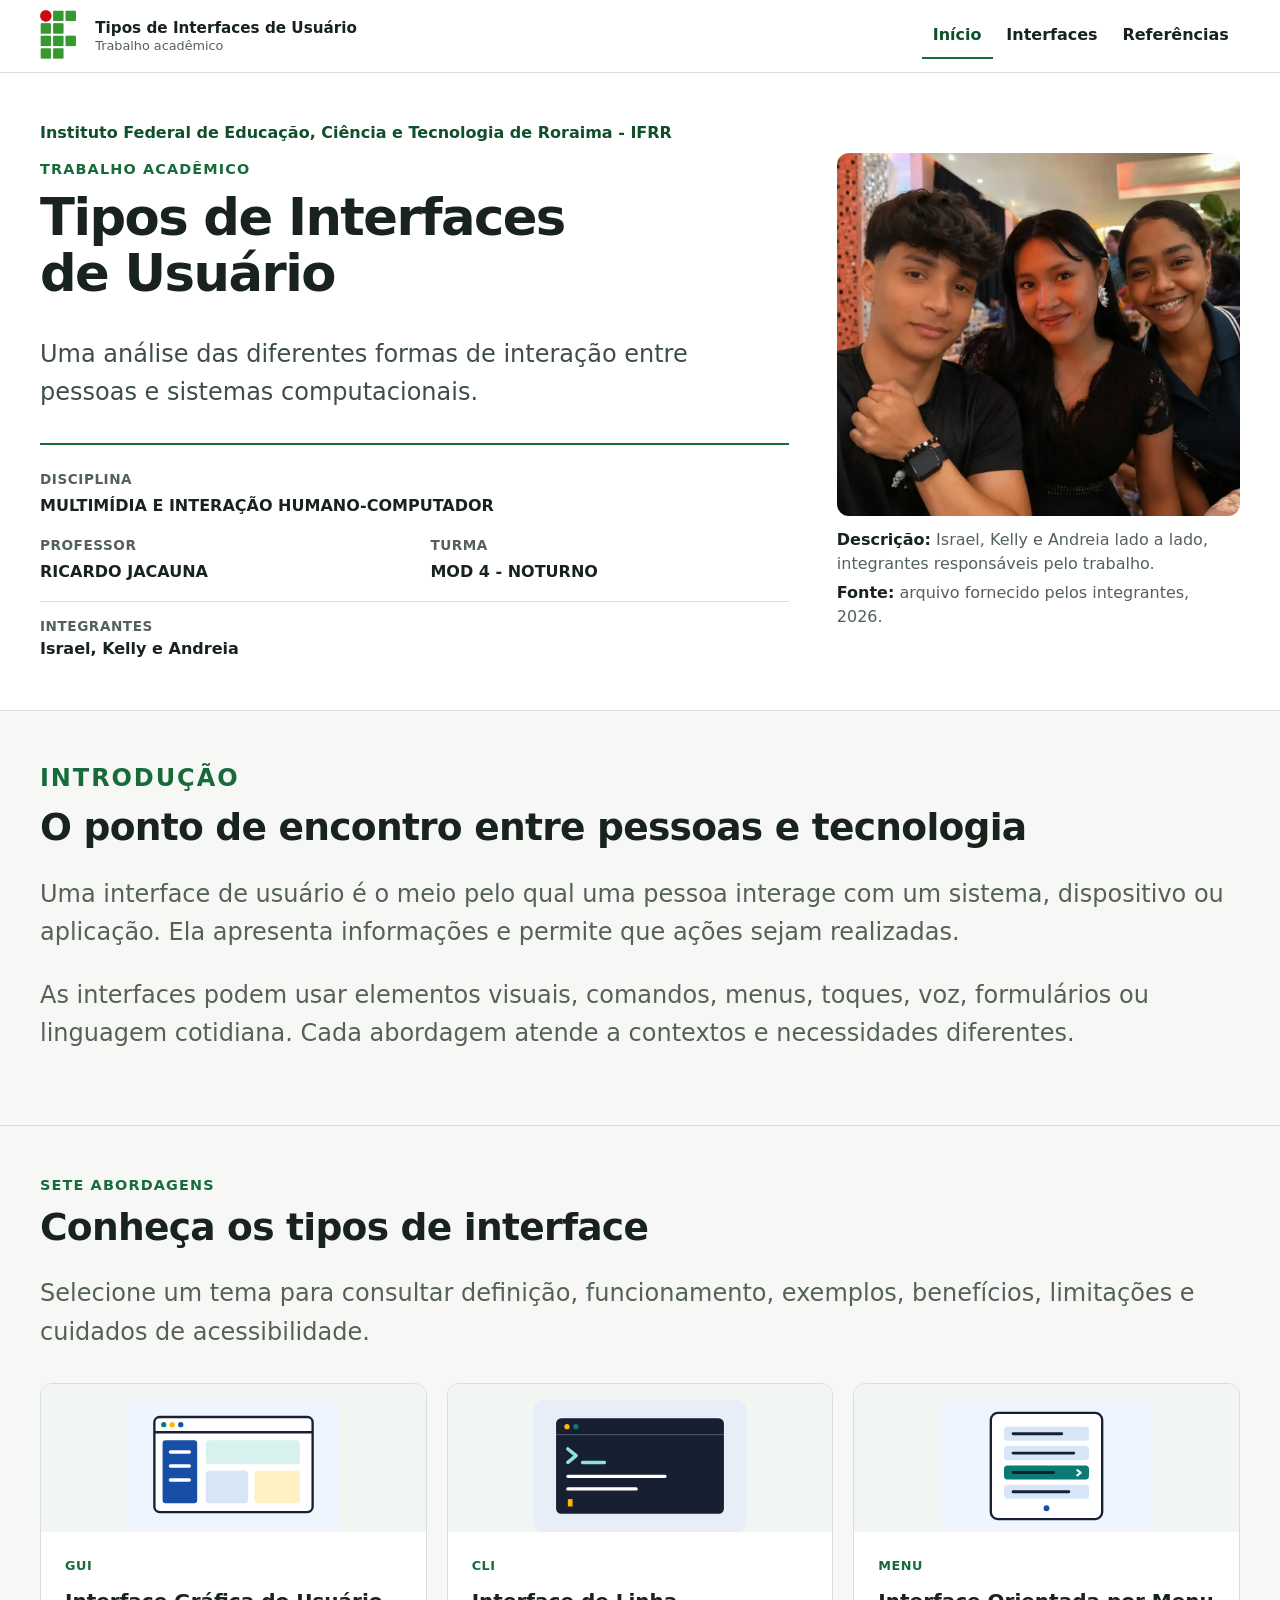
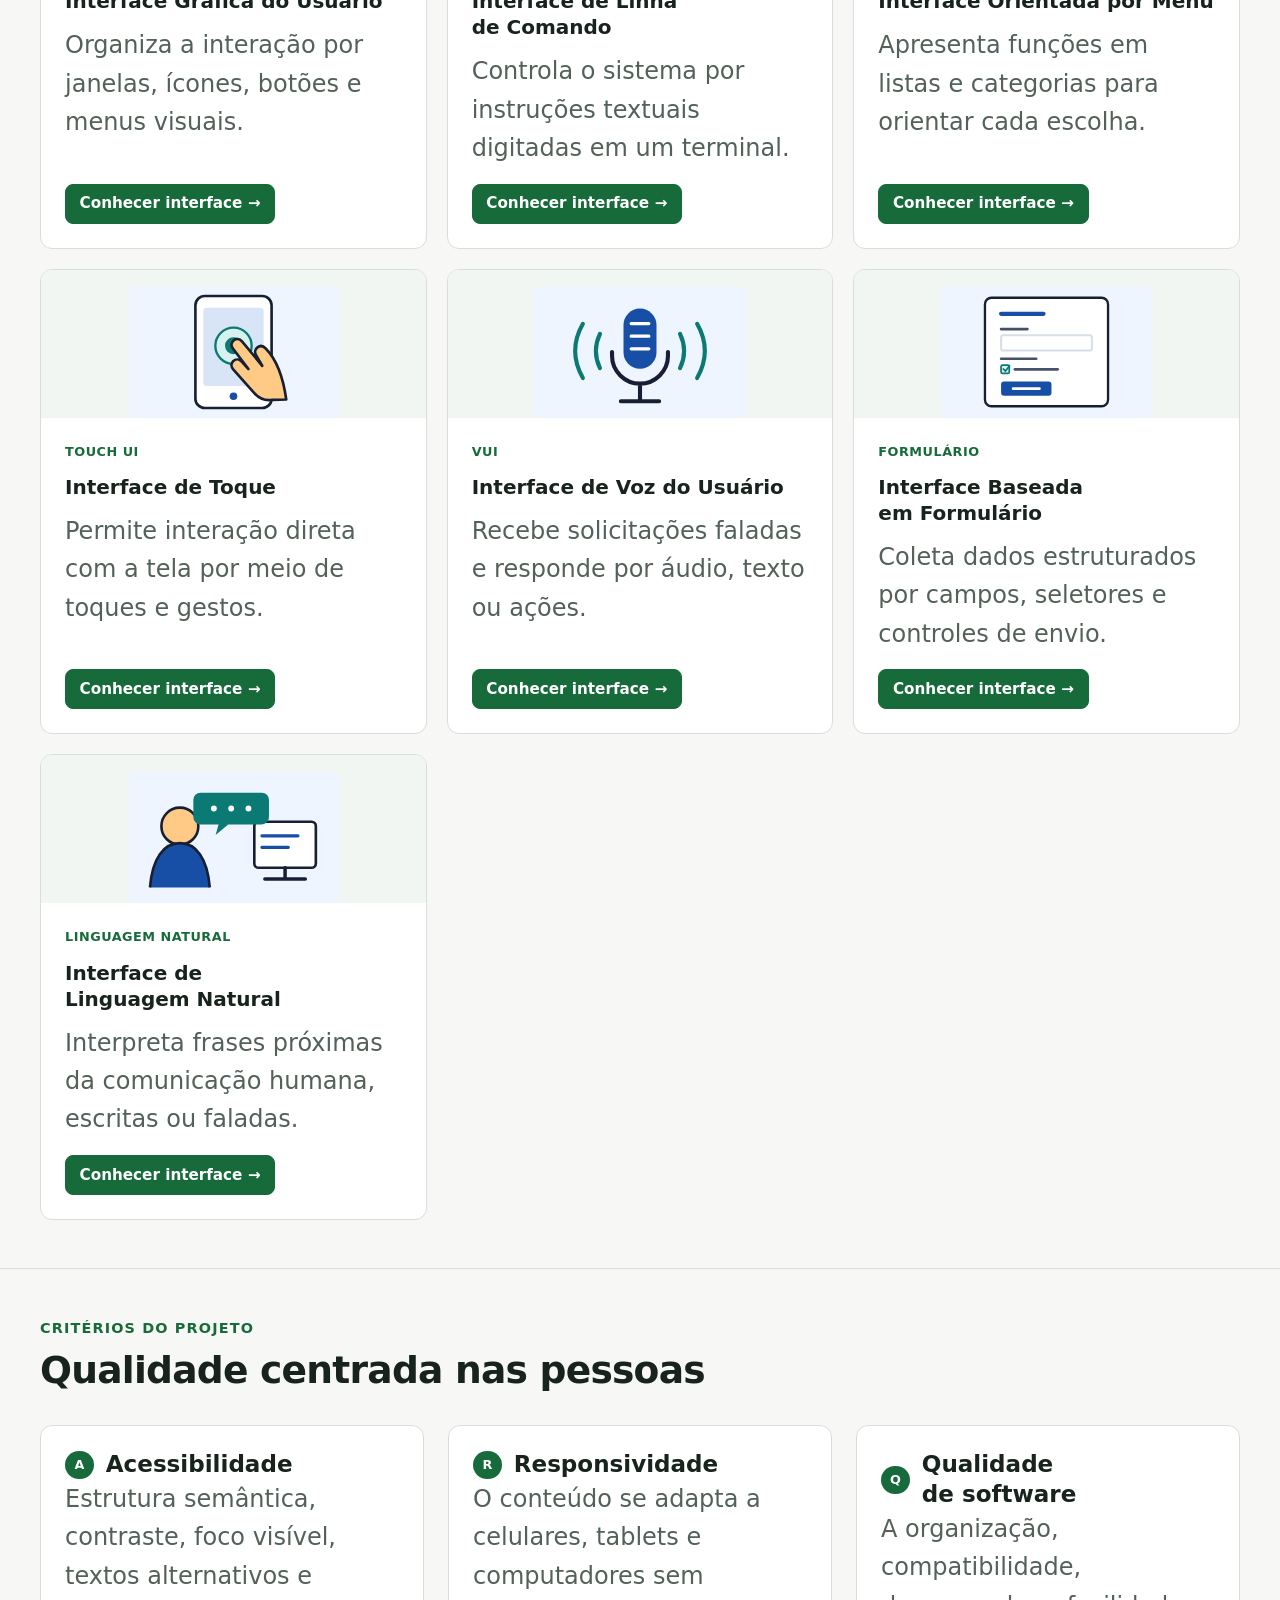
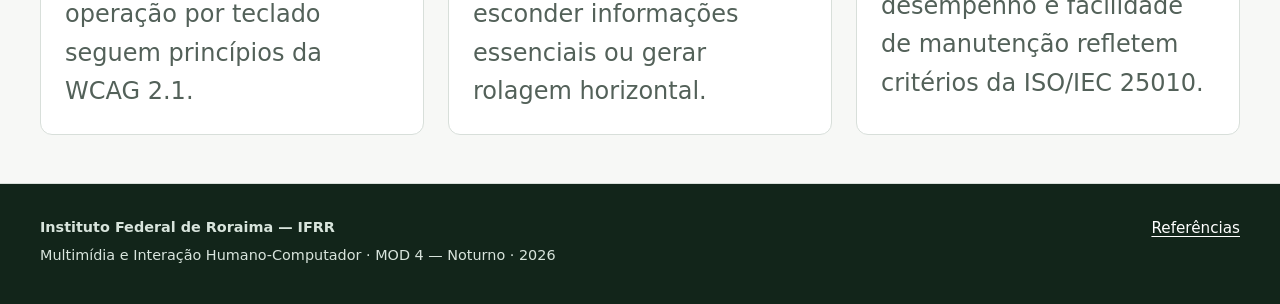
<file: index.html>
﻿<!doctype html>
<html lang="pt-BR">
<head>
  <meta charset="utf-8">
  <meta name="viewport" content="width=device-width, initial-scale=1">
  <meta name="description" content="Site acadêmico do IFRR sobre sete tipos de interfaces de usuário, suas aplicações, vantagens, limitações e acessibilidade.">
  <title>Tipos de Interfaces de Usuário — IFRR</title>
  <link rel="icon" href="./img/favicon.svg" type="image/svg+xml">
  <link rel="stylesheet" href="./libs/lenis/lenis.css">
  <link rel="stylesheet" href="./css/style.css">
  <script src="./libs/lenis/lenis.min.js" defer></script>
  <script src="./js/main.js" defer></script>
</head>
<body id="topo">
  <a class="pular-conteudo" href="#conteudo-principal">Pular para o conteúdo principal</a>

  <header class="site-header">
    <div class="container header-inner">
      <a class="brand" href="./index.html" aria-label="Ir para a página inicial - Tipos de Interfaces de Usuário">
        <img src="./img/logo-ifrr.png" width="849" height="175" alt="Logo do Instituto Federal de Educação, Ciência e Tecnologia de Roraima">
        <span class="brand-text">
          <strong>Tipos de Interfaces de Usuário</strong>
          <span>Trabalho acadêmico</span>
        </span>
      </a>
      <button class="botao-menu" type="button" aria-expanded="false" aria-controls="menu-principal">
        <span class="texto-menu">Menu</span>
        <span class="icone-menu" aria-hidden="true"></span>
      </button>
      <nav class="site-nav" id="menu-principal" aria-label="Navegação principal">
        <ul>
          <li><a href="./index.html" aria-current="page">Início</a></li>
          <li><a href="#interfaces">Interfaces</a></li>
          <li><a href="./paginas/referencias.html">Referências</a></li>
        </ul>
      </nav>
    </div>
  </header>

  <main id="conteudo-principal" tabindex="-1">
    <section class="hero" aria-labelledby="titulo-principal">
      <div class="container hero-grid">
        <div>
          <p class="institution-name">Instituto Federal de Educação, Ciência e Tecnologia de Roraima - IFRR</p>
          <p class="eyebrow">Trabalho acadêmico</p>
          <h1 id="titulo-principal">Tipos de Interfaces de Usuário</h1>
          <p class="lead">Uma análise das diferentes formas de interação entre pessoas e sistemas computacionais.</p>

          <dl class="academic-data">
            <div class="wide">
              <dt>Disciplina</dt>
              <dd>MULTIMÍDIA E INTERAÇÃO HUMANO-COMPUTADOR</dd>
            </div>
            <div>
              <dt>Professor</dt>
              <dd>RICARDO JACAUNA</dd>
            </div>
            <div>
              <dt>Turma</dt>
              <dd>MOD 4 - NOTURNO</dd>
            </div>
          </dl>

          <section class="integrantes-resumo" id="integrantes" aria-labelledby="integrantes-titulo">
            <h2 id="integrantes-titulo">Integrantes</h2>
            <p>Israel, Kelly e Andreia</p>
          </section>
        </div>

        <figure class="hero-figure figura-conteudo">
          <img src="./img/fotos-integrantes.webp" width="750" height="1333" alt="Israel, Kelly e Andreia lado a lado, integrantes responsáveis pelo trabalho">
          <figcaption>
            <span><strong>Descrição:</strong> Israel, Kelly e Andreia lado a lado, integrantes responsáveis pelo trabalho.</span>
            <span><strong>Fonte:</strong> arquivo fornecido pelos integrantes, 2026.</span>
          </figcaption>
        </figure>
      </div>
    </section>

    <section class="section secao-introducao" aria-labelledby="introducao-titulo">
      <div class="container">
        <div class="conteudo-introducao">
          <p class="eyebrow">Introdução</p>
          <h2 id="introducao-titulo">O ponto de encontro entre pessoas e tecnologia</h2>
          <p>Uma interface de usuário é o meio pelo qual uma pessoa interage com um sistema, dispositivo ou aplicação. Ela apresenta informações e permite que ações sejam realizadas.</p>
          <p>As interfaces podem usar elementos visuais, comandos, menus, toques, voz, formulários ou linguagem cotidiana. Cada abordagem atende a contextos e necessidades diferentes.</p>
        </div>
      </div>
    </section>

    <section class="section secao-interfaces" id="interfaces" aria-labelledby="interfaces-titulo">
      <div class="container">
        <div class="section-heading texto-introdutorio">
          <p class="eyebrow">Sete abordagens</p>
          <h2 id="interfaces-titulo">Conheça os tipos de interface</h2>
          <p>Selecione um tema para consultar definição, funcionamento, exemplos, benefícios, limitações e cuidados de acessibilidade.</p>
        </div>

        <div class="cards grade-interfaces">
          <a class="interface-card" href="./paginas/gui.html">
            <div class="card-visual">
              <img src="./img/gui.svg" width="720" height="450" loading="lazy" alt="Tela de computador com menu lateral, janela, botões e cartões visuais">
            </div>
            <div class="card-body">
              <span class="tag">GUI</span>
              <h3>Interface Gráfica do Usuário</h3>
              <p>Organiza a interação por janelas, ícones, botões e menus visuais.</p>
              <span class="card-cta">Conhecer interface <span aria-hidden="true">→</span></span>
            </div>
          </a>

          <a class="interface-card" href="./paginas/cli.html">
            <div class="card-visual">
              <img src="./img/cli.svg" width="720" height="450" loading="lazy" alt="Janela de terminal escura com linhas de comando e cursor, representando uma interface de linha de comando">
            </div>
            <div class="card-body">
              <span class="tag">CLI</span>
              <h3>Interface de Linha de Comando</h3>
              <p>Controla o sistema por instruções textuais digitadas em um terminal.</p>
              <span class="card-cta">Conhecer interface <span aria-hidden="true">→</span></span>
            </div>
          </a>

          <a class="interface-card" href="./paginas/menu.html">
            <div class="card-visual">
              <img src="./img/menu.svg" width="720" height="450" loading="lazy" alt="Painel com opções organizadas em lista e uma opção destacada, representando uma interface orientada por menu">
            </div>
            <div class="card-body">
              <span class="tag">Menu</span>
              <h3>Interface Orientada por Menu</h3>
              <p>Apresenta funções em listas e categorias para orientar cada escolha.</p>
              <span class="card-cta">Conhecer interface <span aria-hidden="true">→</span></span>
            </div>
          </a>

          <a class="interface-card" href="./paginas/touch-ui.html">
            <div class="card-visual">
              <img src="./img/touch-ui.svg" width="720" height="450" loading="lazy" alt="Mão tocando um botão circular na tela de um dispositivo móvel, representando uma interface de toque">
            </div>
            <div class="card-body">
              <span class="tag">Touch UI</span>
              <h3>Interface de Toque</h3>
              <p>Permite interação direta com a tela por meio de toques e gestos.</p>
              <span class="card-cta">Conhecer interface <span aria-hidden="true">→</span></span>
            </div>
          </a>

          <a class="interface-card" href="./paginas/vui.html">
            <div class="card-visual">
              <img src="./img/vui.svg" width="720" height="450" loading="lazy" alt="Microfone cercado por ondas sonoras azuis e verdes, representando uma interface de voz">
            </div>
            <div class="card-body">
              <span class="tag">VUI</span>
              <h3>Interface de Voz do Usuário</h3>
              <p>Recebe solicitações faladas e responde por áudio, texto ou ações.</p>
              <span class="card-cta">Conhecer interface <span aria-hidden="true">→</span></span>
            </div>
          </a>

          <a class="interface-card" href="./paginas/formulario.html">
            <div class="card-visual">
              <img src="./img/formulario.svg" width="720" height="450" loading="lazy" alt="Formulário com campos de texto, caixa de seleção, rótulos e botão de envio">
            </div>
            <div class="card-body">
              <span class="tag">Formulário</span>
              <h3>Interface Baseada em Formulário</h3>
              <p>Coleta dados estruturados por campos, seletores e controles de envio.</p>
              <span class="card-cta">Conhecer interface <span aria-hidden="true">→</span></span>
            </div>
          </a>

          <a class="interface-card" href="./paginas/linguagem-natural.html">
            <div class="card-visual">
              <img src="./img/linguagem-natural.svg" width="720" height="450" loading="lazy" alt="Pessoa e computador trocando balões de conversa, representando interação por linguagem natural">
            </div>
            <div class="card-body">
              <span class="tag">Linguagem natural</span>
              <h3>Interface de Linguagem Natural</h3>
              <p>Interpreta frases próximas da comunicação humana, escritas ou faladas.</p>
              <span class="card-cta">Conhecer interface <span aria-hidden="true">→</span></span>
            </div>
          </a>
        </div>
      </div>
    </section>

    <section class="section" aria-labelledby="criterios-titulo">
      <div class="container">
        <div class="section-heading">
          <p class="eyebrow">Critérios do projeto</p>
          <h2 id="criterios-titulo">Qualidade centrada nas pessoas</h2>
        </div>
        <div class="criteria-grid">
          <article class="content-card card-criterio">
            <div class="icon-label"><span class="icon" aria-hidden="true">A</span><h3>Acessibilidade</h3></div>
            <p>Estrutura semântica, contraste, foco visível, textos alternativos e operação por teclado seguem princípios da WCAG 2.1.</p>
          </article>
          <article class="content-card card-criterio">
            <div class="icon-label"><span class="icon" aria-hidden="true">R</span><h3>Responsividade</h3></div>
            <p>O conteúdo se adapta a celulares, tablets e computadores sem esconder informações essenciais ou gerar rolagem horizontal.</p>
          </article>
          <article class="content-card card-criterio">
            <div class="icon-label"><span class="icon" aria-hidden="true">Q</span><h3>Qualidade de software</h3></div>
            <p>A organização, compatibilidade, desempenho e facilidade de manutenção refletem critérios da ISO/IEC 25010.</p>
          </article>
        </div>
      </div>
    </section>

  </main>

  <footer class="site-footer">
    <div class="container footer-grid">
      <div>
        <p><strong>Instituto Federal de Roraima — IFRR</strong></p>
        <p>Multimídia e Interação Humano-Computador · <button class="controle-scroll-suave" type="button" aria-pressed="false">MOD 4</button> — Noturno · 2026</p>
      </div>
      <nav class="footer-links" aria-label="Navegação do rodapé">
        <a href="./paginas/referencias.html">Referências</a>
      </nav>
    </div>
  </footer>

  <button class="back-to-top" type="button" data-back-to-top aria-label="Voltar ao topo da página">Voltar ao topo ↑</button>
</body>
</html>
</file>
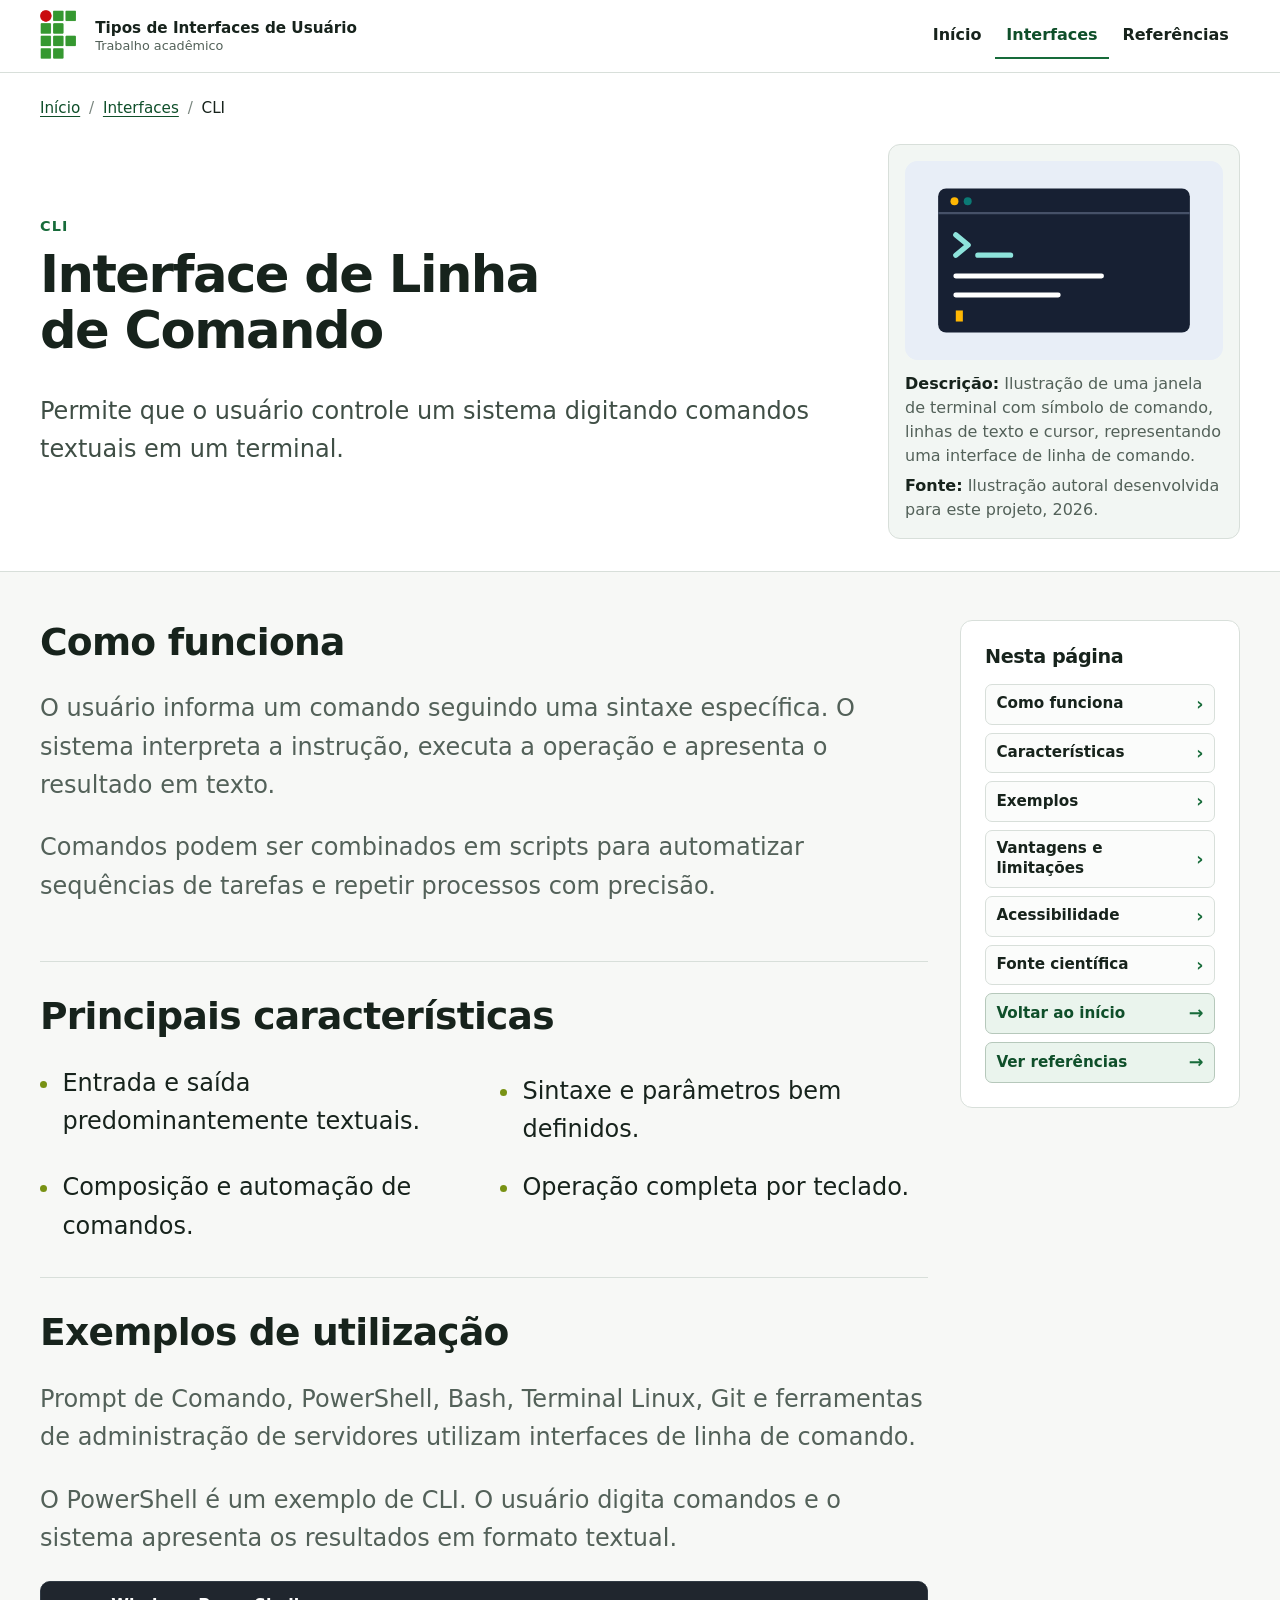
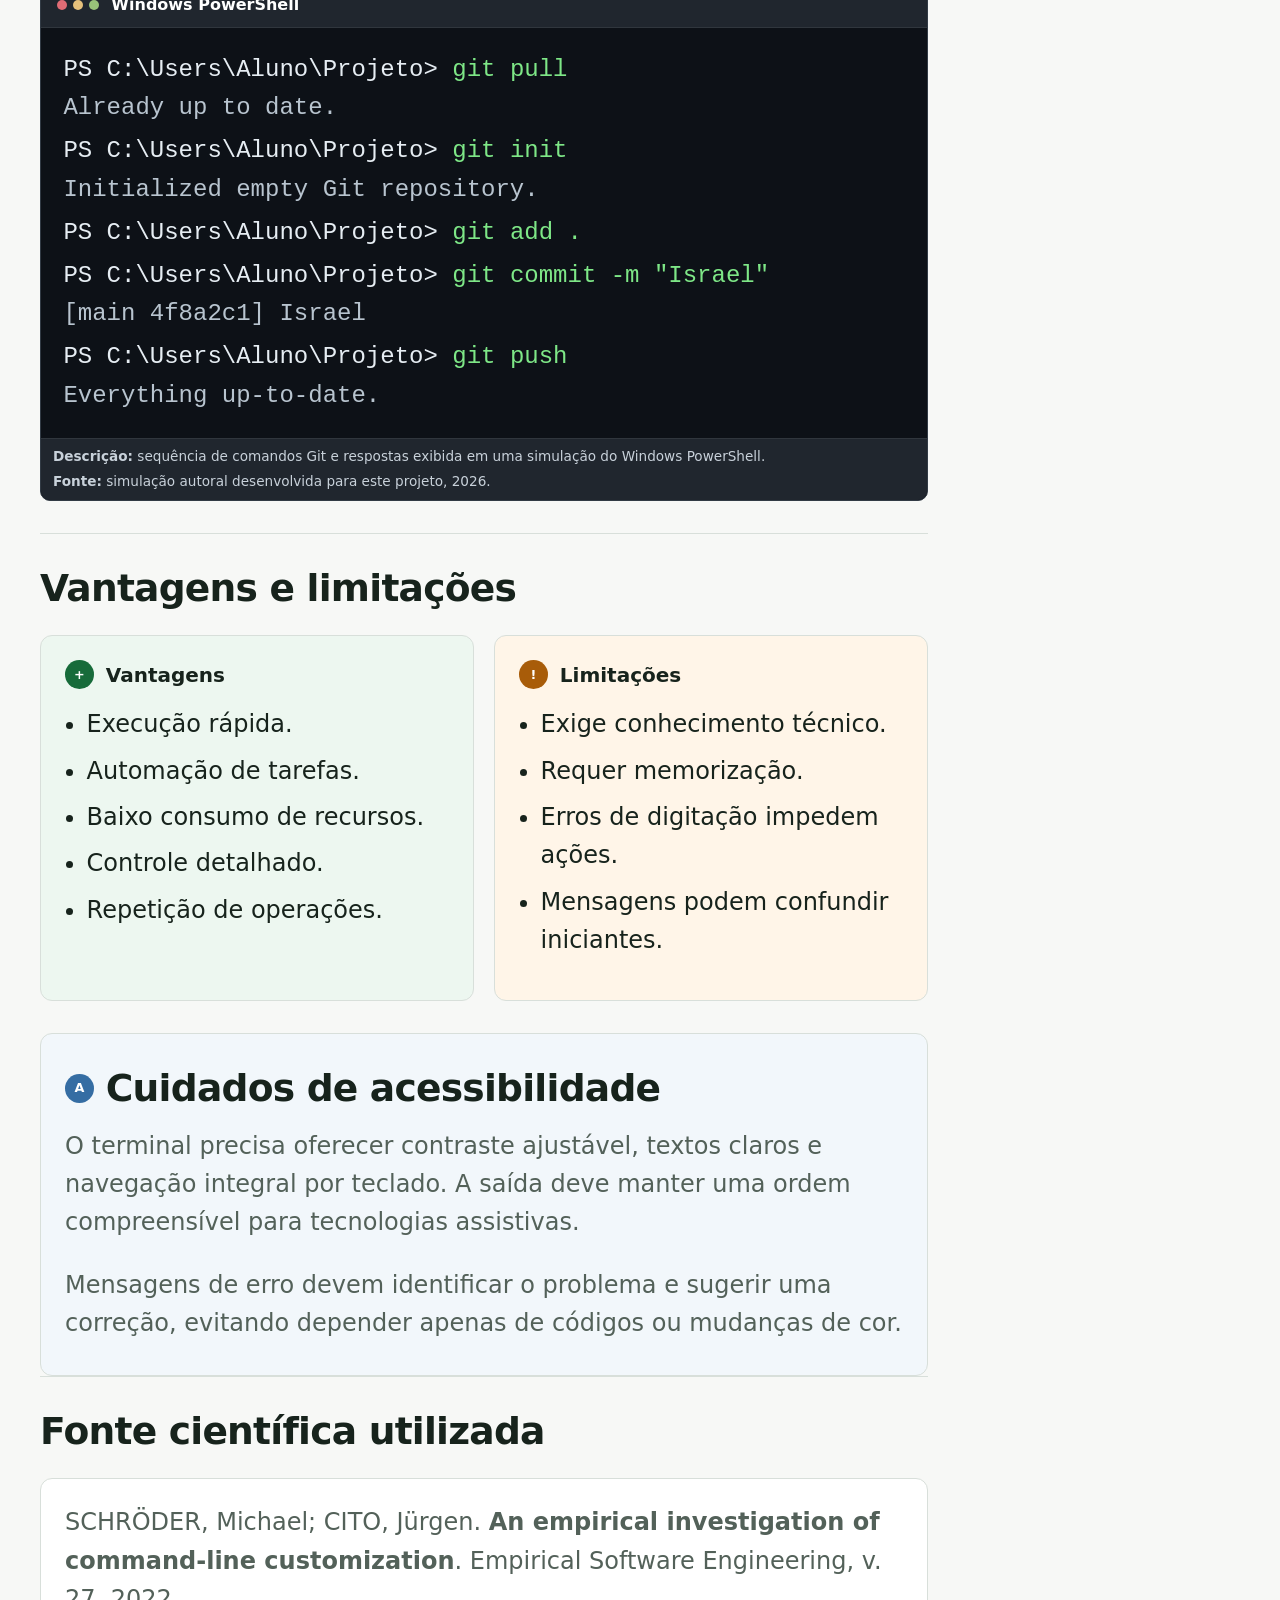
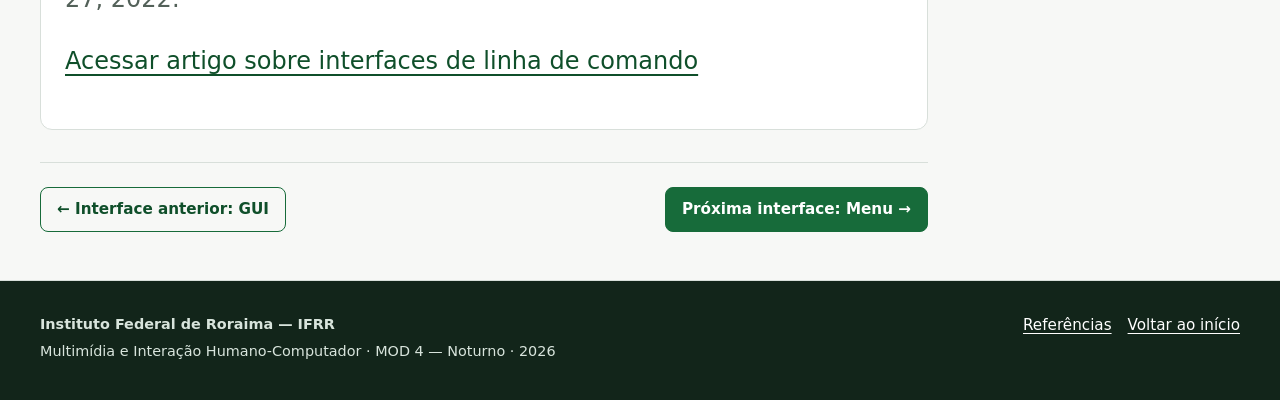
<file: paginas/cli.html>
﻿<!doctype html>
<html lang="pt-BR">
<head>
  <meta charset="utf-8">
  <meta name="viewport" content="width=device-width, initial-scale=1">
  <meta name="description" content="Definição, funcionamento, exemplos, vantagens, limitações e acessibilidade da Interface de Linha de Comando (CLI).">
  <title>CLI — Interface de Linha de Comando</title>
  <link rel="icon" href="../img/favicon.svg" type="image/svg+xml">
  <link rel="stylesheet" href="../libs/lenis/lenis.css">
  <link rel="stylesheet" href="../css/style.css">
  <script src="../libs/lenis/lenis.min.js" defer></script>
  <script src="../js/main.js" defer></script>
</head>
<body id="topo">
  <a class="pular-conteudo" href="#conteudo-principal">Pular para o conteúdo principal</a>
  <header class="site-header">
    <div class="container header-inner">
      <a class="brand" href="../index.html" aria-label="Ir para a página inicial — Tipos de Interfaces de Usuário">
        <img src="../img/logo-ifrr.png" width="849" height="175" alt="Logo do Instituto Federal de Educação, Ciência e Tecnologia de Roraima">
        <span class="brand-text"><strong>Tipos de Interfaces de Usuário</strong><span>Trabalho acadêmico</span></span>
      </a>
      <button class="botao-menu" type="button" aria-expanded="false" aria-controls="menu-principal">
        <span class="texto-menu">Menu</span><span class="icone-menu" aria-hidden="true"></span>
      </button>
      <nav class="site-nav" id="menu-principal" aria-label="Navegação principal">
        <ul><li><a href="../index.html">Início</a></li><li><a href="../index.html#interfaces" aria-current="page">Interfaces</a></li><li><a href="./referencias.html">Referências</a></li></ul>
      </nav>
    </div>
  </header>
  <main id="conteudo-principal" tabindex="-1">
    <header class="topic-header">
      <div class="container">
        <nav class="breadcrumb" aria-label="Trilha de navegação"><ol><li><a href="../index.html">Início</a></li><li><a href="../index.html#interfaces">Interfaces</a></li><li aria-current="page">CLI</li></ol></nav>
        <div class="topic-hero">
          <div>
            <p class="eyebrow">CLI</p>
            <h1>Interface de Linha de Comando</h1>
            <p class="lead definition">Permite que o usuário controle um sistema digitando comandos textuais em um terminal.</p>
          </div>
          <figure class="topic-figure figura-conteudo">
            <img src="../img/cli.svg" width="720" height="450" alt="Janela de terminal escura com símbolo de comando, linhas de texto e cursor amarelo, representando uma interface de linha de comando.">
            <figcaption>
              <span><strong>Descrição:</strong> Ilustração de uma janela de terminal com símbolo de comando, linhas de texto e cursor, representando uma interface de linha de comando.</span>
              <span><strong>Fonte:</strong> Ilustração autoral desenvolvida para este projeto, 2026.</span>
            </figcaption>
          </figure>
        </div>
      </div>
    </header>
    <article class="section">
      <div class="container layout-pagina">
        <div class="conteudo-pagina">
          <section id="funcionamento" aria-labelledby="funcionamento-titulo">
            <h2 id="funcionamento-titulo">Como funciona</h2>
            <p>O usuário informa um comando seguindo uma sintaxe específica. O sistema interpreta a instrução, executa a operação e apresenta o resultado em texto.</p>
            <p>Comandos podem ser combinados em scripts para automatizar sequências de tarefas e repetir processos com precisão.</p>
          </section>
          <section id="caracteristicas" aria-labelledby="caracteristicas-titulo">
            <h2 id="caracteristicas-titulo">Principais características</h2>
            <ul class="feature-list">
              <li>Entrada e saída predominantemente textuais.</li>
              <li>Sintaxe e parâmetros bem definidos.</li>
              <li>Composição e automação de comandos.</li>
              <li>Operação completa por teclado.</li>
            </ul>
          </section>
          <section id="exemplos" aria-labelledby="exemplos-titulo">
            <h2 id="exemplos-titulo">Exemplos de utilização</h2>
            <p>Prompt de Comando, PowerShell, Bash, Terminal Linux, Git e ferramentas de administração de servidores utilizam interfaces de linha de comando.</p>
            <p>O PowerShell é um exemplo de CLI. O usuário digita comandos e o sistema apresenta os resultados em formato textual.</p>
            <figure class="powershell-demo">
              <div class="terminal-barra" aria-hidden="true">
                <span class="terminal-dots" aria-hidden="true"><span></span><span></span><span></span></span>
                <strong class="terminal-titulo">Windows PowerShell</strong>
              </div>
              <div class="terminal-conteudo" role="img" aria-label="Simulação de uma janela do Windows PowerShell mostrando, nesta ordem, os comandos git pull, git init, git add ponto, git commit com a mensagem Israel e git push, acompanhados das respostas do terminal." data-lenis-prevent>
                <p>PS C:\Users\Aluno\Projeto&gt; <span class="command">git pull</span></p>
                <p class="output">Already up to date.</p>
                <p class="terminal-gap" aria-hidden="true"></p>
                <p>PS C:\Users\Aluno\Projeto&gt; <span class="command">git init</span></p>
                <p class="output">Initialized empty Git repository.</p>
                <p class="terminal-gap" aria-hidden="true"></p>
                <p>PS C:\Users\Aluno\Projeto&gt; <span class="command">git add .</span></p>
                <p class="terminal-gap" aria-hidden="true"></p>
                <p>PS C:\Users\Aluno\Projeto&gt; <span class="command">git commit -m &quot;Israel&quot;</span></p>
                <p class="output">[main 4f8a2c1] Israel</p>
                <p class="terminal-gap" aria-hidden="true"></p>
                <p>PS C:\Users\Aluno\Projeto&gt; <span class="command">git push</span></p>
                <p class="output">Everything up-to-date.</p>
              </div>
              <figcaption>
                <span><strong>Descrição:</strong> sequência de comandos Git e respostas exibida em uma simulação do Windows PowerShell.</span>
                <span><strong>Fonte:</strong> simulação autoral desenvolvida para este projeto, 2026.</span>
              </figcaption>
            </figure>
          </section>
          <section id="analise" aria-labelledby="analise-titulo">
            <h2 id="analise-titulo">Vantagens e limitações</h2>
            <div class="grade-comparacao">
              <section class="card-comparacao advantages" aria-labelledby="vantagens-titulo">
                <div class="icon-label"><span class="icon" aria-hidden="true">+</span><h3 id="vantagens-titulo">Vantagens</h3></div>
                <ul><li>Execução rápida.</li><li>Automação de tarefas.</li><li>Baixo consumo de recursos.</li><li>Controle detalhado.</li><li>Repetição de operações.</li></ul>
              </section>
              <section class="card-comparacao limitations" aria-labelledby="limitacoes-titulo">
                <div class="icon-label"><span class="icon" aria-hidden="true">!</span><h3 id="limitacoes-titulo">Limitações</h3></div>
                <ul><li>Exige conhecimento técnico.</li><li>Requer memorização.</li><li>Erros de digitação impedem ações.</li><li>Mensagens podem confundir iniciantes.</li></ul>
              </section>
            </div>
          </section>
          <section id="acessibilidade" class="content-card accessibility" aria-labelledby="acessibilidade-titulo">
            <div class="icon-label"><span class="icon" aria-hidden="true">A</span><h2 id="acessibilidade-titulo">Cuidados de acessibilidade</h2></div>
            <p>O terminal precisa oferecer contraste ajustável, textos claros e navegação integral por teclado. A saída deve manter uma ordem compreensível para tecnologias assistivas.</p>
            <p>Mensagens de erro devem identificar o problema e sugerir uma correção, evitando depender apenas de códigos ou mudanças de cor.</p>
          </section>
          <section id="fonte" class="fonte-cientifica" aria-labelledby="fonte-titulo">
            <h2 id="fonte-titulo">Fonte científica utilizada</h2>
            <div class="source-box card-fonte">
              <p>SCHRÖDER, Michael; CITO, Jürgen. <strong>An empirical investigation of command-line customization</strong>. Empirical Software Engineering, v. 27, 2022.</p>
              <p><a href="https://doi.org/10.1007/s10664-021-10036-y" target="_blank" rel="noopener noreferrer">Acessar artigo sobre interfaces de linha de comando<span class="texto-leitor"> — abre em uma nova aba</span></a></p>
            </div>
          </section>
          <nav class="page-navigation" aria-label="Navegação entre interfaces">
            <a class="button secondary" href="./gui.html">← Interface anterior: GUI</a>
            <a class="button" href="./menu.html">Próxima interface: Menu →</a>
          </nav>
        </div>
        <aside class="menu-pagina" aria-labelledby="nesta-pagina">
          <h2 id="nesta-pagina">Nesta página</h2>
          <ul><li><a href="#funcionamento">Como funciona</a></li><li><a href="#caracteristicas">Características</a></li><li><a href="#exemplos">Exemplos</a></li><li><a href="#analise">Vantagens e limitações</a></li><li><a href="#acessibilidade">Acessibilidade</a></li><li><a href="#fonte">Fonte científica</a></li><li><a class="menu-link-secondary" href="../index.html">Voltar ao início</a></li><li><a class="menu-link-secondary" href="./referencias.html">Ver referências</a></li></ul>
        </aside>
      </div>
    </article>
  </main>
  <footer class="site-footer">
    <div class="container footer-grid">
      <div><p><strong>Instituto Federal de Roraima — IFRR</strong></p><p>Multimídia e Interação Humano-Computador · <button class="controle-scroll-suave" type="button" aria-pressed="false">MOD 4</button> — Noturno · 2026</p></div>
      <nav class="footer-links" aria-label="Navegação do rodapé"><a href="./referencias.html">Referências</a><a href="../index.html">Voltar ao início</a></nav>
    </div>
  </footer>
  <button class="back-to-top" type="button" data-back-to-top aria-label="Voltar ao topo da página">Voltar ao topo ↑</button>
</body>
</html>
</file>
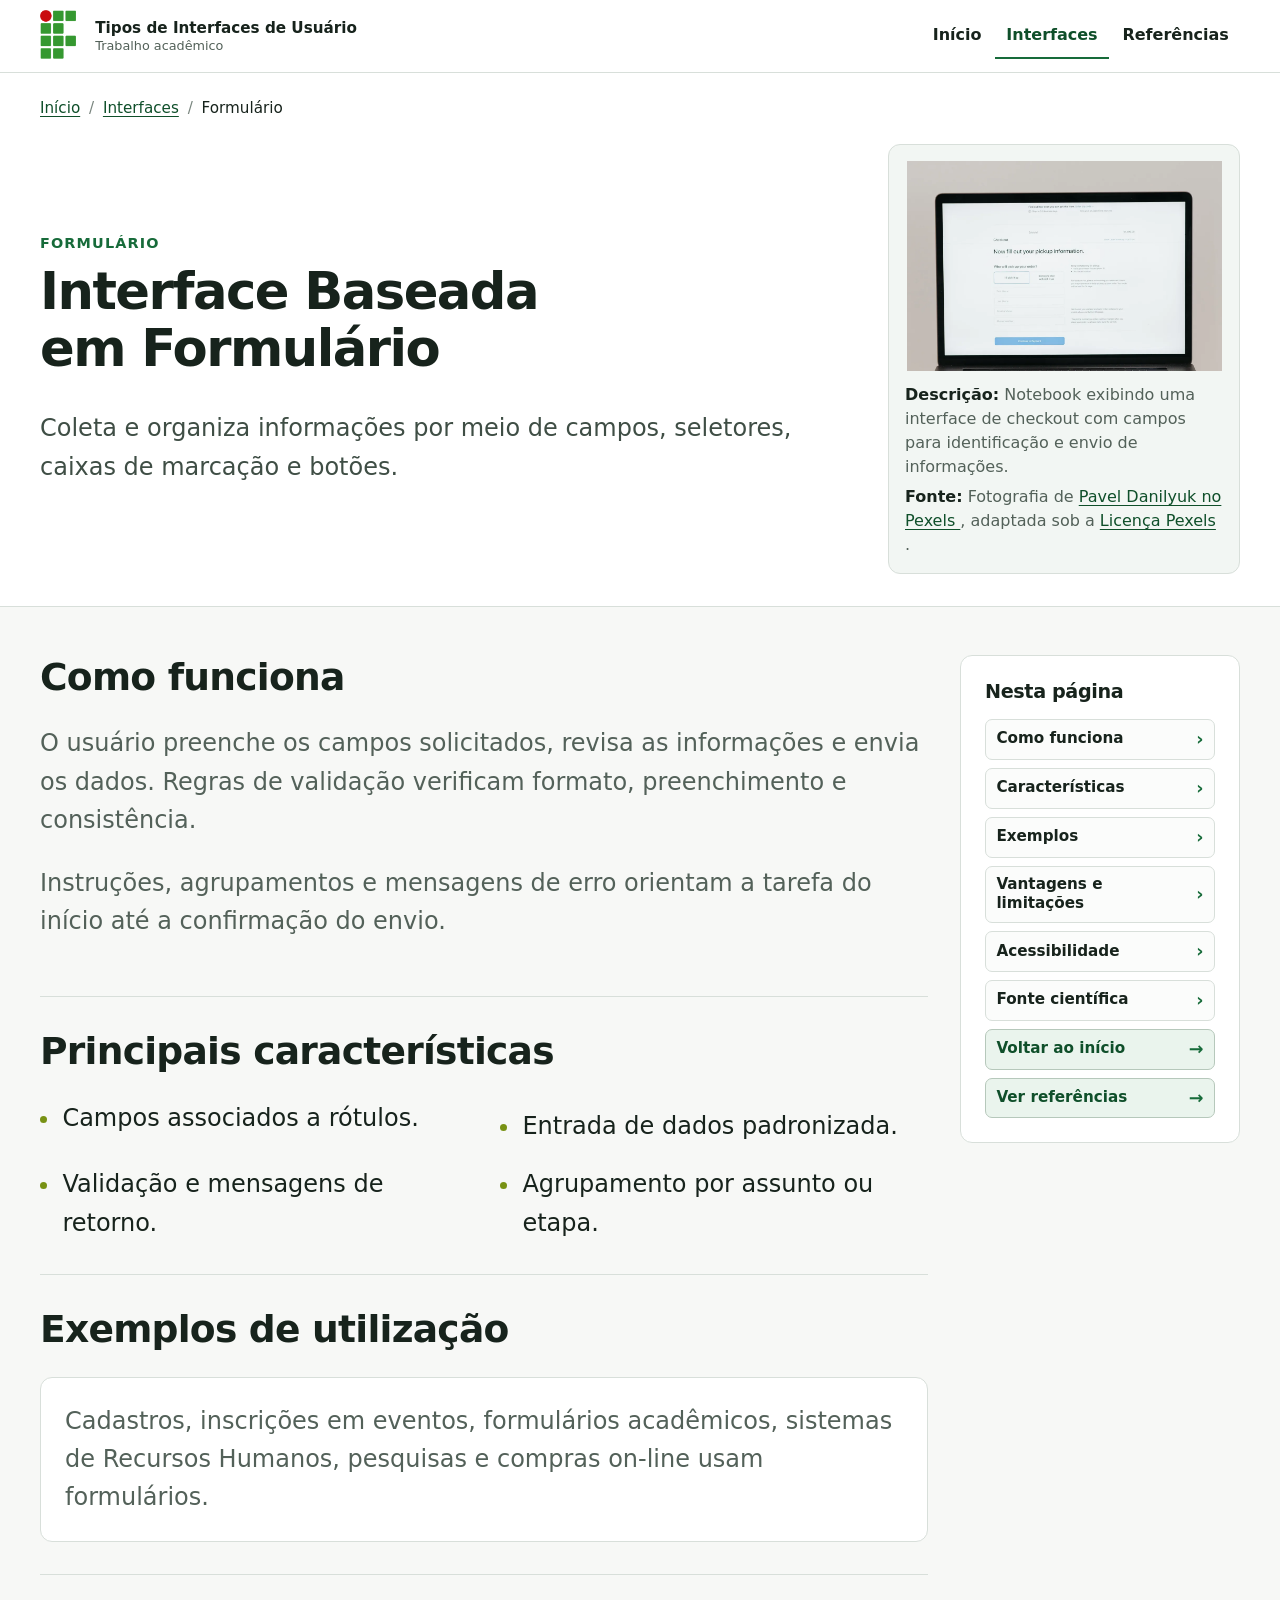
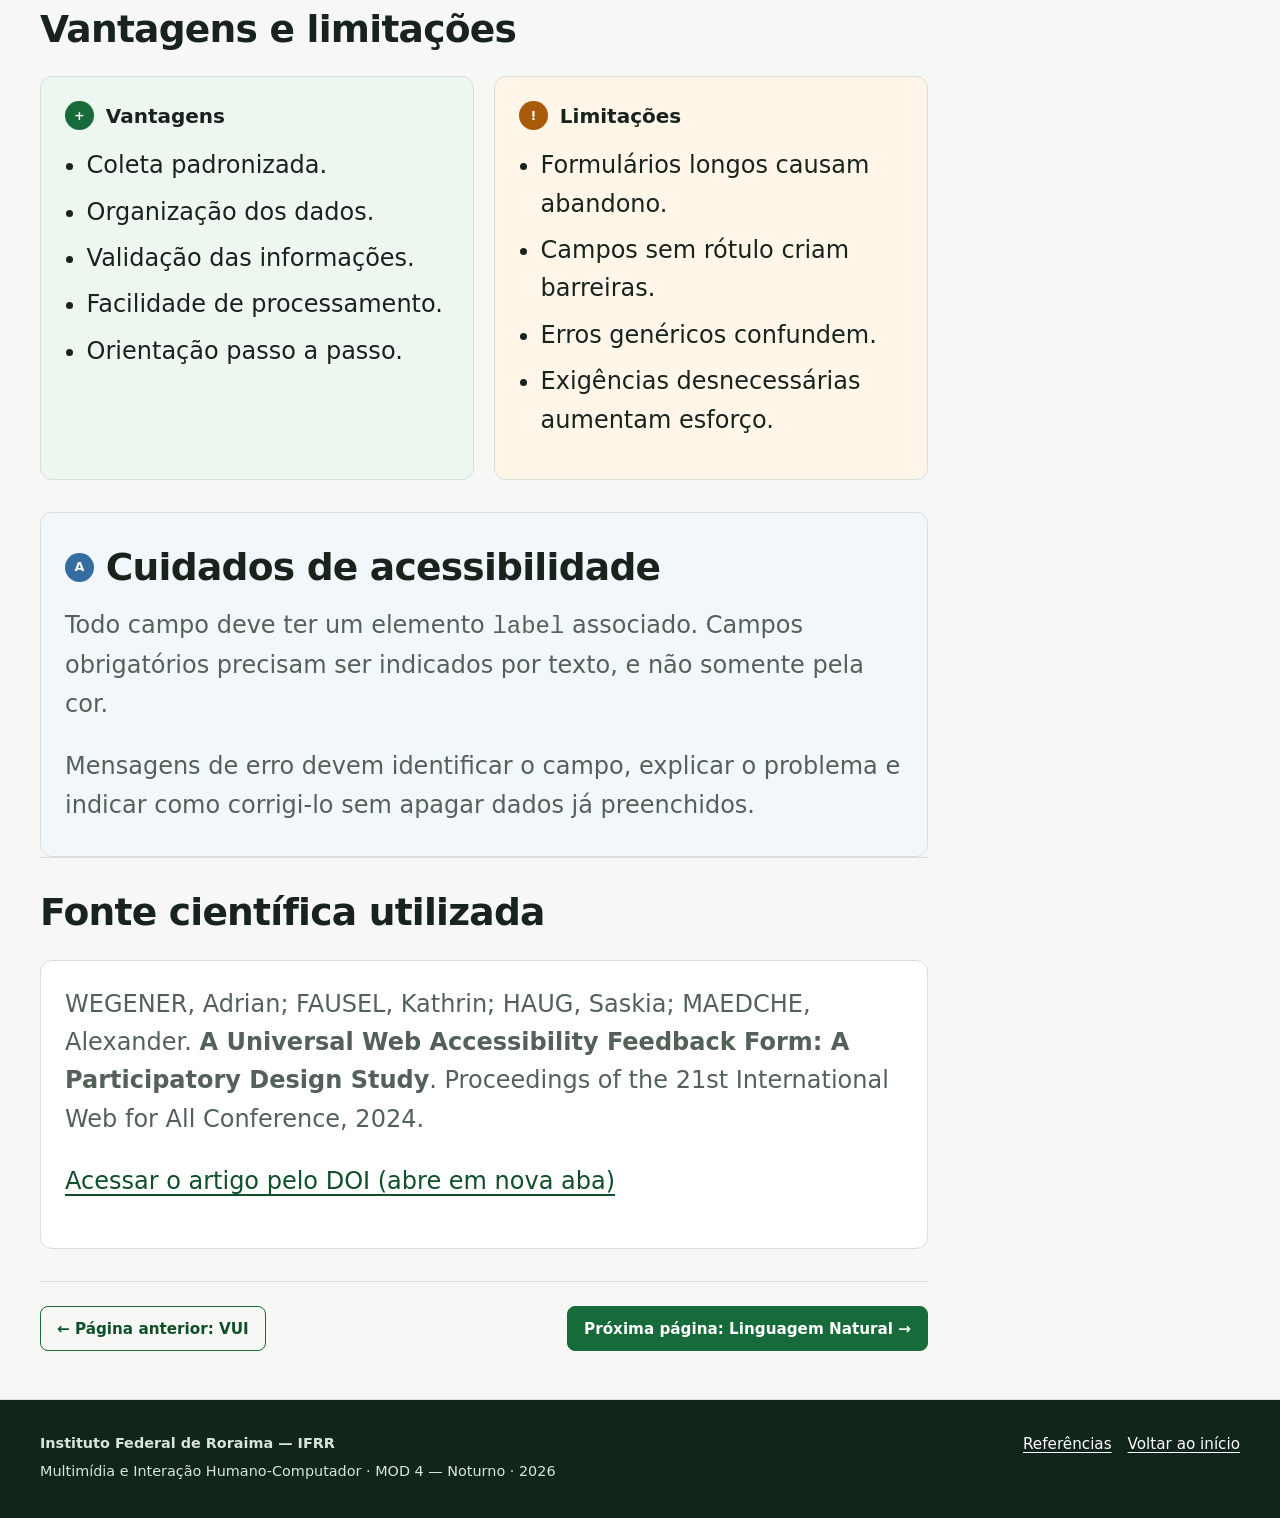
<file: paginas/formulario.html>
﻿<!doctype html>
<html lang="pt-BR">
<head>
  <meta charset="utf-8">
  <meta name="viewport" content="width=device-width, initial-scale=1">
  <meta name="description" content="Definição, funcionamento, exemplos, vantagens, limitações e acessibilidade da Interface Baseada em Formulário.">
  <title>Formulário — Interface Baseada em Formulário</title>
  <link rel="icon" href="../img/favicon.svg" type="image/svg+xml">
  <link rel="stylesheet" href="../libs/lenis/lenis.css">
  <link rel="stylesheet" href="../css/style.css">
  <script src="../libs/lenis/lenis.min.js" defer></script>
  <script src="../js/main.js" defer></script>
</head>
<body id="topo">
  <a class="pular-conteudo" href="#conteudo-principal">Pular para o conteúdo principal</a>
  <header class="site-header">
    <div class="container header-inner">
      <a class="brand" href="../index.html" aria-label="Ir para a página inicial — Tipos de Interfaces de Usuário">
        <img src="../img/logo-ifrr.png" width="849" height="175" alt="Logo do Instituto Federal de Educação, Ciência e Tecnologia de Roraima">
        <span class="brand-text"><strong>Tipos de Interfaces de Usuário</strong><span>Trabalho acadêmico</span></span>
      </a>
      <button class="botao-menu" type="button" aria-expanded="false" aria-controls="menu-principal"><span class="texto-menu">Menu</span><span class="icone-menu" aria-hidden="true"></span></button>
      <nav class="site-nav" id="menu-principal" aria-label="Navegação principal"><ul><li><a href="../index.html">Início</a></li><li><a href="../index.html#interfaces" aria-current="page">Interfaces</a></li><li><a href="./referencias.html">Referências</a></li></ul></nav>
    </div>
  </header>
  <main id="conteudo-principal" tabindex="-1">
    <header class="topic-header">
      <div class="container">
        <nav class="breadcrumb" aria-label="Trilha de navegação"><ol><li><a href="../index.html">Início</a></li><li><a href="../index.html#interfaces">Interfaces</a></li><li aria-current="page">Formulário</li></ol></nav>
        <div class="topic-hero">
          <div><p class="eyebrow">Formulário</p><h1>Interface Baseada em Formulário</h1><p class="lead definition">Coleta e organiza informações por meio de campos, seletores, caixas de marcação e botões.</p></div>
          <figure class="topic-figure figura-conteudo"><img src="../img/interface-formulario.webp" width="1200" height="800" alt="Notebook exibindo um formulário digital de checkout com campos para preenchimento de dados"><figcaption><span><strong>Descrição:</strong> Notebook exibindo uma interface de checkout com campos para identificação e envio de informações.</span><span><strong>Fonte:</strong> Fotografia de <a href="https://www.pexels.com/photo/laptop-on-brown-wooden-table-7191172/" target="_blank" rel="noopener noreferrer">Pavel Danilyuk no Pexels <span class="texto-leitor">(abre em nova aba)</span></a>, adaptada sob a <a href="https://www.pexels.com/license/" target="_blank" rel="noopener noreferrer">Licença Pexels <span class="texto-leitor">(abre em nova aba)</span></a>.</span></figcaption></figure>
        </div>
      </div>
    </header>
    <article class="section">
      <div class="container layout-pagina">
        <div class="conteudo-pagina">
          <section id="funcionamento" aria-labelledby="funcionamento-titulo">
            <h2 id="funcionamento-titulo">Como funciona</h2>
            <p>O usuário preenche os campos solicitados, revisa as informações e envia os dados. Regras de validação verificam formato, preenchimento e consistência.</p>
            <p>Instruções, agrupamentos e mensagens de erro orientam a tarefa do início até a confirmação do envio.</p>
          </section>
          <section id="caracteristicas" aria-labelledby="caracteristicas-titulo">
            <h2 id="caracteristicas-titulo">Principais características</h2>
            <ul class="feature-list"><li>Campos associados a rótulos.</li><li>Entrada de dados padronizada.</li><li>Validação e mensagens de retorno.</li><li>Agrupamento por assunto ou etapa.</li></ul>
          </section>
          <section id="exemplos" aria-labelledby="exemplos-titulo">
            <h2 id="exemplos-titulo">Exemplos de utilização</h2>
            <div class="content-card"><p>Cadastros, inscrições em eventos, formulários acadêmicos, sistemas de Recursos Humanos, pesquisas e compras on-line usam formulários.</p></div>
          </section>
          <section id="analise" aria-labelledby="analise-titulo">
            <h2 id="analise-titulo">Vantagens e limitações</h2>
            <div class="grade-comparacao">
              <section class="card-comparacao advantages" aria-labelledby="vantagens-titulo"><div class="icon-label"><span class="icon" aria-hidden="true">+</span><h3 id="vantagens-titulo">Vantagens</h3></div><ul><li>Coleta padronizada.</li><li>Organização dos dados.</li><li>Validação das informações.</li><li>Facilidade de processamento.</li><li>Orientação passo a passo.</li></ul></section>
              <section class="card-comparacao limitations" aria-labelledby="limitacoes-titulo"><div class="icon-label"><span class="icon" aria-hidden="true">!</span><h3 id="limitacoes-titulo">Limitações</h3></div><ul><li>Formulários longos causam abandono.</li><li>Campos sem rótulo criam barreiras.</li><li>Erros genéricos confundem.</li><li>Exigências desnecessárias aumentam esforço.</li></ul></section>
            </div>
          </section>
          <section id="acessibilidade" class="content-card accessibility" aria-labelledby="acessibilidade-titulo">
            <div class="icon-label"><span class="icon" aria-hidden="true">A</span><h2 id="acessibilidade-titulo">Cuidados de acessibilidade</h2></div>
            <p>Todo campo deve ter um elemento <code>label</code> associado. Campos obrigatórios precisam ser indicados por texto, e não somente pela cor.</p>
            <p>Mensagens de erro devem identificar o campo, explicar o problema e indicar como corrigi-lo sem apagar dados já preenchidos.</p>
          </section>
          <section id="fonte" class="fonte-cientifica" aria-labelledby="fonte-titulo">
            <h2 id="fonte-titulo">Fonte científica utilizada</h2>
            <div class="source-box card-fonte"><p>WEGENER, Adrian; FAUSEL, Kathrin; HAUG, Saskia; MAEDCHE, Alexander. <strong>A Universal Web Accessibility Feedback Form: A Participatory Design Study</strong>. Proceedings of the 21st International Web for All Conference, 2024.</p><p><a href="https://doi.org/10.1145/3677846.3677853" target="_blank" rel="noopener noreferrer">Acessar o artigo pelo DOI (abre em nova aba)</a></p></div>
          </section>
          <nav class="page-navigation" aria-label="Navegação entre páginas"><a class="button secondary" href="./vui.html">← Página anterior: VUI</a><a class="button" href="./linguagem-natural.html">Próxima página: Linguagem Natural →</a></nav>
        </div>
        <aside class="menu-pagina" aria-labelledby="nesta-pagina"><h2 id="nesta-pagina">Nesta página</h2><ul><li><a href="#funcionamento">Como funciona</a></li><li><a href="#caracteristicas">Características</a></li><li><a href="#exemplos">Exemplos</a></li><li><a href="#analise">Vantagens e limitações</a></li><li><a href="#acessibilidade">Acessibilidade</a></li><li><a href="#fonte">Fonte científica</a></li><li><a class="menu-link-secondary" href="../index.html">Voltar ao início</a></li><li><a class="menu-link-secondary" href="./referencias.html">Ver referências</a></li></ul></aside>
      </div>
    </article>
  </main>
  <footer class="site-footer">
    <div class="container footer-grid">
      <div><p><strong>Instituto Federal de Roraima — IFRR</strong></p><p>Multimídia e Interação Humano-Computador · <button class="controle-scroll-suave" type="button" aria-pressed="false">MOD 4</button> — Noturno · 2026</p></div>
      <nav class="footer-links" aria-label="Navegação do rodapé"><a href="./referencias.html">Referências</a><a href="../index.html">Voltar ao início</a></nav>
    </div>
  </footer>
  <button class="back-to-top" type="button" data-back-to-top aria-label="Voltar ao topo da página">Voltar ao topo ↑</button>
</body>
</html>
</file>
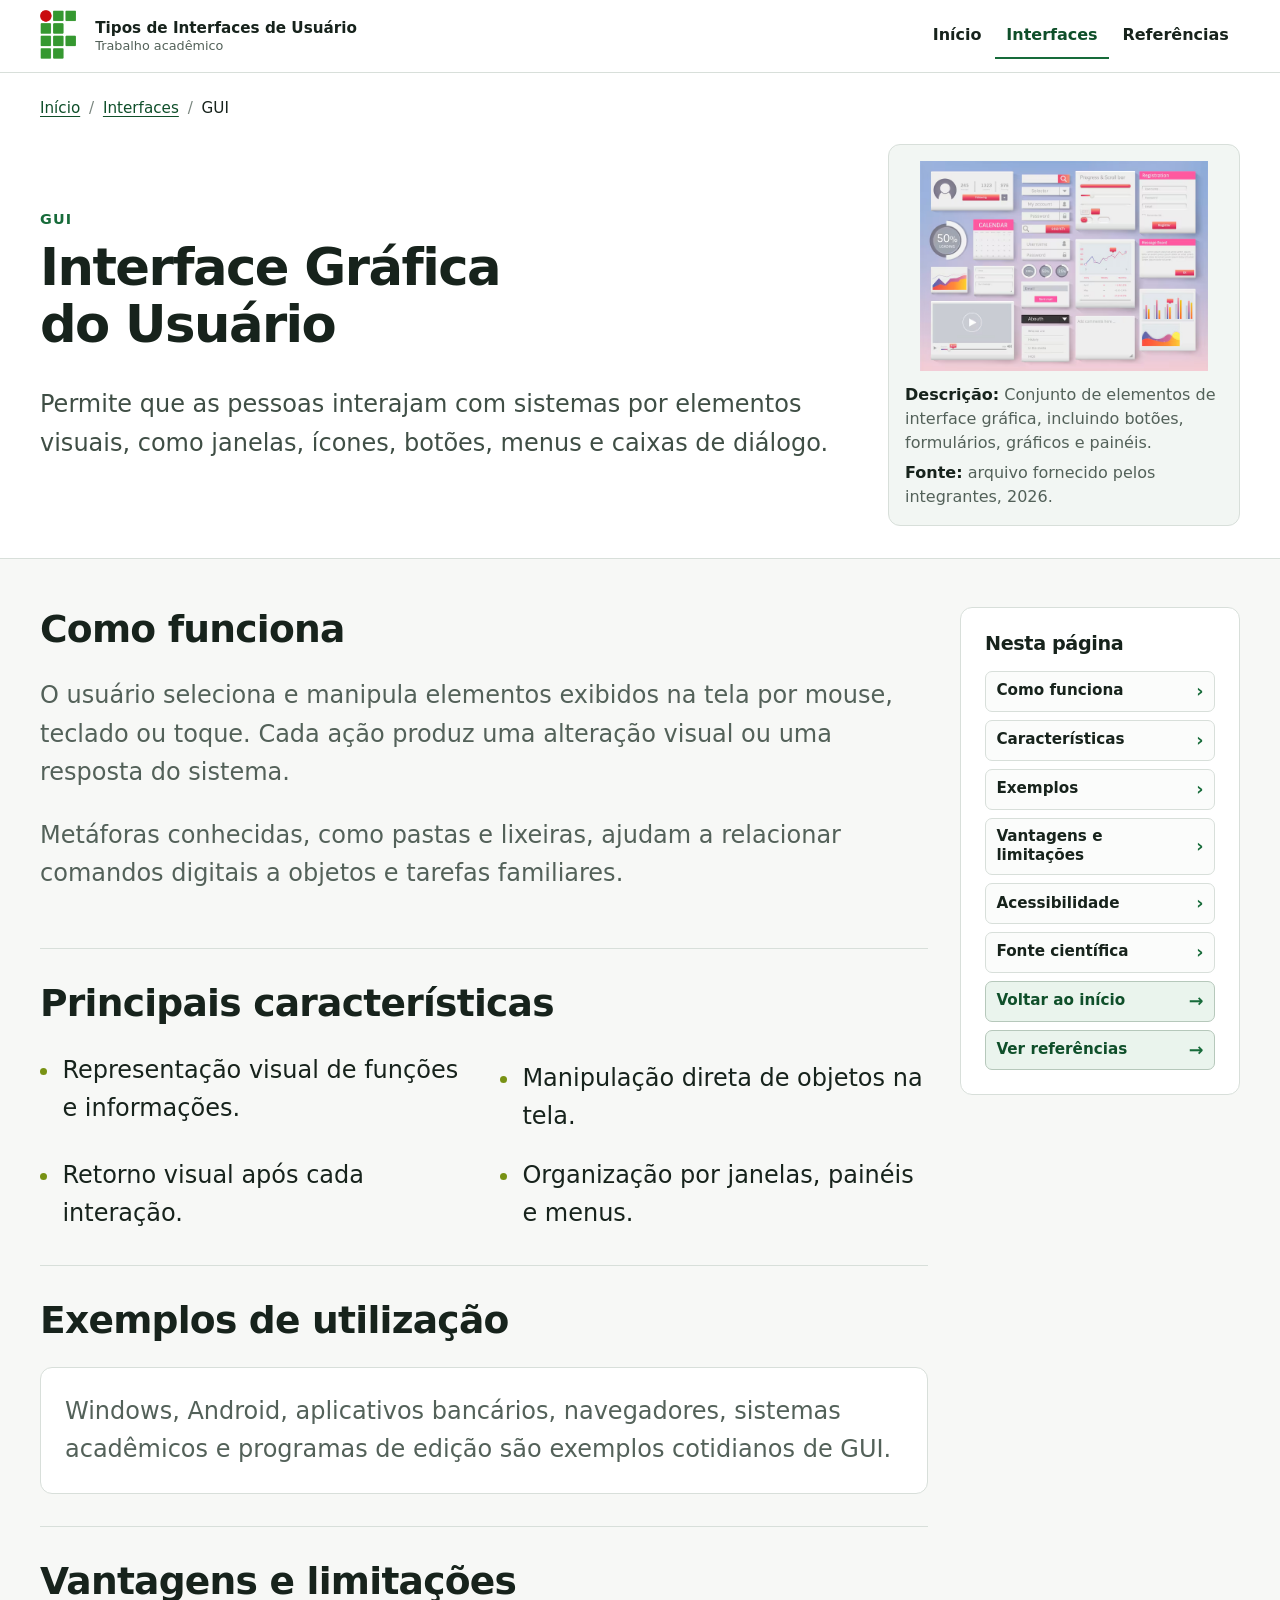
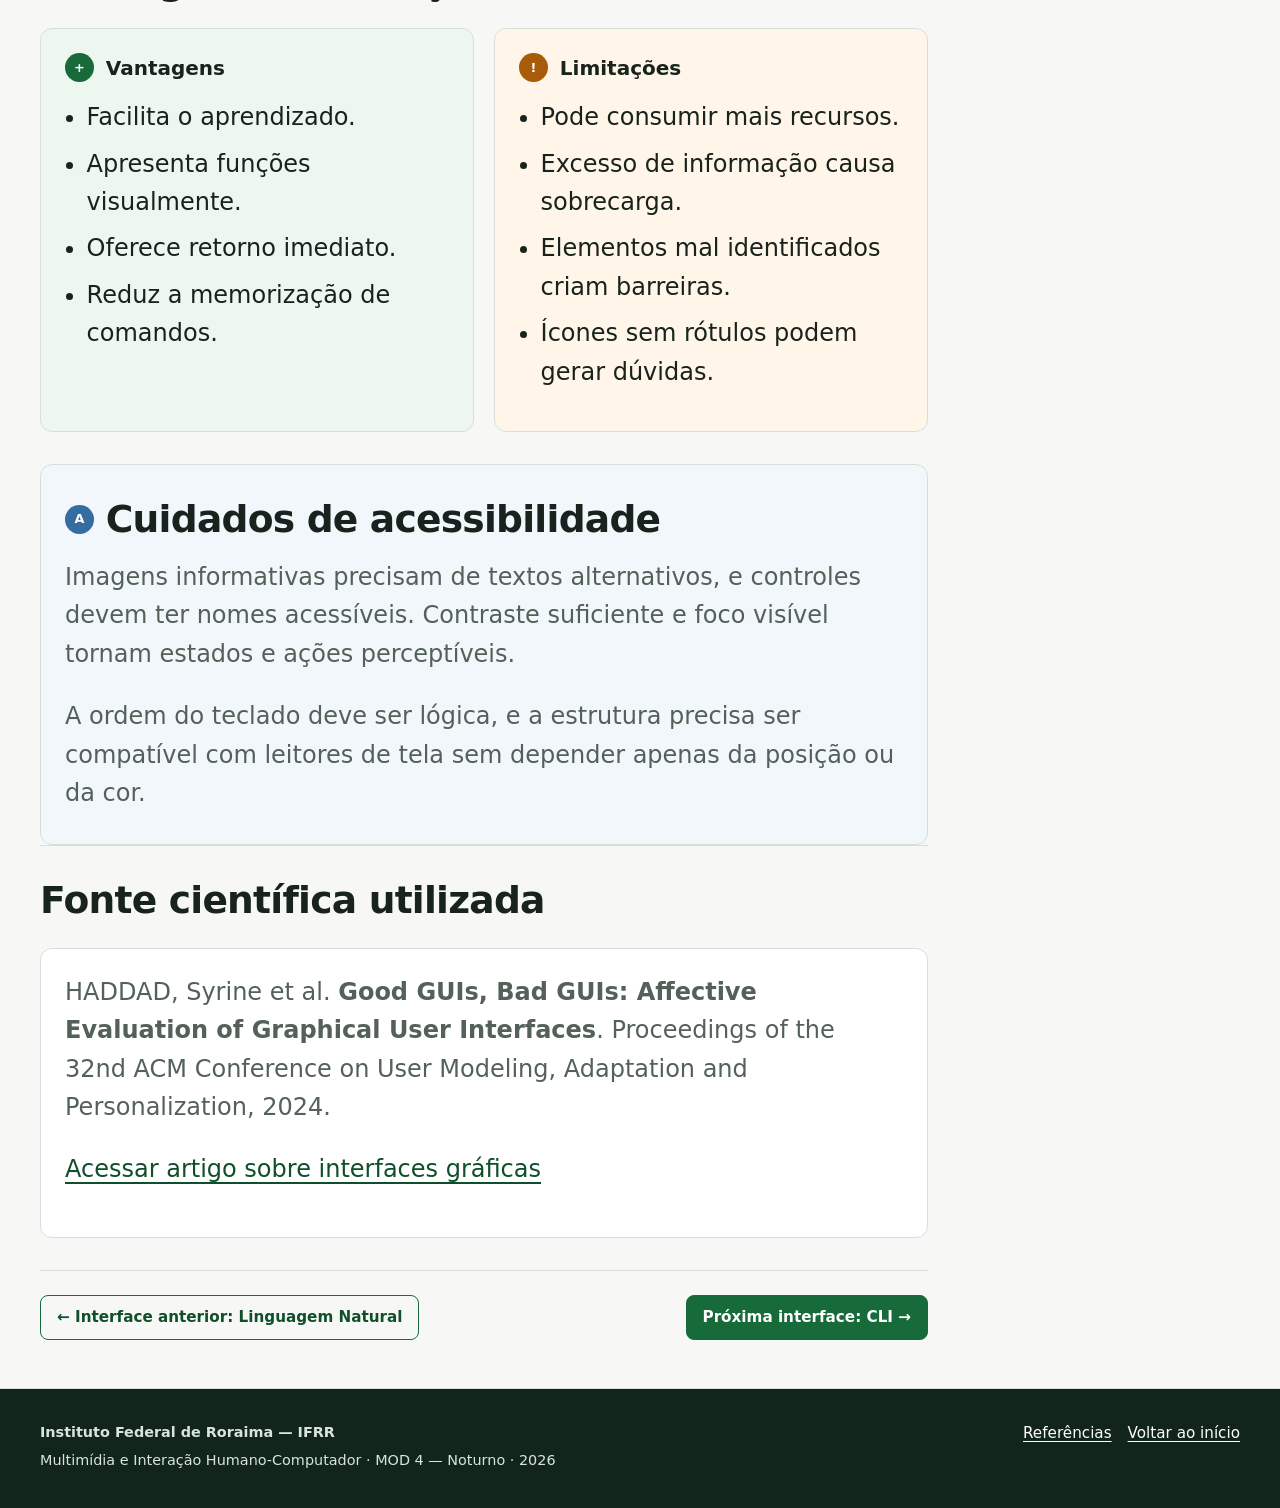
<file: paginas/gui.html>
﻿<!doctype html>
<html lang="pt-BR">
<head>
  <meta charset="utf-8">
  <meta name="viewport" content="width=device-width, initial-scale=1">
  <meta name="description" content="Definição, funcionamento, exemplos, vantagens, limitações e acessibilidade da Interface Gráfica do Usuário (GUI).">
  <title>GUI — Interface Gráfica do Usuário</title>
  <link rel="icon" href="../img/favicon.svg" type="image/svg+xml">
  <link rel="stylesheet" href="../libs/lenis/lenis.css">
  <link rel="stylesheet" href="../css/style.css">
  <script src="../libs/lenis/lenis.min.js" defer></script>
  <script src="../js/main.js" defer></script>
</head>
<body id="topo">
  <a class="pular-conteudo" href="#conteudo-principal">Pular para o conteúdo principal</a>
  <header class="site-header">
    <div class="container header-inner">
      <a class="brand" href="../index.html" aria-label="Ir para a página inicial — Tipos de Interfaces de Usuário">
        <img src="../img/logo-ifrr.png" width="849" height="175" alt="Logo do Instituto Federal de Educação, Ciência e Tecnologia de Roraima">
        <span class="brand-text"><strong>Tipos de Interfaces de Usuário</strong><span>Trabalho acadêmico</span></span>
      </a>
      <button class="botao-menu" type="button" aria-expanded="false" aria-controls="menu-principal">
        <span class="texto-menu">Menu</span><span class="icone-menu" aria-hidden="true"></span>
      </button>
      <nav class="site-nav" id="menu-principal" aria-label="Navegação principal">
        <ul>
          <li><a href="../index.html">Início</a></li>
          <li><a href="../index.html#interfaces" aria-current="page">Interfaces</a></li>
          <li><a href="./referencias.html">Referências</a></li>
        </ul>
      </nav>
    </div>
  </header>

  <main id="conteudo-principal" tabindex="-1">
    <header class="topic-header">
      <div class="container">
        <nav class="breadcrumb" aria-label="Trilha de navegação">
          <ol><li><a href="../index.html">Início</a></li><li><a href="../index.html#interfaces">Interfaces</a></li><li aria-current="page">GUI</li></ol>
        </nav>
        <div class="topic-hero">
          <div>
            <p class="eyebrow">GUI</p>
            <h1>Interface Gráfica do Usuário</h1>
            <p class="lead definition">Permite que as pessoas interajam com sistemas por elementos visuais, como janelas, ícones, botões, menus e caixas de diálogo.</p>
          </div>
          <figure class="topic-figure figura-conteudo">
            <img src="../img/interface-grafica.avif" width="740" height="540" alt="Conjunto de elementos de interface gráfica, incluindo botões, formulários, gráficos e painéis.">
            <figcaption>
              <span><strong>Descrição:</strong> Conjunto de elementos de interface gráfica, incluindo botões, formulários, gráficos e painéis.</span>
              <span><strong>Fonte:</strong> arquivo fornecido pelos integrantes, 2026.</span>
            </figcaption>
          </figure>
        </div>
      </div>
    </header>

    <article class="section">
      <div class="container layout-pagina">
        <div class="conteudo-pagina">
          <section id="funcionamento" aria-labelledby="funcionamento-titulo">
            <h2 id="funcionamento-titulo">Como funciona</h2>
            <p>O usuário seleciona e manipula elementos exibidos na tela por mouse, teclado ou toque. Cada ação produz uma alteração visual ou uma resposta do sistema.</p>
            <p>Metáforas conhecidas, como pastas e lixeiras, ajudam a relacionar comandos digitais a objetos e tarefas familiares.</p>
          </section>

          <section id="caracteristicas" aria-labelledby="caracteristicas-titulo">
            <h2 id="caracteristicas-titulo">Principais características</h2>
            <ul class="feature-list">
              <li>Representação visual de funções e informações.</li>
              <li>Manipulação direta de objetos na tela.</li>
              <li>Retorno visual após cada interação.</li>
              <li>Organização por janelas, painéis e menus.</li>
            </ul>
          </section>

          <section id="exemplos" aria-labelledby="exemplos-titulo">
            <h2 id="exemplos-titulo">Exemplos de utilização</h2>
            <div class="content-card">
              <p>Windows, Android, aplicativos bancários, navegadores, sistemas acadêmicos e programas de edição são exemplos cotidianos de GUI.</p>
            </div>
          </section>

          <section id="analise" aria-labelledby="analise-titulo">
            <h2 id="analise-titulo">Vantagens e limitações</h2>
            <div class="grade-comparacao">
              <section class="card-comparacao advantages" aria-labelledby="vantagens-titulo">
                <div class="icon-label"><span class="icon" aria-hidden="true">+</span><h3 id="vantagens-titulo">Vantagens</h3></div>
                <ul>
                  <li>Facilita o aprendizado.</li>
                  <li>Apresenta funções visualmente.</li>
                  <li>Oferece retorno imediato.</li>
                  <li>Reduz a memorização de comandos.</li>
                </ul>
              </section>
              <section class="card-comparacao limitations" aria-labelledby="limitacoes-titulo">
                <div class="icon-label"><span class="icon" aria-hidden="true">!</span><h3 id="limitacoes-titulo">Limitações</h3></div>
                <ul>
                  <li>Pode consumir mais recursos.</li>
                  <li>Excesso de informação causa sobrecarga.</li>
                  <li>Elementos mal identificados criam barreiras.</li>
                  <li>Ícones sem rótulos podem gerar dúvidas.</li>
                </ul>
              </section>
            </div>
          </section>

          <section id="acessibilidade" class="content-card accessibility" aria-labelledby="acessibilidade-titulo">
            <div class="icon-label"><span class="icon" aria-hidden="true">A</span><h2 id="acessibilidade-titulo">Cuidados de acessibilidade</h2></div>
            <p>Imagens informativas precisam de textos alternativos, e controles devem ter nomes acessíveis. Contraste suficiente e foco visível tornam estados e ações perceptíveis.</p>
            <p>A ordem do teclado deve ser lógica, e a estrutura precisa ser compatível com leitores de tela sem depender apenas da posição ou da cor.</p>
          </section>

          <section id="fonte" class="fonte-cientifica" aria-labelledby="fonte-titulo">
            <h2 id="fonte-titulo">Fonte científica utilizada</h2>
            <div class="source-box card-fonte">
              <p>HADDAD, Syrine et al. <strong>Good GUIs, Bad GUIs: Affective Evaluation of Graphical User Interfaces</strong>. Proceedings of the 32nd ACM Conference on User Modeling, Adaptation and Personalization, 2024.</p>
              <p><a href="https://doi.org/10.1145/3627043.3659549" target="_blank" rel="noopener noreferrer">Acessar artigo sobre interfaces gráficas<span class="texto-leitor"> — abre em uma nova aba</span></a></p>
            </div>
          </section>
          <nav class="page-navigation" aria-label="Navegação entre interfaces">
            <a class="button secondary" href="./linguagem-natural.html">← Interface anterior: Linguagem Natural</a>
            <a class="button" href="./cli.html">Próxima interface: CLI →</a>
          </nav>
        </div>

        <aside class="menu-pagina" aria-labelledby="nesta-pagina">
          <h2 id="nesta-pagina">Nesta página</h2>
          <ul>
            <li><a href="#funcionamento">Como funciona</a></li>
            <li><a href="#caracteristicas">Características</a></li>
            <li><a href="#exemplos">Exemplos</a></li>
            <li><a href="#analise">Vantagens e limitações</a></li>
            <li><a href="#acessibilidade">Acessibilidade</a></li>
            <li><a href="#fonte">Fonte científica</a></li>
            <li><a class="menu-link-secondary" href="../index.html">Voltar ao início</a></li>
            <li><a class="menu-link-secondary" href="./referencias.html">Ver referências</a></li>
          </ul>
        </aside>
      </div>
    </article>
  </main>

  <footer class="site-footer">
    <div class="container footer-grid">
      <div><p><strong>Instituto Federal de Roraima — IFRR</strong></p><p>Multimídia e Interação Humano-Computador · <button class="controle-scroll-suave" type="button" aria-pressed="false">MOD 4</button> — Noturno · 2026</p></div>
      <nav class="footer-links" aria-label="Navegação do rodapé"><a href="./referencias.html">Referências</a><a href="../index.html">Voltar ao início</a></nav>
    </div>
  </footer>
  <button class="back-to-top" type="button" data-back-to-top aria-label="Voltar ao topo da página">Voltar ao topo ↑</button>
</body>
</html>
</file>
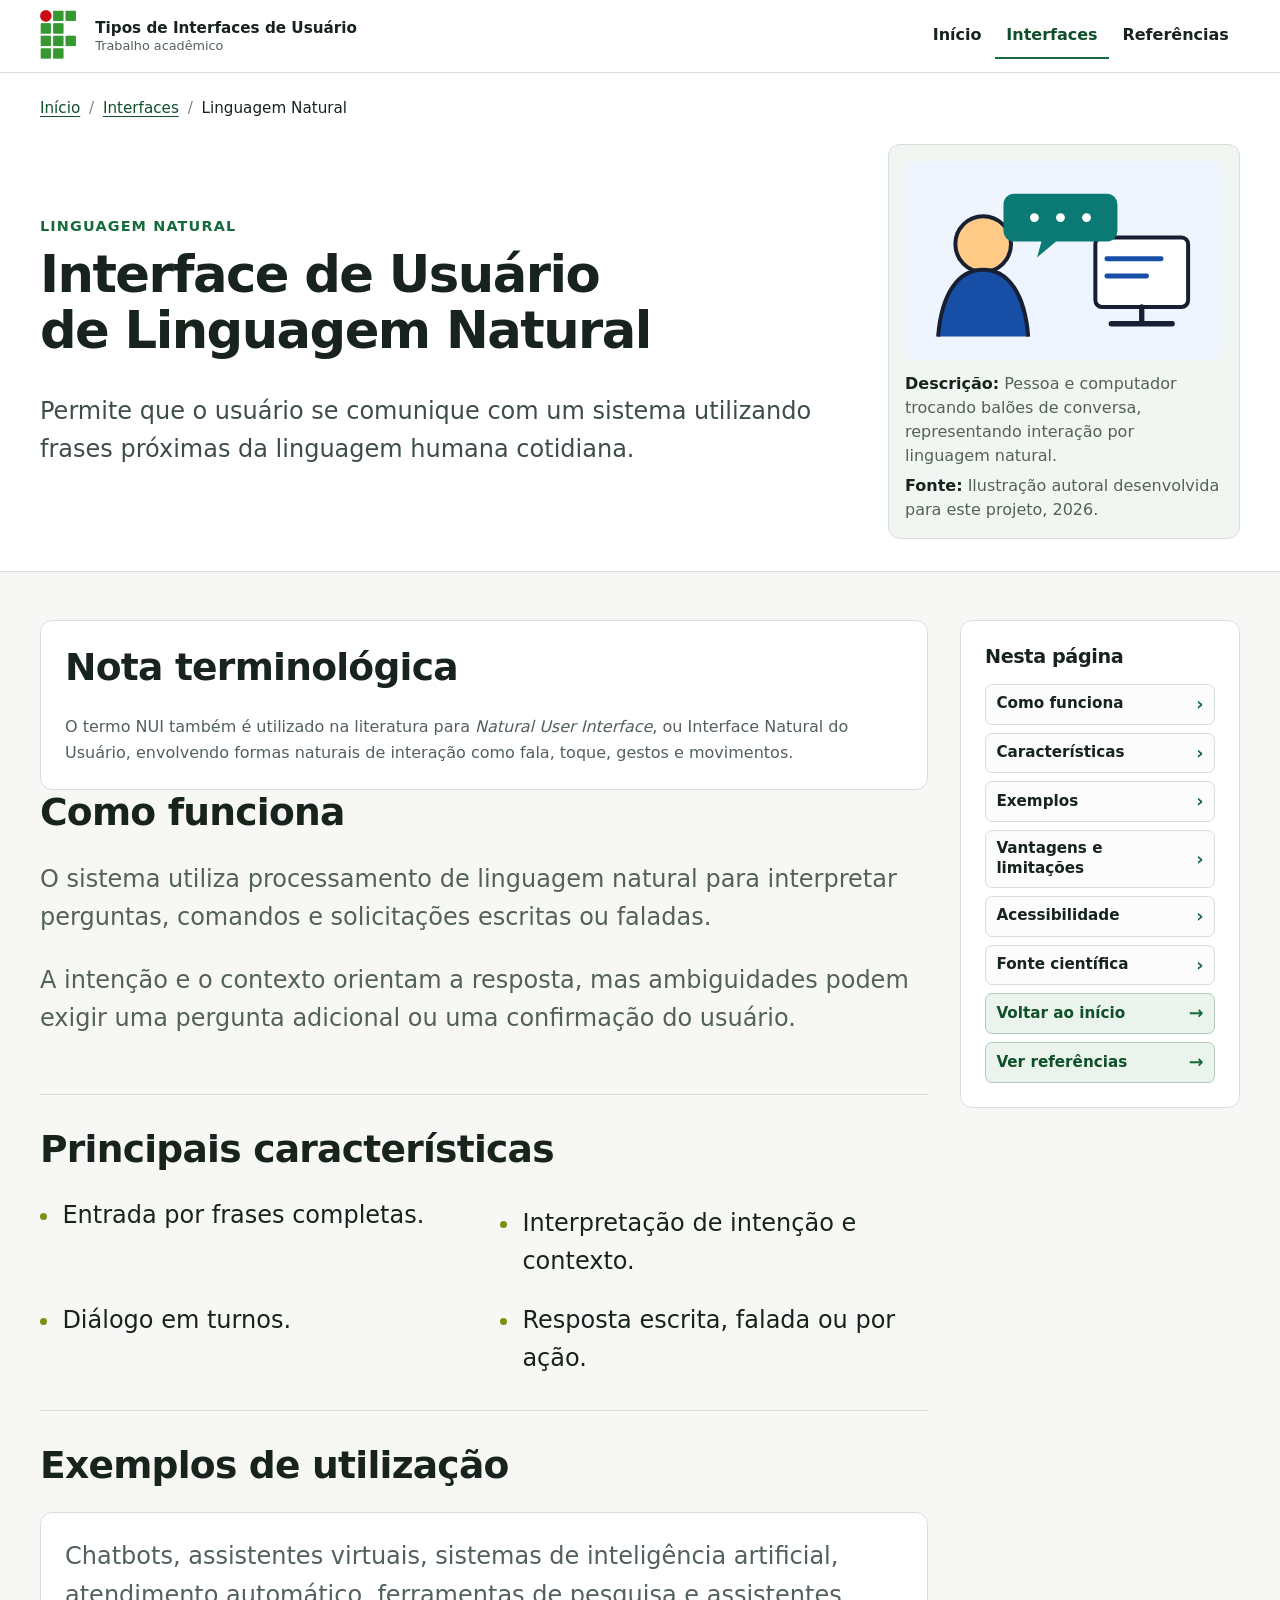
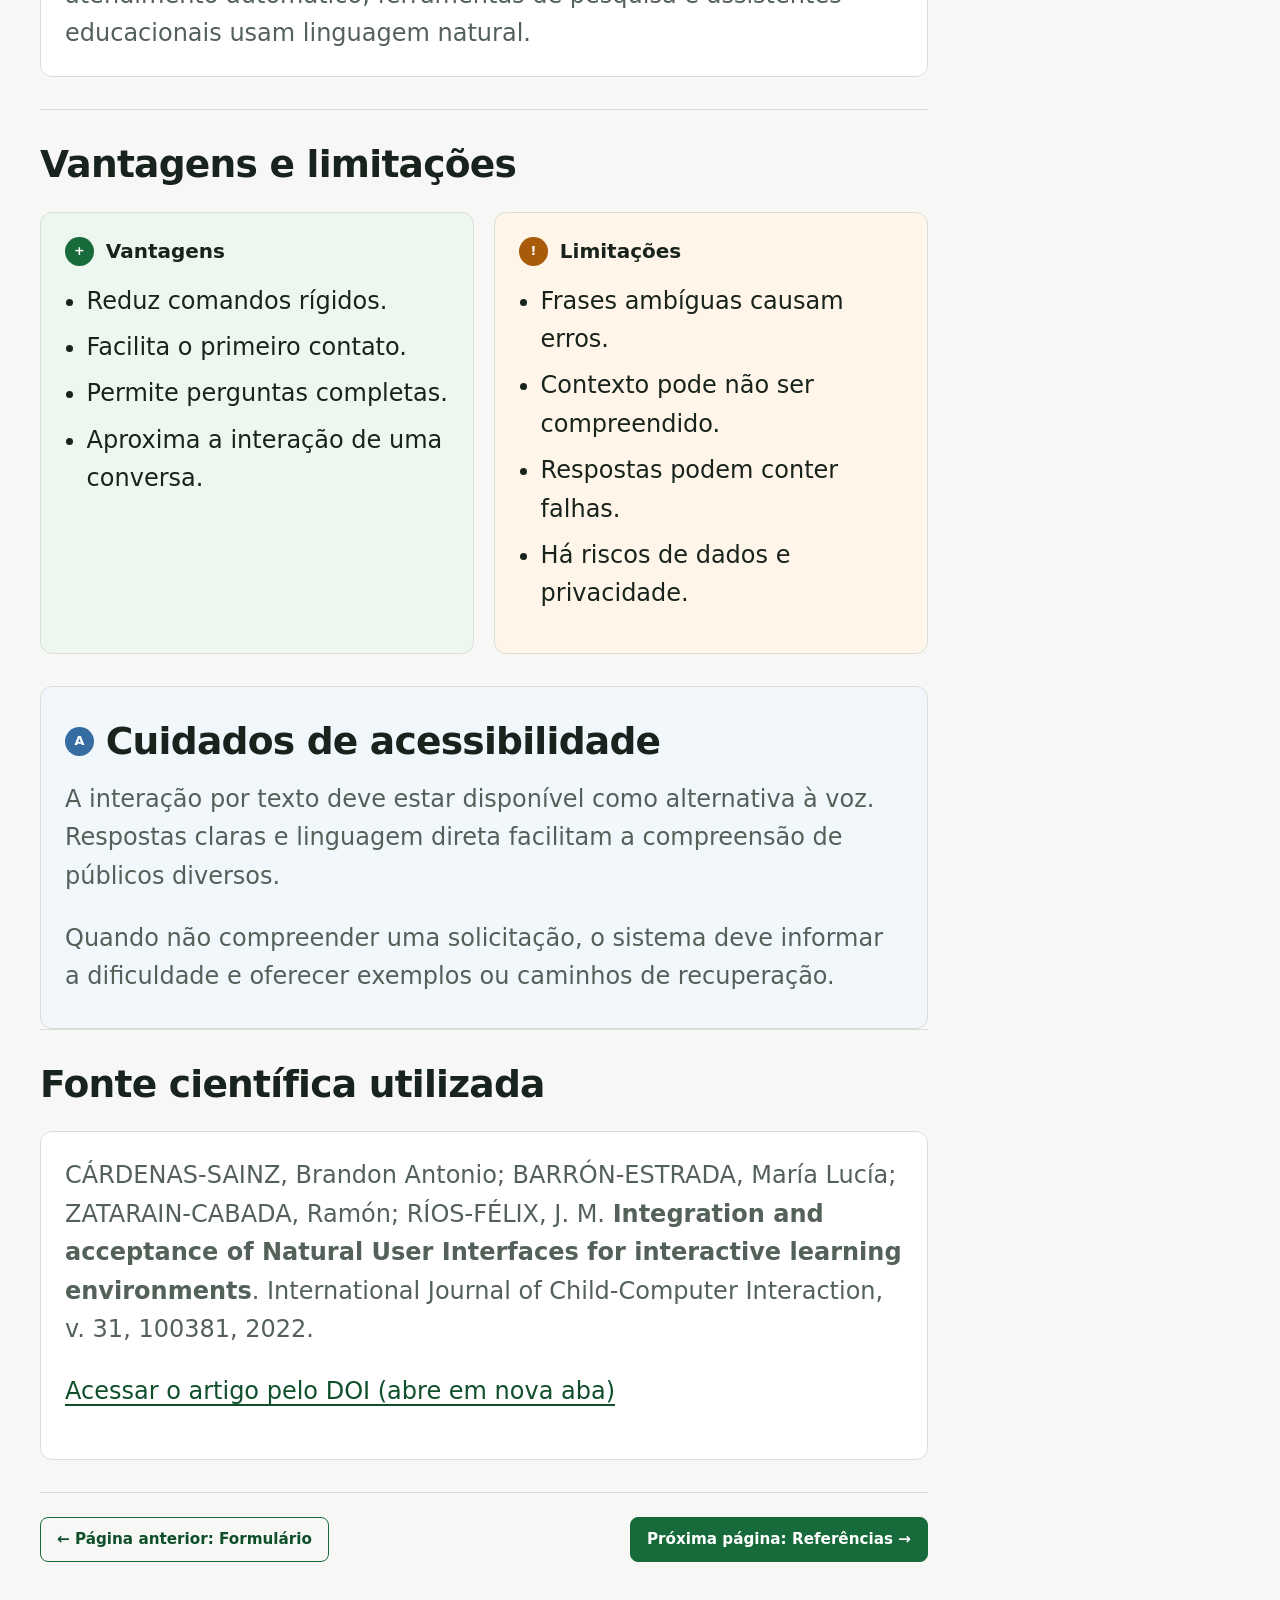
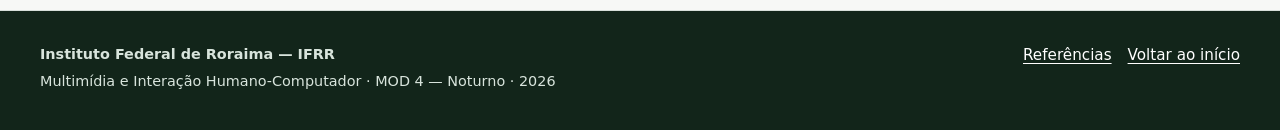
<file: paginas/linguagem-natural.html>
﻿<!doctype html>
<html lang="pt-BR">
<head>
  <meta charset="utf-8">
  <meta name="viewport" content="width=device-width, initial-scale=1">
  <meta name="description" content="Definição, funcionamento, exemplos, vantagens, limitações e acessibilidade da Interface de Usuário de Linguagem Natural.">
  <title>Linguagem Natural — Tipos de Interfaces</title>
  <link rel="icon" href="../img/favicon.svg" type="image/svg+xml">
  <link rel="stylesheet" href="../libs/lenis/lenis.css">
  <link rel="stylesheet" href="../css/style.css">
  <script src="../libs/lenis/lenis.min.js" defer></script>
  <script src="../js/main.js" defer></script>
</head>
<body id="topo">
  <a class="pular-conteudo" href="#conteudo-principal">Pular para o conteúdo principal</a>
  <header class="site-header">
    <div class="container header-inner">
      <a class="brand" href="../index.html" aria-label="Ir para a página inicial — Tipos de Interfaces de Usuário">
        <img src="../img/logo-ifrr.png" width="849" height="175" alt="Logo do Instituto Federal de Educação, Ciência e Tecnologia de Roraima">
        <span class="brand-text"><strong>Tipos de Interfaces de Usuário</strong><span>Trabalho acadêmico</span></span>
      </a>
      <button class="botao-menu" type="button" aria-expanded="false" aria-controls="menu-principal"><span class="texto-menu">Menu</span><span class="icone-menu" aria-hidden="true"></span></button>
      <nav class="site-nav" id="menu-principal" aria-label="Navegação principal"><ul><li><a href="../index.html">Início</a></li><li><a href="../index.html#interfaces" aria-current="page">Interfaces</a></li><li><a href="./referencias.html">Referências</a></li></ul></nav>
    </div>
  </header>
  <main id="conteudo-principal" tabindex="-1">
    <header class="topic-header">
      <div class="container">
        <nav class="breadcrumb" aria-label="Trilha de navegação"><ol><li><a href="../index.html">Início</a></li><li><a href="../index.html#interfaces">Interfaces</a></li><li aria-current="page">Linguagem Natural</li></ol></nav>
        <div class="topic-hero">
          <div>
            <p class="eyebrow">Linguagem natural</p>
            <h1>Interface de Usuário de Linguagem Natural</h1>
            <p class="lead definition">Permite que o usuário se comunique com um sistema utilizando frases próximas da linguagem humana cotidiana.</p>
          </div>
          <figure class="topic-figure figura-conteudo"><img src="../img/linguagem-natural.svg" width="720" height="450" alt="Pessoa e computador trocando balões de conversa, representando comunicação por linguagem natural"><figcaption><span><strong>Descrição:</strong> Pessoa e computador trocando balões de conversa, representando interação por linguagem natural.</span><span><strong>Fonte:</strong> Ilustração autoral desenvolvida para este projeto, 2026.</span></figcaption></figure>
        </div>
      </div>
    </header>
    <article class="section">
      <div class="container layout-pagina">
        <div class="conteudo-pagina">
          <aside class="content-card" aria-labelledby="nota-terminologica">
            <h2 id="nota-terminologica">Nota terminológica</h2>
            <p>O termo NUI também é utilizado na literatura para <em>Natural User Interface</em>, ou Interface Natural do Usuário, envolvendo formas naturais de interação como fala, toque, gestos e movimentos.</p>
          </aside>
          <section id="funcionamento" aria-labelledby="funcionamento-titulo">
            <h2 id="funcionamento-titulo">Como funciona</h2>
            <p>O sistema utiliza processamento de linguagem natural para interpretar perguntas, comandos e solicitações escritas ou faladas.</p>
            <p>A intenção e o contexto orientam a resposta, mas ambiguidades podem exigir uma pergunta adicional ou uma confirmação do usuário.</p>
          </section>
          <section id="caracteristicas" aria-labelledby="caracteristicas-titulo">
            <h2 id="caracteristicas-titulo">Principais características</h2>
            <ul class="feature-list"><li>Entrada por frases completas.</li><li>Interpretação de intenção e contexto.</li><li>Diálogo em turnos.</li><li>Resposta escrita, falada ou por ação.</li></ul>
          </section>
          <section id="exemplos" aria-labelledby="exemplos-titulo">
            <h2 id="exemplos-titulo">Exemplos de utilização</h2>
            <div class="content-card"><p>Chatbots, assistentes virtuais, sistemas de inteligência artificial, atendimento automático, ferramentas de pesquisa e assistentes educacionais usam linguagem natural.</p></div>
          </section>
          <section id="analise" aria-labelledby="analise-titulo">
            <h2 id="analise-titulo">Vantagens e limitações</h2>
            <div class="grade-comparacao">
              <section class="card-comparacao advantages" aria-labelledby="vantagens-titulo"><div class="icon-label"><span class="icon" aria-hidden="true">+</span><h3 id="vantagens-titulo">Vantagens</h3></div><ul><li>Reduz comandos rígidos.</li><li>Facilita o primeiro contato.</li><li>Permite perguntas completas.</li><li>Aproxima a interação de uma conversa.</li></ul></section>
              <section class="card-comparacao limitations" aria-labelledby="limitacoes-titulo"><div class="icon-label"><span class="icon" aria-hidden="true">!</span><h3 id="limitacoes-titulo">Limitações</h3></div><ul><li>Frases ambíguas causam erros.</li><li>Contexto pode não ser compreendido.</li><li>Respostas podem conter falhas.</li><li>Há riscos de dados e privacidade.</li></ul></section>
            </div>
          </section>
          <section id="acessibilidade" class="content-card accessibility" aria-labelledby="acessibilidade-titulo">
            <div class="icon-label"><span class="icon" aria-hidden="true">A</span><h2 id="acessibilidade-titulo">Cuidados de acessibilidade</h2></div>
            <p>A interação por texto deve estar disponível como alternativa à voz. Respostas claras e linguagem direta facilitam a compreensão de públicos diversos.</p>
            <p>Quando não compreender uma solicitação, o sistema deve informar a dificuldade e oferecer exemplos ou caminhos de recuperação.</p>
          </section>
          <section id="fonte" class="fonte-cientifica" aria-labelledby="fonte-titulo">
            <h2 id="fonte-titulo">Fonte científica utilizada</h2>
            <div class="source-box card-fonte"><p>CÁRDENAS-SAINZ, Brandon Antonio; BARRÓN-ESTRADA, María Lucía; ZATARAIN-CABADA, Ramón; RÍOS-FÉLIX, J. M. <strong>Integration and acceptance of Natural User Interfaces for interactive learning environments</strong>. International Journal of Child-Computer Interaction, v. 31, 100381, 2022.</p><p><a href="https://doi.org/10.1016/j.ijcci.2021.100381" target="_blank" rel="noopener noreferrer">Acessar o artigo pelo DOI (abre em nova aba)</a></p></div>
          </section>
          <nav class="page-navigation" aria-label="Navegação entre páginas"><a class="button secondary" href="./formulario.html">← Página anterior: Formulário</a><a class="button" href="./referencias.html">Próxima página: Referências →</a></nav>
        </div>
        <aside class="menu-pagina" aria-labelledby="nesta-pagina"><h2 id="nesta-pagina">Nesta página</h2><ul><li><a href="#funcionamento">Como funciona</a></li><li><a href="#caracteristicas">Características</a></li><li><a href="#exemplos">Exemplos</a></li><li><a href="#analise">Vantagens e limitações</a></li><li><a href="#acessibilidade">Acessibilidade</a></li><li><a href="#fonte">Fonte científica</a></li><li><a class="menu-link-secondary" href="../index.html">Voltar ao início</a></li><li><a class="menu-link-secondary" href="./referencias.html">Ver referências</a></li></ul></aside>
      </div>
    </article>
  </main>
  <footer class="site-footer">
    <div class="container footer-grid">
      <div><p><strong>Instituto Federal de Roraima — IFRR</strong></p><p>Multimídia e Interação Humano-Computador · <button class="controle-scroll-suave" type="button" aria-pressed="false">MOD 4</button> — Noturno · 2026</p></div>
      <nav class="footer-links" aria-label="Navegação do rodapé"><a href="./referencias.html">Referências</a><a href="../index.html">Voltar ao início</a></nav>
    </div>
  </footer>
  <button class="back-to-top" type="button" data-back-to-top aria-label="Voltar ao topo da página">Voltar ao topo ↑</button>
</body>
</html>
</file>
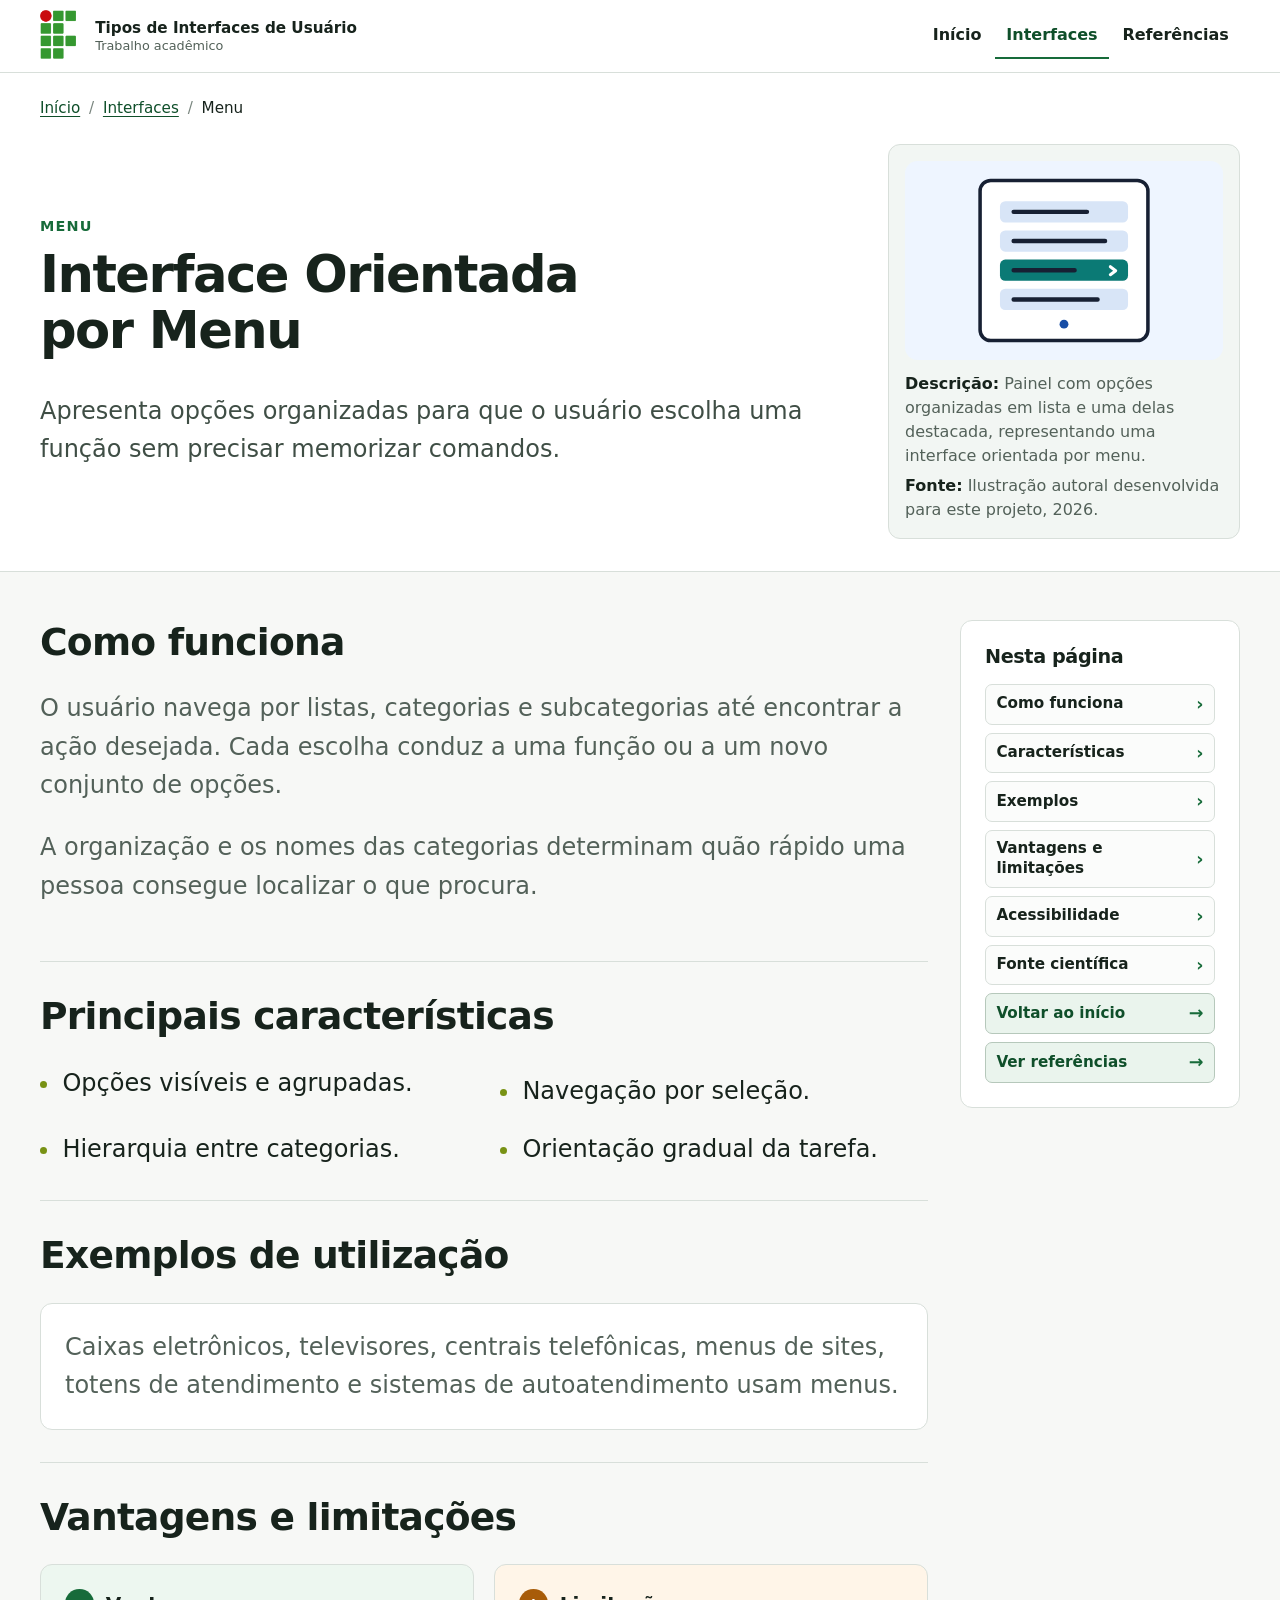
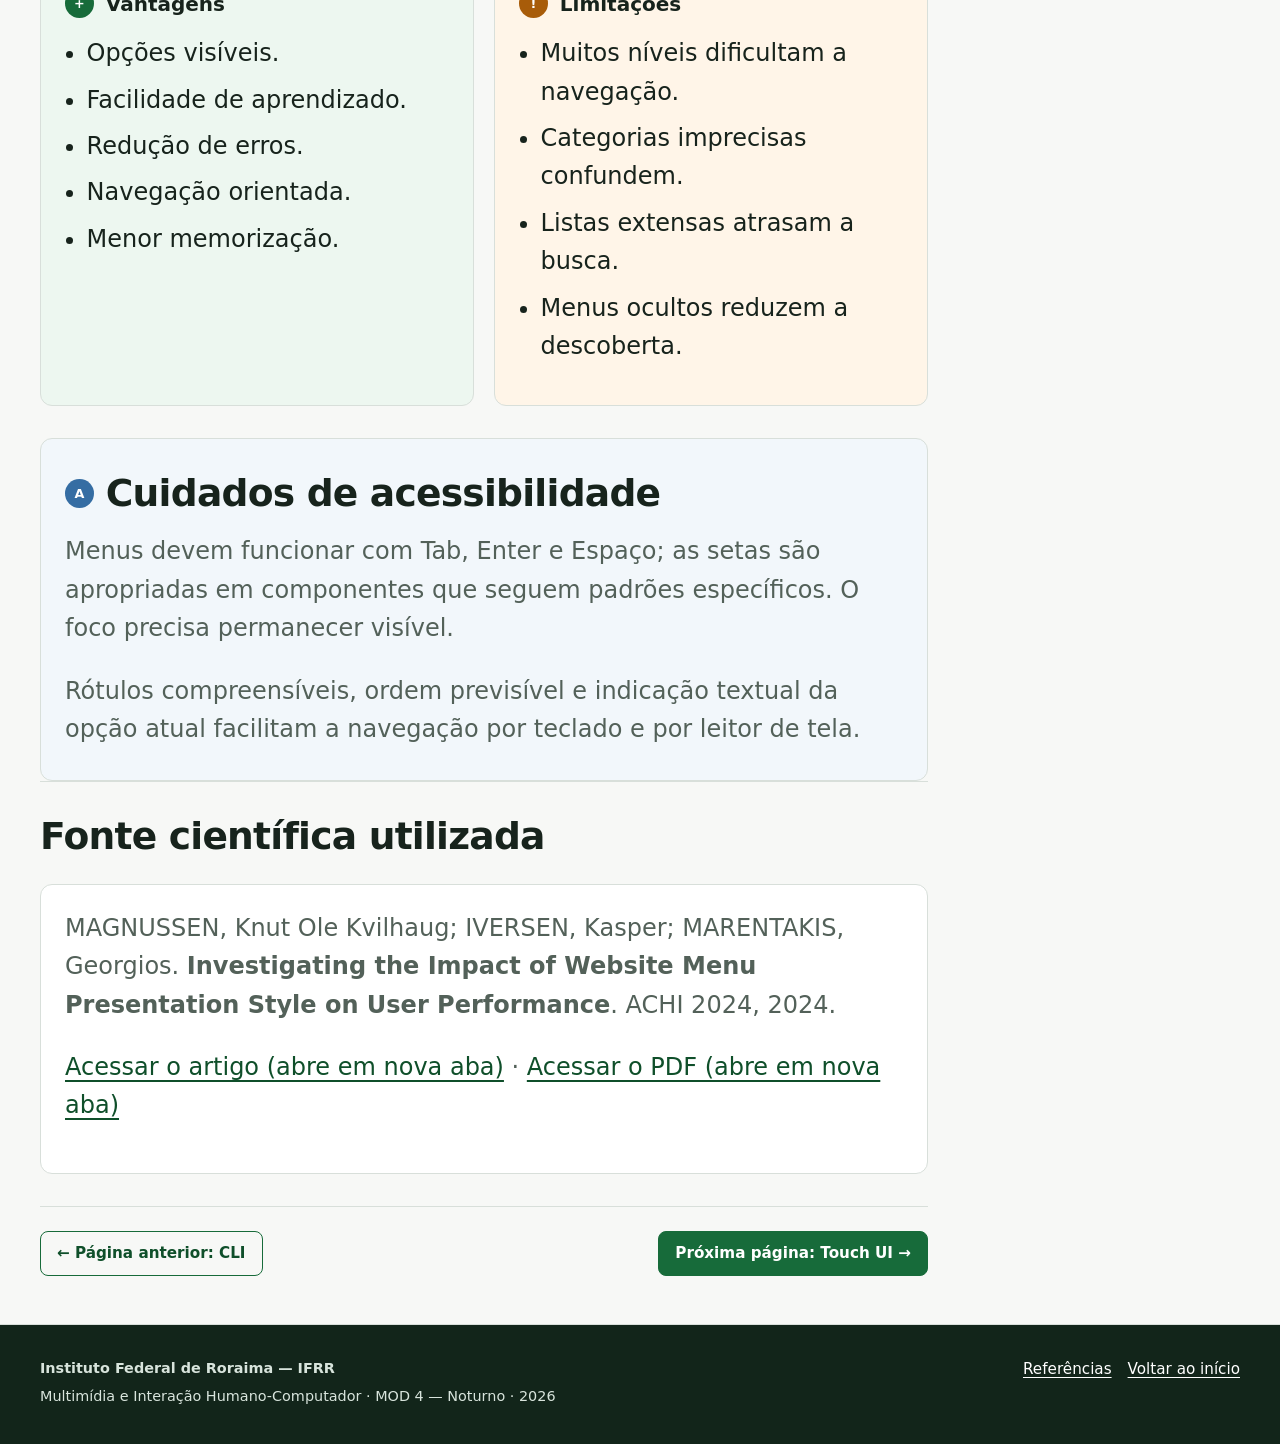
<file: paginas/menu.html>
﻿<!doctype html>
<html lang="pt-BR">
<head>
  <meta charset="utf-8">
  <meta name="viewport" content="width=device-width, initial-scale=1">
  <meta name="description" content="Definição, funcionamento, exemplos, vantagens, limitações e acessibilidade da Interface Orientada por Menu.">
  <title>Menu — Interface Orientada por Menu</title>
  <link rel="icon" href="../img/favicon.svg" type="image/svg+xml">
  <link rel="stylesheet" href="../libs/lenis/lenis.css">
  <link rel="stylesheet" href="../css/style.css">
  <script src="../libs/lenis/lenis.min.js" defer></script>
  <script src="../js/main.js" defer></script>
</head>
<body id="topo">
  <a class="pular-conteudo" href="#conteudo-principal">Pular para o conteúdo principal</a>
  <header class="site-header">
    <div class="container header-inner">
      <a class="brand" href="../index.html" aria-label="Ir para a página inicial — Tipos de Interfaces de Usuário">
        <img src="../img/logo-ifrr.png" width="849" height="175" alt="Logo do Instituto Federal de Educação, Ciência e Tecnologia de Roraima">
        <span class="brand-text"><strong>Tipos de Interfaces de Usuário</strong><span>Trabalho acadêmico</span></span>
      </a>
      <button class="botao-menu" type="button" aria-expanded="false" aria-controls="menu-principal"><span class="texto-menu">Menu</span><span class="icone-menu" aria-hidden="true"></span></button>
      <nav class="site-nav" id="menu-principal" aria-label="Navegação principal"><ul><li><a href="../index.html">Início</a></li><li><a href="../index.html#interfaces" aria-current="page">Interfaces</a></li><li><a href="./referencias.html">Referências</a></li></ul></nav>
    </div>
  </header>
  <main id="conteudo-principal" tabindex="-1">
    <header class="topic-header">
      <div class="container">
        <nav class="breadcrumb" aria-label="Trilha de navegação"><ol><li><a href="../index.html">Início</a></li><li><a href="../index.html#interfaces">Interfaces</a></li><li aria-current="page">Menu</li></ol></nav>
        <div class="topic-hero">
          <div><p class="eyebrow">Menu</p><h1>Interface Orientada por Menu</h1><p class="lead definition">Apresenta opções organizadas para que o usuário escolha uma função sem precisar memorizar comandos.</p></div>
          <figure class="topic-figure figura-conteudo"><img src="../img/menu.svg" width="720" height="450" alt="Painel contendo opções organizadas em uma lista e uma opção destacada, representando uma interface orientada por menu"><figcaption><span><strong>Descrição:</strong> Painel com opções organizadas em lista e uma delas destacada, representando uma interface orientada por menu.</span><span><strong>Fonte:</strong> Ilustração autoral desenvolvida para este projeto, 2026.</span></figcaption></figure>
        </div>
      </div>
    </header>
    <article class="section">
      <div class="container layout-pagina">
        <div class="conteudo-pagina">
          <section id="funcionamento" aria-labelledby="funcionamento-titulo">
            <h2 id="funcionamento-titulo">Como funciona</h2>
            <p>O usuário navega por listas, categorias e subcategorias até encontrar a ação desejada. Cada escolha conduz a uma função ou a um novo conjunto de opções.</p>
            <p>A organização e os nomes das categorias determinam quão rápido uma pessoa consegue localizar o que procura.</p>
          </section>
          <section id="caracteristicas" aria-labelledby="caracteristicas-titulo">
            <h2 id="caracteristicas-titulo">Principais características</h2>
            <ul class="feature-list"><li>Opções visíveis e agrupadas.</li><li>Navegação por seleção.</li><li>Hierarquia entre categorias.</li><li>Orientação gradual da tarefa.</li></ul>
          </section>
          <section id="exemplos" aria-labelledby="exemplos-titulo">
            <h2 id="exemplos-titulo">Exemplos de utilização</h2>
            <div class="content-card"><p>Caixas eletrônicos, televisores, centrais telefônicas, menus de sites, totens de atendimento e sistemas de autoatendimento usam menus.</p></div>
          </section>
          <section id="analise" aria-labelledby="analise-titulo">
            <h2 id="analise-titulo">Vantagens e limitações</h2>
            <div class="grade-comparacao">
              <section class="card-comparacao advantages" aria-labelledby="vantagens-titulo"><div class="icon-label"><span class="icon" aria-hidden="true">+</span><h3 id="vantagens-titulo">Vantagens</h3></div><ul><li>Opções visíveis.</li><li>Facilidade de aprendizado.</li><li>Redução de erros.</li><li>Navegação orientada.</li><li>Menor memorização.</li></ul></section>
              <section class="card-comparacao limitations" aria-labelledby="limitacoes-titulo"><div class="icon-label"><span class="icon" aria-hidden="true">!</span><h3 id="limitacoes-titulo">Limitações</h3></div><ul><li>Muitos níveis dificultam a navegação.</li><li>Categorias imprecisas confundem.</li><li>Listas extensas atrasam a busca.</li><li>Menus ocultos reduzem a descoberta.</li></ul></section>
            </div>
          </section>
          <section id="acessibilidade" class="content-card accessibility" aria-labelledby="acessibilidade-titulo">
            <div class="icon-label"><span class="icon" aria-hidden="true">A</span><h2 id="acessibilidade-titulo">Cuidados de acessibilidade</h2></div>
            <p>Menus devem funcionar com Tab, Enter e Espaço; as setas são apropriadas em componentes que seguem padrões específicos. O foco precisa permanecer visível.</p>
            <p>Rótulos compreensíveis, ordem previsível e indicação textual da opção atual facilitam a navegação por teclado e por leitor de tela.</p>
          </section>
          <section id="fonte" class="fonte-cientifica" aria-labelledby="fonte-titulo">
            <h2 id="fonte-titulo">Fonte científica utilizada</h2>
            <div class="source-box card-fonte">
              <p>MAGNUSSEN, Knut Ole Kvilhaug; IVERSEN, Kasper; MARENTAKIS, Georgios. <strong>Investigating the Impact of Website Menu Presentation Style on User Performance</strong>. ACHI 2024, 2024.</p>
              <p><a href="https://personales.upv.es/thinkmind/ACHI/ACHI_2024/achi_2024_3_140_20065.html" target="_blank" rel="noopener noreferrer">Acessar o artigo (abre em nova aba)</a> · <a href="https://personales.upv.es/thinkmind/dl/conferences/achi/achi_2024/achi_2024_3_140_20065.pdf" target="_blank" rel="noopener noreferrer">Acessar o PDF (abre em nova aba)</a></p>
            </div>
          </section>
          <nav class="page-navigation" aria-label="Navegação entre páginas"><a class="button secondary" href="./cli.html">← Página anterior: CLI</a><a class="button" href="./touch-ui.html">Próxima página: Touch UI →</a></nav>
        </div>
        <aside class="menu-pagina" aria-labelledby="nesta-pagina"><h2 id="nesta-pagina">Nesta página</h2><ul><li><a href="#funcionamento">Como funciona</a></li><li><a href="#caracteristicas">Características</a></li><li><a href="#exemplos">Exemplos</a></li><li><a href="#analise">Vantagens e limitações</a></li><li><a href="#acessibilidade">Acessibilidade</a></li><li><a href="#fonte">Fonte científica</a></li><li><a class="menu-link-secondary" href="../index.html">Voltar ao início</a></li><li><a class="menu-link-secondary" href="./referencias.html">Ver referências</a></li></ul></aside>
      </div>
    </article>
  </main>
  <footer class="site-footer">
    <div class="container footer-grid">
      <div><p><strong>Instituto Federal de Roraima — IFRR</strong></p><p>Multimídia e Interação Humano-Computador · <button class="controle-scroll-suave" type="button" aria-pressed="false">MOD 4</button> — Noturno · 2026</p></div>
      <nav class="footer-links" aria-label="Navegação do rodapé"><a href="./referencias.html">Referências</a><a href="../index.html">Voltar ao início</a></nav>
    </div>
  </footer>
  <button class="back-to-top" type="button" data-back-to-top aria-label="Voltar ao topo da página">Voltar ao topo ↑</button>
</body>
</html>
</file>
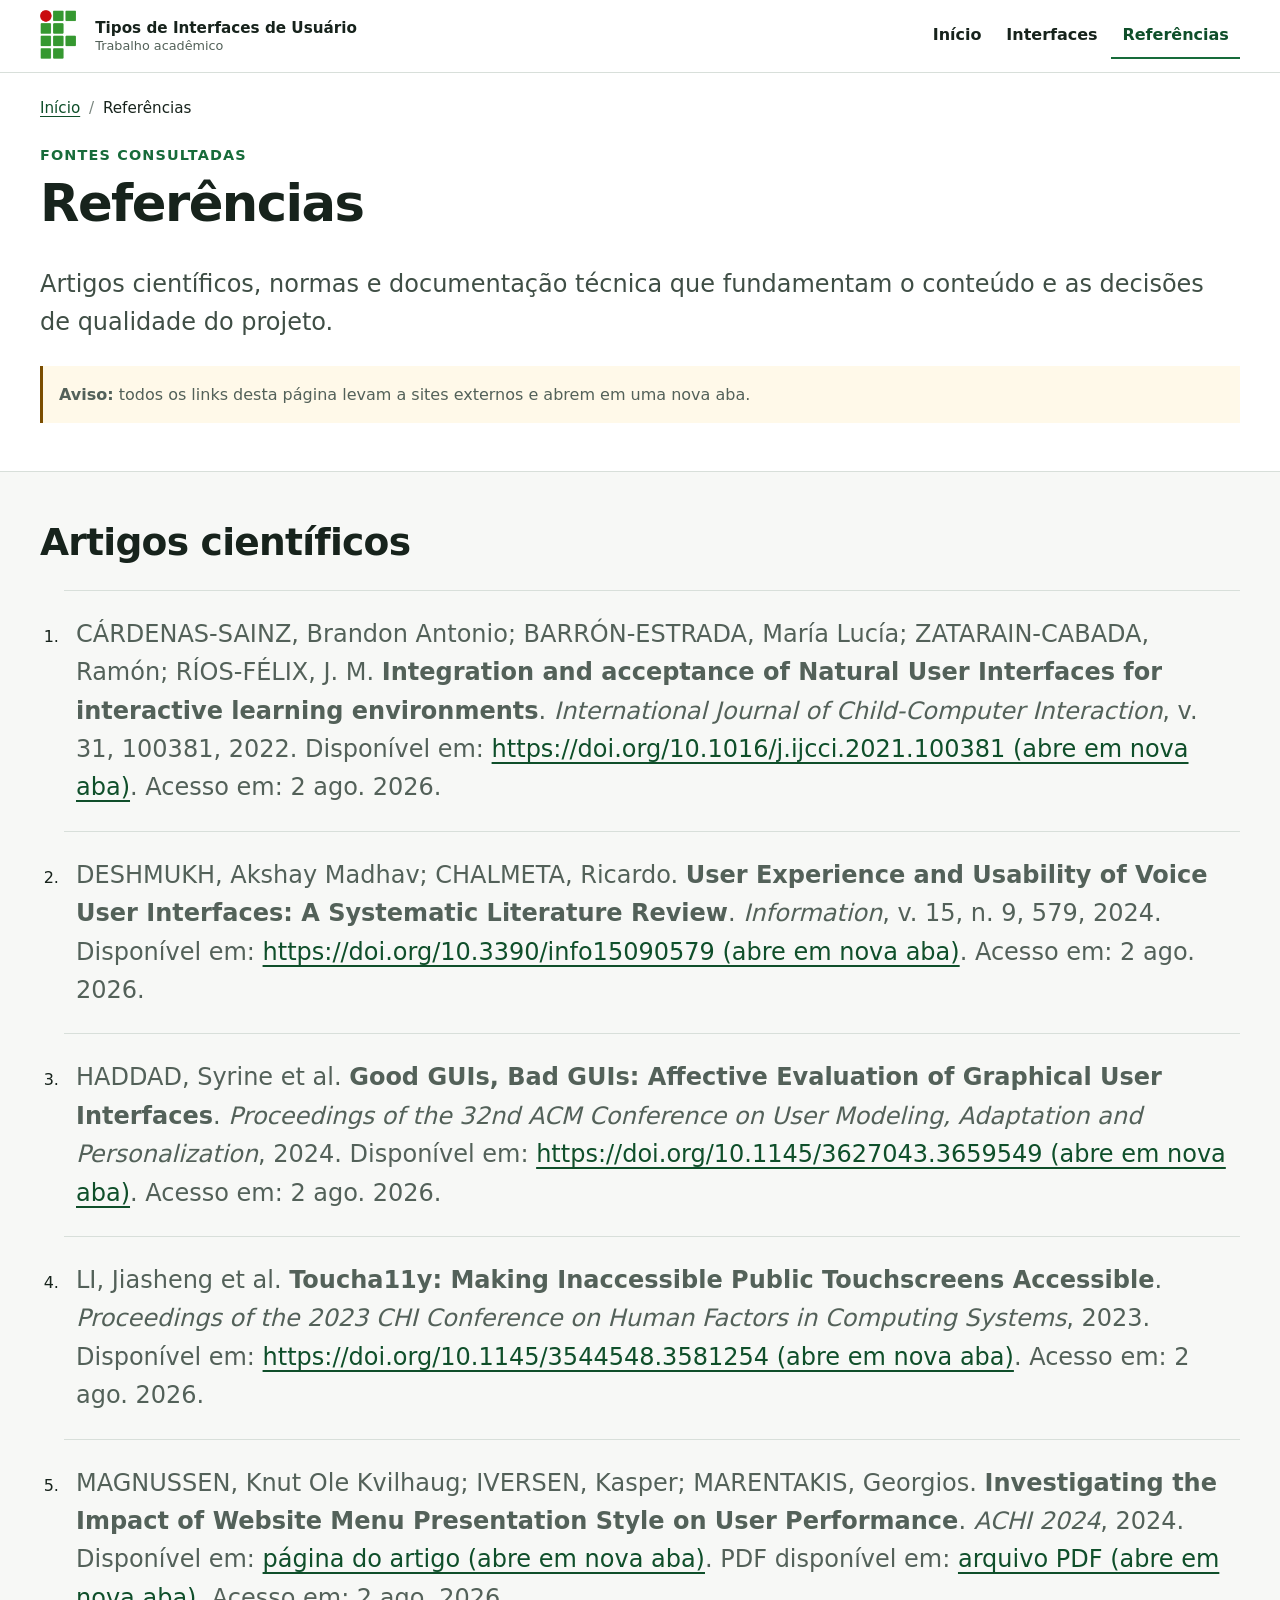
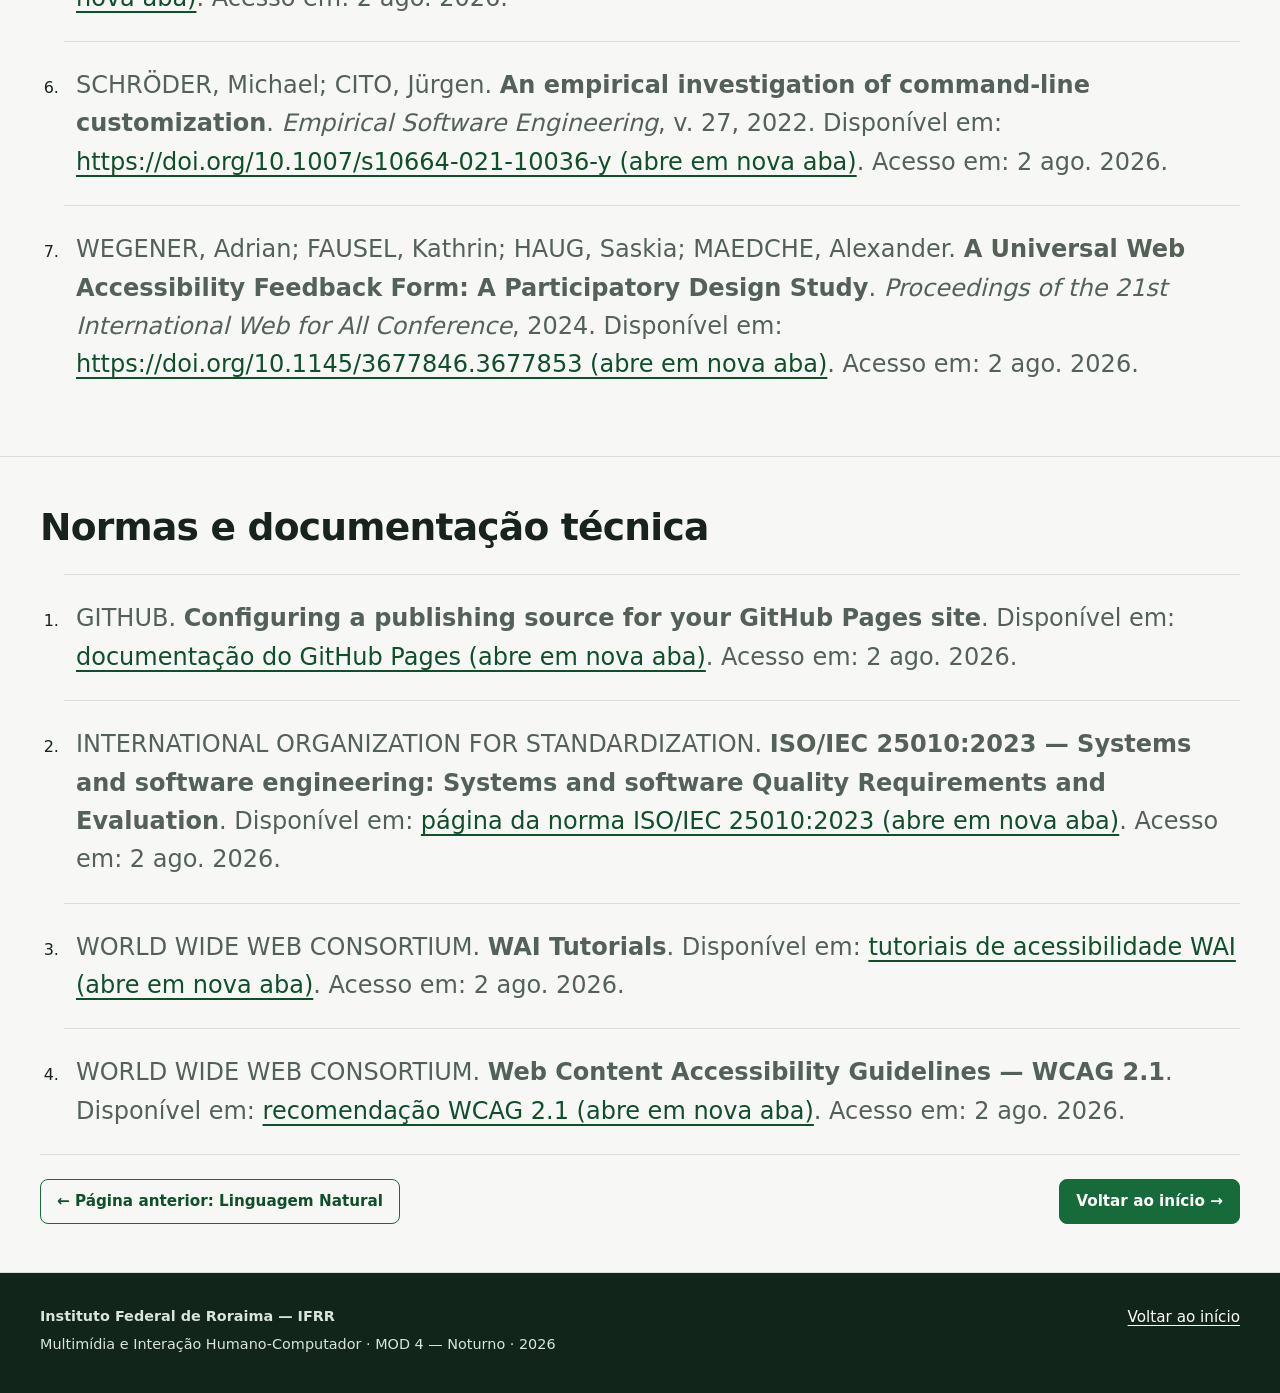
<file: paginas/referencias.html>
﻿<!doctype html>
<html lang="pt-BR">
<head>
  <meta charset="utf-8">
  <meta name="viewport" content="width=device-width, initial-scale=1">
  <meta name="description" content="Referências científicas, normas e documentação técnica utilizadas no projeto Tipos de Interfaces de Usuário.">
  <title>Referências — Tipos de Interfaces de Usuário</title>
  <link rel="icon" href="../img/favicon.svg" type="image/svg+xml">
  <link rel="stylesheet" href="../libs/lenis/lenis.css">
  <link rel="stylesheet" href="../css/style.css">
  <script src="../libs/lenis/lenis.min.js" defer></script>
  <script src="../js/main.js" defer></script>
</head>
<body id="topo" class="referencias-pagina">
  <a class="pular-conteudo" href="#conteudo-principal">Pular para o conteúdo principal</a>
  <header class="site-header">
    <div class="container header-inner">
      <a class="brand" href="../index.html" aria-label="Ir para a página inicial — Tipos de Interfaces de Usuário">
        <img src="../img/logo-ifrr.png" width="849" height="175" alt="Logo do Instituto Federal de Educação, Ciência e Tecnologia de Roraima">
        <span class="brand-text"><strong>Tipos de Interfaces de Usuário</strong><span>Trabalho acadêmico</span></span>
      </a>
      <button class="botao-menu" type="button" aria-expanded="false" aria-controls="menu-principal"><span class="texto-menu">Menu</span><span class="icone-menu" aria-hidden="true"></span></button>
      <nav class="site-nav" id="menu-principal" aria-label="Navegação principal"><ul><li><a href="../index.html">Início</a></li><li><a href="../index.html#interfaces">Interfaces</a></li><li><a href="./referencias.html" aria-current="page">Referências</a></li></ul></nav>
    </div>
  </header>

  <main id="conteudo-principal" tabindex="-1">
    <header class="topic-header">
      <div class="container conteudo-referencias">
        <nav class="breadcrumb" aria-label="Trilha de navegação"><ol><li><a href="../index.html">Início</a></li><li aria-current="page">Referências</li></ol></nav>
        <p class="eyebrow">Fontes consultadas</p>
        <h1>Referências</h1>
        <p class="lead">Artigos científicos, normas e documentação técnica que fundamentam o conteúdo e as decisões de qualidade do projeto.</p>
        <p class="external-note"><strong>Aviso:</strong> todos os links desta página levam a sites externos e abrem em uma nova aba.</p>
      </div>
    </header>

    <section class="section" aria-labelledby="artigos-titulo">
      <div class="container conteudo-referencias">
        <h2 id="artigos-titulo">Artigos científicos</h2>
        <ol class="references-list">
          <li class="reference-item"><p>CÁRDENAS-SAINZ, Brandon Antonio; BARRÓN-ESTRADA, María Lucía; ZATARAIN-CABADA, Ramón; RÍOS-FÉLIX, J. M. <strong>Integration and acceptance of Natural User Interfaces for interactive learning environments</strong>. <em>International Journal of Child-Computer Interaction</em>, v. 31, 100381, 2022. Disponível em: <a href="https://doi.org/10.1016/j.ijcci.2021.100381" target="_blank" rel="noopener noreferrer">https://doi.org/10.1016/j.ijcci.2021.100381 (abre em nova aba)</a>. Acesso em: 2 ago. 2026.</p></li>
          <li class="reference-item"><p>DESHMUKH, Akshay Madhav; CHALMETA, Ricardo. <strong>User Experience and Usability of Voice User Interfaces: A Systematic Literature Review</strong>. <em>Information</em>, v. 15, n. 9, 579, 2024. Disponível em: <a href="https://doi.org/10.3390/info15090579" target="_blank" rel="noopener noreferrer">https://doi.org/10.3390/info15090579 (abre em nova aba)</a>. Acesso em: 2 ago. 2026.</p></li>
          <li class="reference-item"><p>HADDAD, Syrine et al. <strong>Good GUIs, Bad GUIs: Affective Evaluation of Graphical User Interfaces</strong>. <em>Proceedings of the 32nd ACM Conference on User Modeling, Adaptation and Personalization</em>, 2024. Disponível em: <a href="https://doi.org/10.1145/3627043.3659549" target="_blank" rel="noopener noreferrer">https://doi.org/10.1145/3627043.3659549 (abre em nova aba)</a>. Acesso em: 2 ago. 2026.</p></li>
          <li class="reference-item"><p>LI, Jiasheng et al. <strong>Toucha11y: Making Inaccessible Public Touchscreens Accessible</strong>. <em>Proceedings of the 2023 CHI Conference on Human Factors in Computing Systems</em>, 2023. Disponível em: <a href="https://doi.org/10.1145/3544548.3581254" target="_blank" rel="noopener noreferrer">https://doi.org/10.1145/3544548.3581254 (abre em nova aba)</a>. Acesso em: 2 ago. 2026.</p></li>
          <li class="reference-item"><p>MAGNUSSEN, Knut Ole Kvilhaug; IVERSEN, Kasper; MARENTAKIS, Georgios. <strong>Investigating the Impact of Website Menu Presentation Style on User Performance</strong>. <em>ACHI 2024</em>, 2024. Disponível em: <a href="https://personales.upv.es/thinkmind/ACHI/ACHI_2024/achi_2024_3_140_20065.html" target="_blank" rel="noopener noreferrer">página do artigo (abre em nova aba)</a>. PDF disponível em: <a href="https://personales.upv.es/thinkmind/dl/conferences/achi/achi_2024/achi_2024_3_140_20065.pdf" target="_blank" rel="noopener noreferrer">arquivo PDF (abre em nova aba)</a>. Acesso em: 2 ago. 2026.</p></li>
          <li class="reference-item"><p>SCHRÖDER, Michael; CITO, Jürgen. <strong>An empirical investigation of command-line customization</strong>. <em>Empirical Software Engineering</em>, v. 27, 2022. Disponível em: <a href="https://doi.org/10.1007/s10664-021-10036-y" target="_blank" rel="noopener noreferrer">https://doi.org/10.1007/s10664-021-10036-y (abre em nova aba)</a>. Acesso em: 2 ago. 2026.</p></li>
          <li class="reference-item"><p>WEGENER, Adrian; FAUSEL, Kathrin; HAUG, Saskia; MAEDCHE, Alexander. <strong>A Universal Web Accessibility Feedback Form: A Participatory Design Study</strong>. <em>Proceedings of the 21st International Web for All Conference</em>, 2024. Disponível em: <a href="https://doi.org/10.1145/3677846.3677853" target="_blank" rel="noopener noreferrer">https://doi.org/10.1145/3677846.3677853 (abre em nova aba)</a>. Acesso em: 2 ago. 2026.</p></li>
        </ol>
      </div>
    </section>

    <section class="section" aria-labelledby="normas-titulo">
      <div class="container conteudo-referencias">
        <h2 id="normas-titulo">Normas e documentação técnica</h2>
        <ol class="references-list">
          <li class="reference-item"><p>GITHUB. <strong>Configuring a publishing source for your GitHub Pages site</strong>. Disponível em: <a href="https://docs.github.com/en/pages/getting-started-with-github-pages/configuring-a-publishing-source-for-your-github-pages-site" target="_blank" rel="noopener noreferrer">documentação do GitHub Pages (abre em nova aba)</a>. Acesso em: 2 ago. 2026.</p></li>
          <li class="reference-item"><p>INTERNATIONAL ORGANIZATION FOR STANDARDIZATION. <strong>ISO/IEC 25010:2023 — Systems and software engineering: Systems and software Quality Requirements and Evaluation</strong>. Disponível em: <a href="https://www.iso.org/standard/78176.html" target="_blank" rel="noopener noreferrer">página da norma ISO/IEC 25010:2023 (abre em nova aba)</a>. Acesso em: 2 ago. 2026.</p></li>
          <li class="reference-item"><p>WORLD WIDE WEB CONSORTIUM. <strong>WAI Tutorials</strong>. Disponível em: <a href="https://www.w3.org/WAI/tutorials/" target="_blank" rel="noopener noreferrer">tutoriais de acessibilidade WAI (abre em nova aba)</a>. Acesso em: 2 ago. 2026.</p></li>
          <li class="reference-item"><p>WORLD WIDE WEB CONSORTIUM. <strong>Web Content Accessibility Guidelines — WCAG 2.1</strong>. Disponível em: <a href="https://www.w3.org/TR/WCAG21/" target="_blank" rel="noopener noreferrer">recomendação WCAG 2.1 (abre em nova aba)</a>. Acesso em: 2 ago. 2026.</p></li>
        </ol>
        <nav class="page-navigation" aria-label="Navegação entre páginas"><a class="button secondary" href="./linguagem-natural.html">← Página anterior: Linguagem Natural</a><a class="button" href="../index.html">Voltar ao início →</a></nav>
      </div>
    </section>
  </main>

  <footer class="site-footer">
    <div class="container footer-grid">
      <div><p><strong>Instituto Federal de Roraima — IFRR</strong></p><p>Multimídia e Interação Humano-Computador · <button class="controle-scroll-suave" type="button" aria-pressed="false">MOD 4</button> — Noturno · 2026</p></div>
      <nav class="footer-links" aria-label="Navegação do rodapé"><a href="../index.html">Voltar ao início</a></nav>
    </div>
  </footer>
  <button class="back-to-top" type="button" data-back-to-top aria-label="Voltar ao topo da página">Voltar ao topo ↑</button>
</body>
</html>
</file>
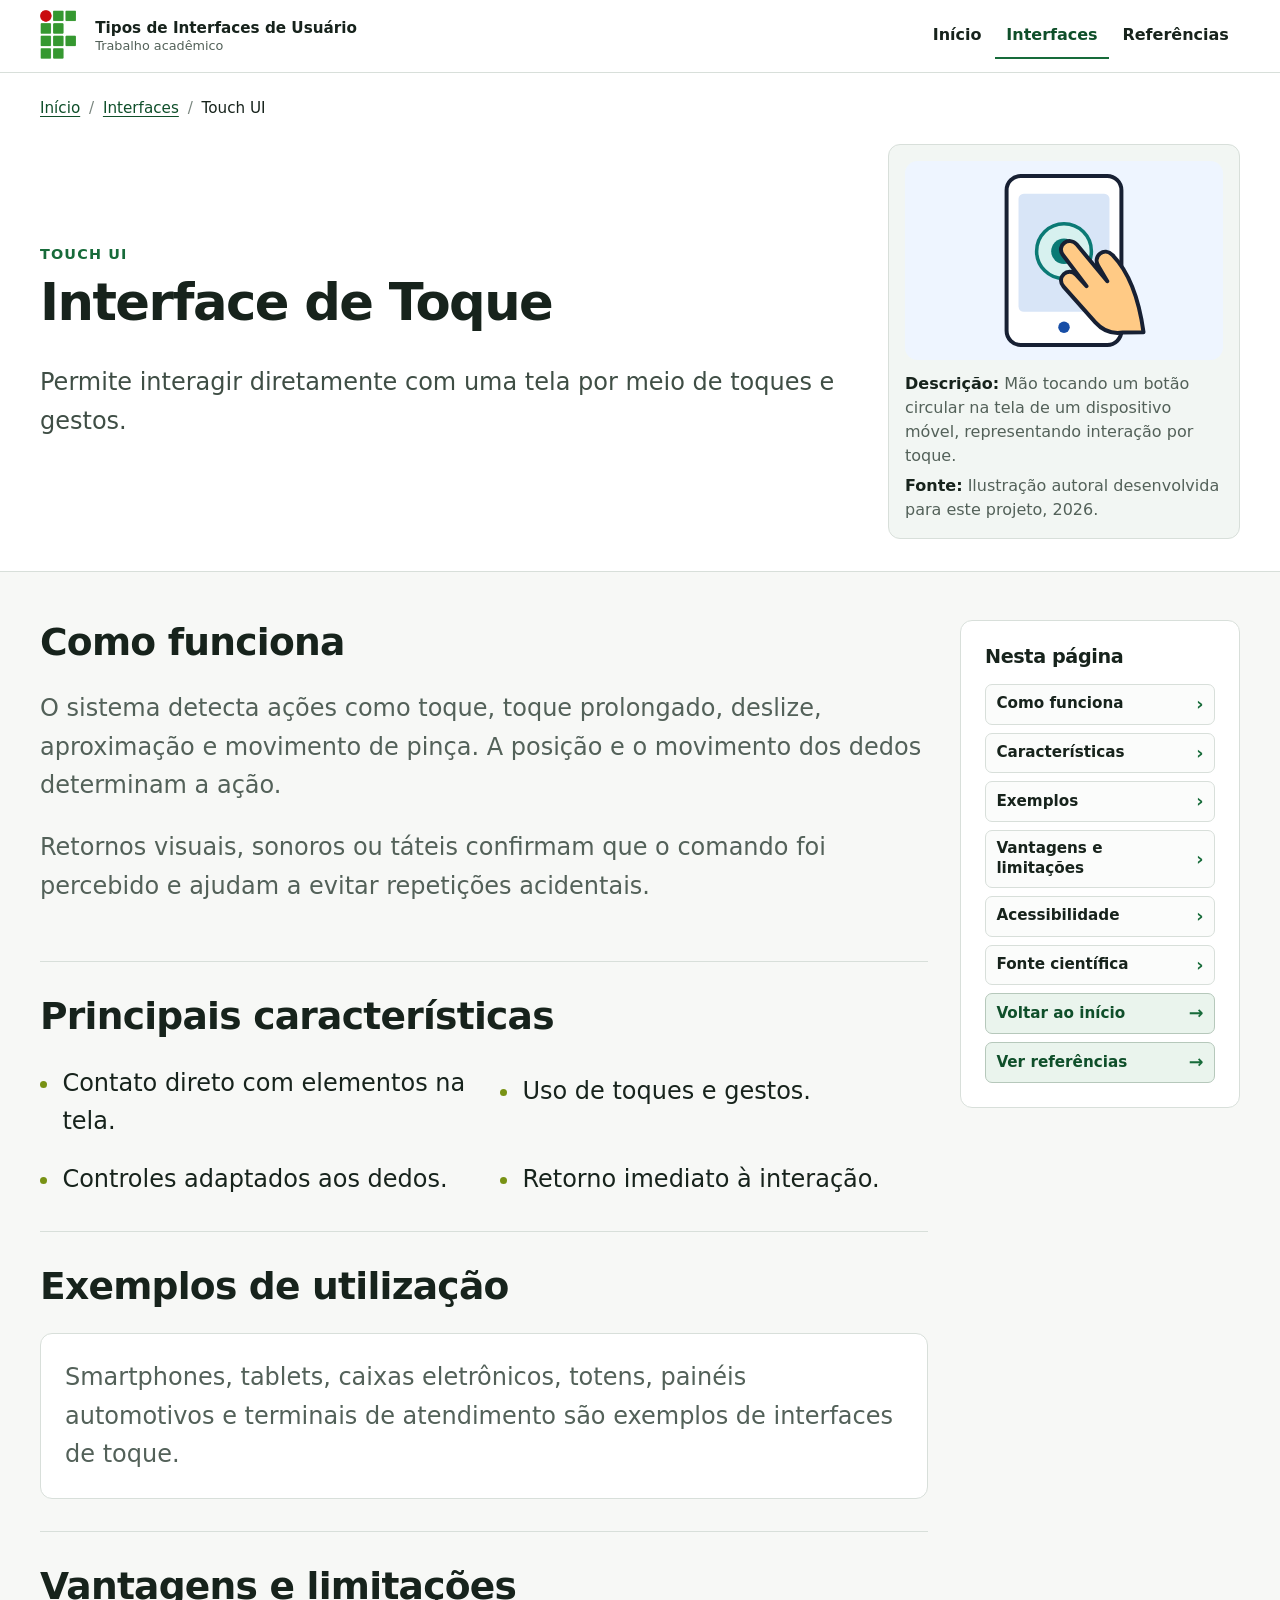
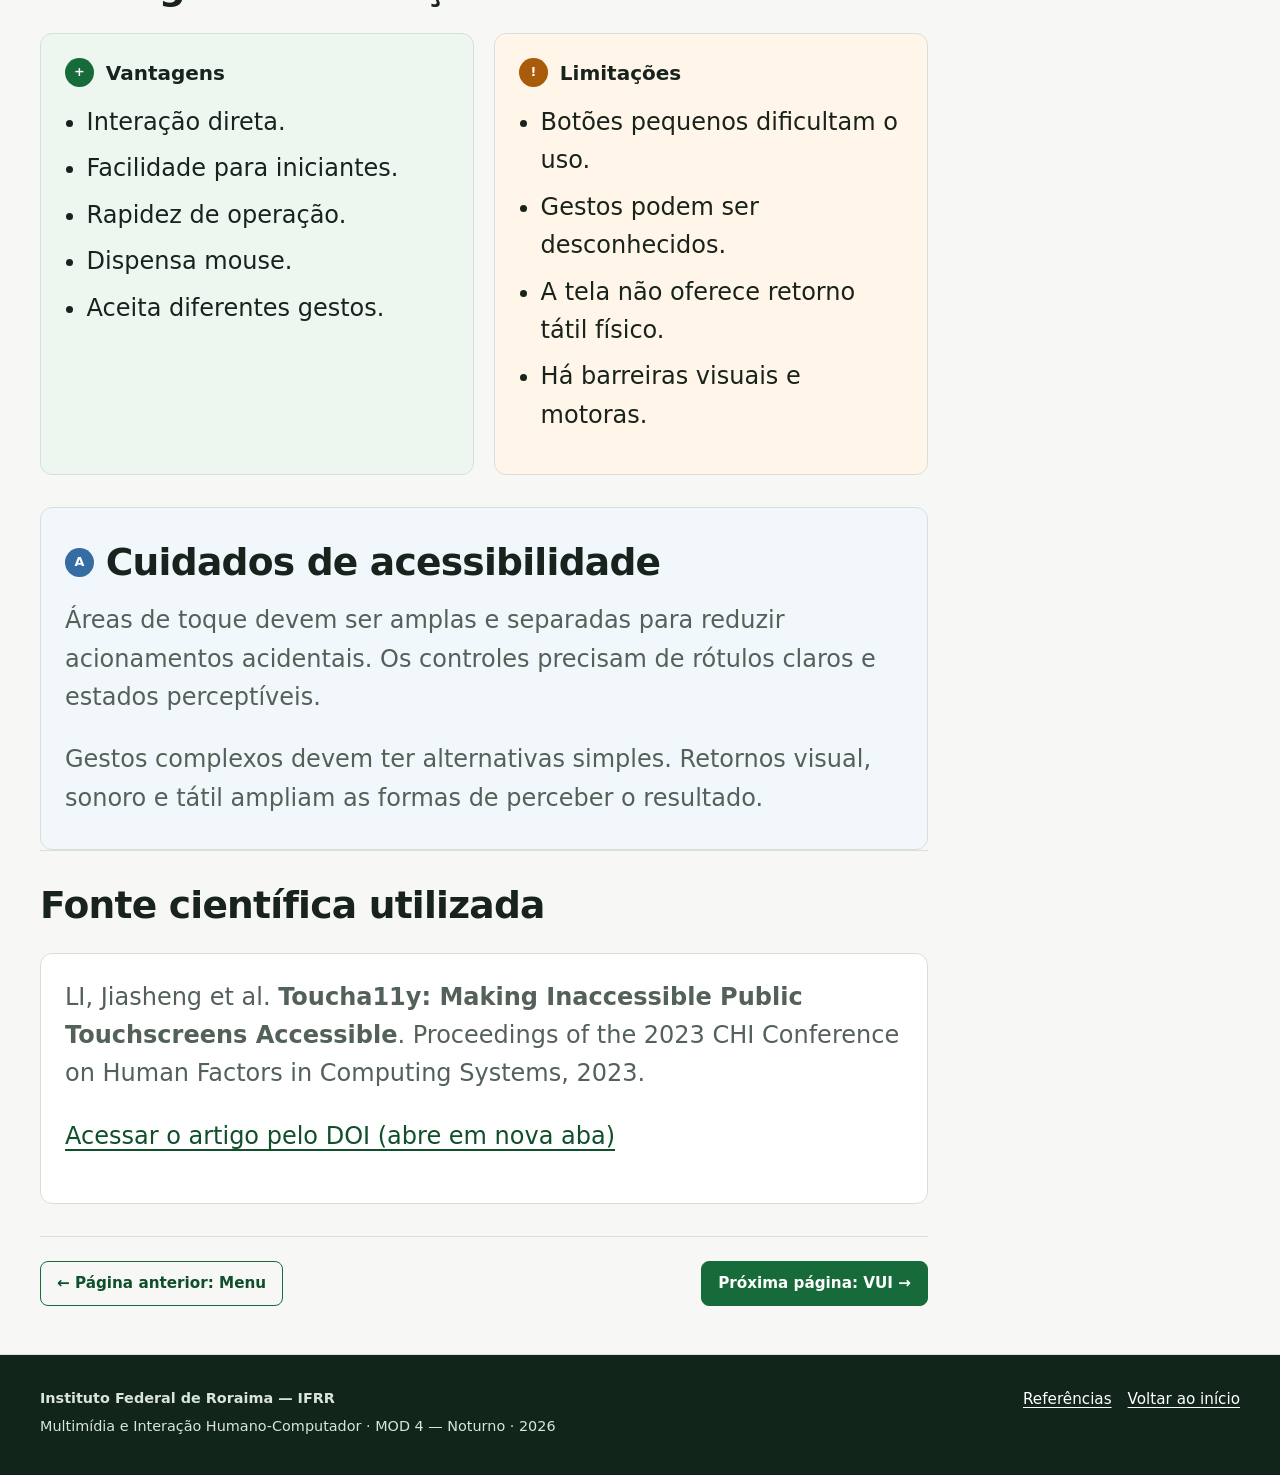
<file: paginas/touch-ui.html>
﻿<!doctype html>
<html lang="pt-BR">
<head>
  <meta charset="utf-8">
  <meta name="viewport" content="width=device-width, initial-scale=1">
  <meta name="description" content="Definição, funcionamento, exemplos, vantagens, limitações e acessibilidade da Interface de Toque (Touch UI).">
  <title>Touch UI — Interface de Toque</title>
  <link rel="icon" href="../img/favicon.svg" type="image/svg+xml">
  <link rel="stylesheet" href="../libs/lenis/lenis.css">
  <link rel="stylesheet" href="../css/style.css">
  <script src="../libs/lenis/lenis.min.js" defer></script>
  <script src="../js/main.js" defer></script>
</head>
<body id="topo">
  <a class="pular-conteudo" href="#conteudo-principal">Pular para o conteúdo principal</a>
  <header class="site-header">
    <div class="container header-inner">
      <a class="brand" href="../index.html" aria-label="Ir para a página inicial — Tipos de Interfaces de Usuário">
        <img src="../img/logo-ifrr.png" width="849" height="175" alt="Logo do Instituto Federal de Educação, Ciência e Tecnologia de Roraima">
        <span class="brand-text"><strong>Tipos de Interfaces de Usuário</strong><span>Trabalho acadêmico</span></span>
      </a>
      <button class="botao-menu" type="button" aria-expanded="false" aria-controls="menu-principal"><span class="texto-menu">Menu</span><span class="icone-menu" aria-hidden="true"></span></button>
      <nav class="site-nav" id="menu-principal" aria-label="Navegação principal"><ul><li><a href="../index.html">Início</a></li><li><a href="../index.html#interfaces" aria-current="page">Interfaces</a></li><li><a href="./referencias.html">Referências</a></li></ul></nav>
    </div>
  </header>
  <main id="conteudo-principal" tabindex="-1">
    <header class="topic-header">
      <div class="container">
        <nav class="breadcrumb" aria-label="Trilha de navegação"><ol><li><a href="../index.html">Início</a></li><li><a href="../index.html#interfaces">Interfaces</a></li><li aria-current="page">Touch UI</li></ol></nav>
        <div class="topic-hero">
          <div><p class="eyebrow">Touch UI</p><h1>Interface de Toque</h1><p class="lead definition">Permite interagir diretamente com uma tela por meio de toques e gestos.</p></div>
          <figure class="topic-figure figura-conteudo"><img src="../img/touch-ui.svg" width="720" height="450" alt="Mão tocando um botão circular em uma tela de dispositivo móvel, representando uma interface de toque"><figcaption><span><strong>Descrição:</strong> Mão tocando um botão circular na tela de um dispositivo móvel, representando interação por toque.</span><span><strong>Fonte:</strong> Ilustração autoral desenvolvida para este projeto, 2026.</span></figcaption></figure>
        </div>
      </div>
    </header>
    <article class="section">
      <div class="container layout-pagina">
        <div class="conteudo-pagina">
          <section id="funcionamento" aria-labelledby="funcionamento-titulo">
            <h2 id="funcionamento-titulo">Como funciona</h2>
            <p>O sistema detecta ações como toque, toque prolongado, deslize, aproximação e movimento de pinça. A posição e o movimento dos dedos determinam a ação.</p>
            <p>Retornos visuais, sonoros ou táteis confirmam que o comando foi percebido e ajudam a evitar repetições acidentais.</p>
          </section>
          <section id="caracteristicas" aria-labelledby="caracteristicas-titulo">
            <h2 id="caracteristicas-titulo">Principais características</h2>
            <ul class="feature-list"><li>Contato direto com elementos na tela.</li><li>Uso de toques e gestos.</li><li>Controles adaptados aos dedos.</li><li>Retorno imediato à interação.</li></ul>
          </section>
          <section id="exemplos" aria-labelledby="exemplos-titulo">
            <h2 id="exemplos-titulo">Exemplos de utilização</h2>
            <div class="content-card"><p>Smartphones, tablets, caixas eletrônicos, totens, painéis automotivos e terminais de atendimento são exemplos de interfaces de toque.</p></div>
          </section>
          <section id="analise" aria-labelledby="analise-titulo">
            <h2 id="analise-titulo">Vantagens e limitações</h2>
            <div class="grade-comparacao">
              <section class="card-comparacao advantages" aria-labelledby="vantagens-titulo"><div class="icon-label"><span class="icon" aria-hidden="true">+</span><h3 id="vantagens-titulo">Vantagens</h3></div><ul><li>Interação direta.</li><li>Facilidade para iniciantes.</li><li>Rapidez de operação.</li><li>Dispensa mouse.</li><li>Aceita diferentes gestos.</li></ul></section>
              <section class="card-comparacao limitations" aria-labelledby="limitacoes-titulo"><div class="icon-label"><span class="icon" aria-hidden="true">!</span><h3 id="limitacoes-titulo">Limitações</h3></div><ul><li>Botões pequenos dificultam o uso.</li><li>Gestos podem ser desconhecidos.</li><li>A tela não oferece retorno tátil físico.</li><li>Há barreiras visuais e motoras.</li></ul></section>
            </div>
          </section>
          <section id="acessibilidade" class="content-card accessibility" aria-labelledby="acessibilidade-titulo">
            <div class="icon-label"><span class="icon" aria-hidden="true">A</span><h2 id="acessibilidade-titulo">Cuidados de acessibilidade</h2></div>
            <p>Áreas de toque devem ser amplas e separadas para reduzir acionamentos acidentais. Os controles precisam de rótulos claros e estados perceptíveis.</p>
            <p>Gestos complexos devem ter alternativas simples. Retornos visual, sonoro e tátil ampliam as formas de perceber o resultado.</p>
          </section>
          <section id="fonte" class="fonte-cientifica" aria-labelledby="fonte-titulo">
            <h2 id="fonte-titulo">Fonte científica utilizada</h2>
            <div class="source-box card-fonte"><p>LI, Jiasheng et al. <strong>Toucha11y: Making Inaccessible Public Touchscreens Accessible</strong>. Proceedings of the 2023 CHI Conference on Human Factors in Computing Systems, 2023.</p><p><a href="https://doi.org/10.1145/3544548.3581254" target="_blank" rel="noopener noreferrer">Acessar o artigo pelo DOI (abre em nova aba)</a></p></div>
          </section>
          <nav class="page-navigation" aria-label="Navegação entre páginas"><a class="button secondary" href="./menu.html">← Página anterior: Menu</a><a class="button" href="./vui.html">Próxima página: VUI →</a></nav>
        </div>
        <aside class="menu-pagina" aria-labelledby="nesta-pagina"><h2 id="nesta-pagina">Nesta página</h2><ul><li><a href="#funcionamento">Como funciona</a></li><li><a href="#caracteristicas">Características</a></li><li><a href="#exemplos">Exemplos</a></li><li><a href="#analise">Vantagens e limitações</a></li><li><a href="#acessibilidade">Acessibilidade</a></li><li><a href="#fonte">Fonte científica</a></li><li><a class="menu-link-secondary" href="../index.html">Voltar ao início</a></li><li><a class="menu-link-secondary" href="./referencias.html">Ver referências</a></li></ul></aside>
      </div>
    </article>
  </main>
  <footer class="site-footer">
    <div class="container footer-grid">
      <div><p><strong>Instituto Federal de Roraima — IFRR</strong></p><p>Multimídia e Interação Humano-Computador · <button class="controle-scroll-suave" type="button" aria-pressed="false">MOD 4</button> — Noturno · 2026</p></div>
      <nav class="footer-links" aria-label="Navegação do rodapé"><a href="./referencias.html">Referências</a><a href="../index.html">Voltar ao início</a></nav>
    </div>
  </footer>
  <button class="back-to-top" type="button" data-back-to-top aria-label="Voltar ao topo da página">Voltar ao topo ↑</button>
</body>
</html>
</file>
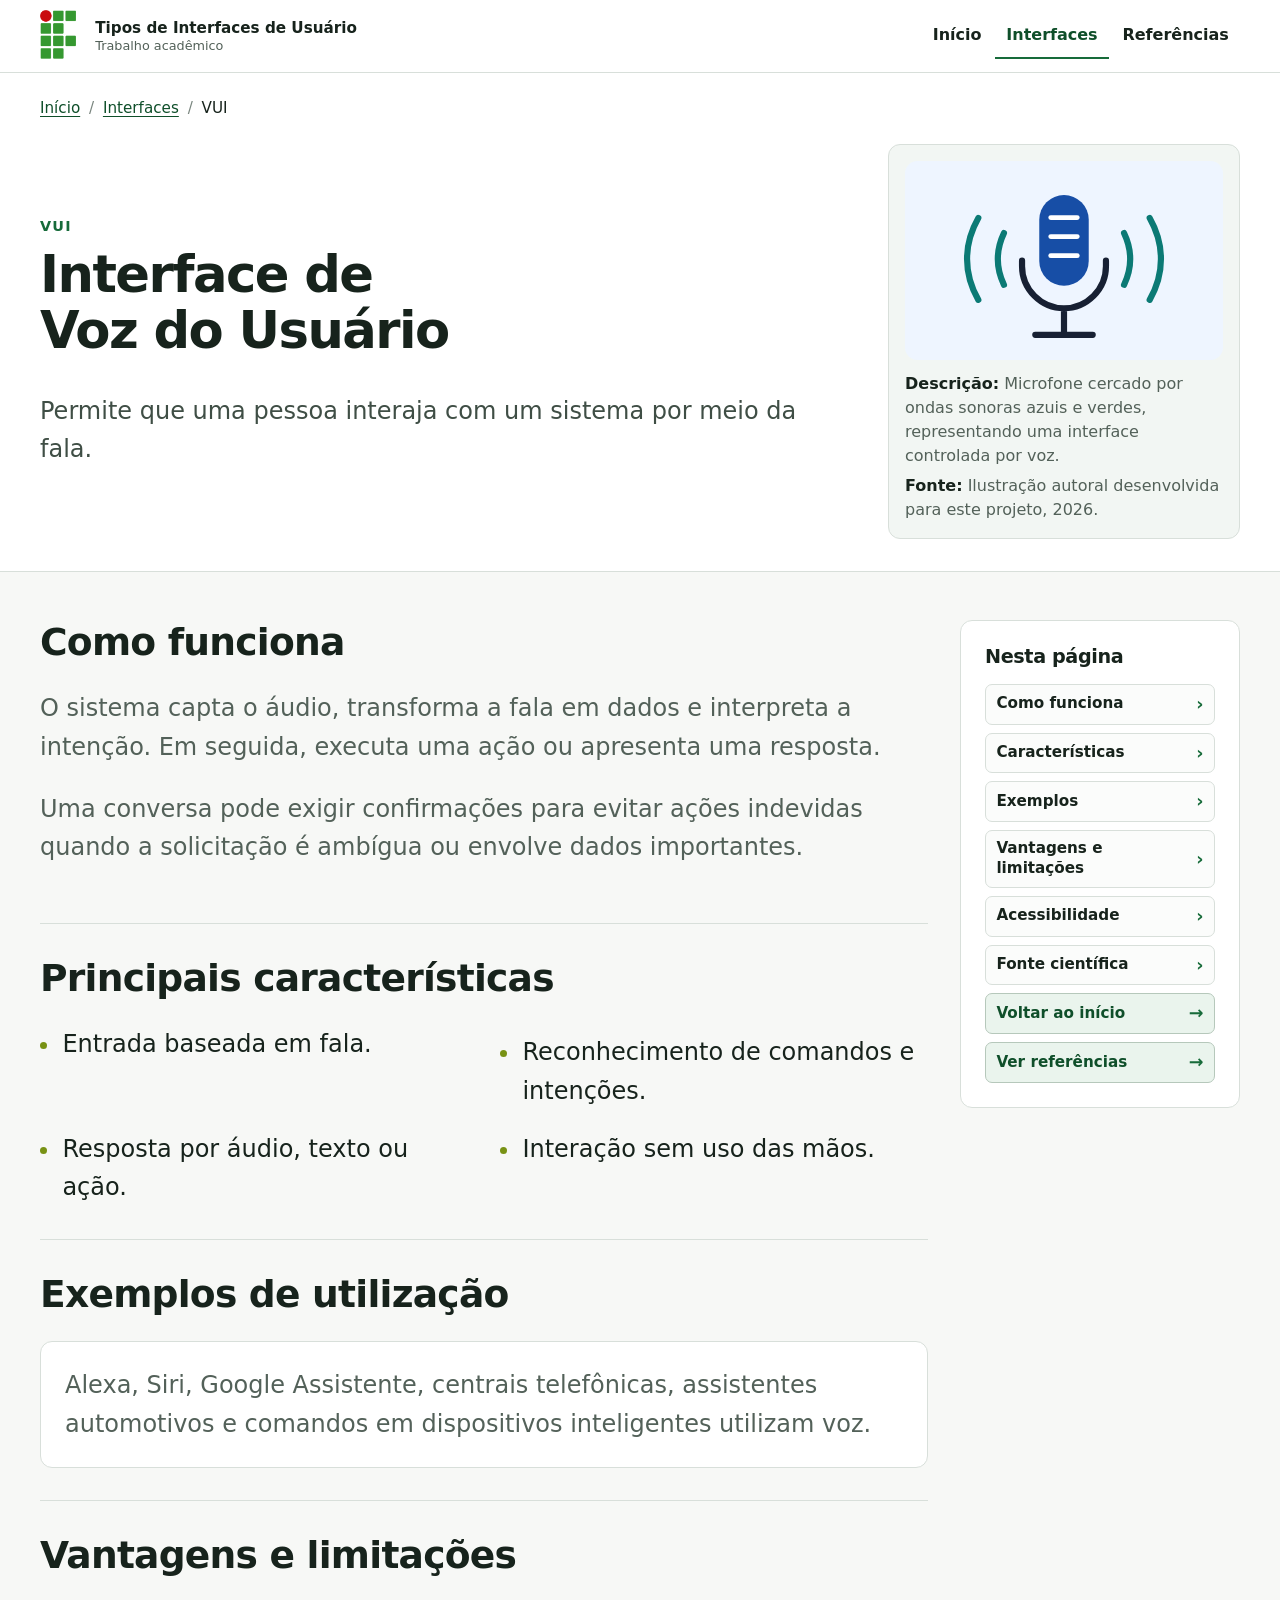
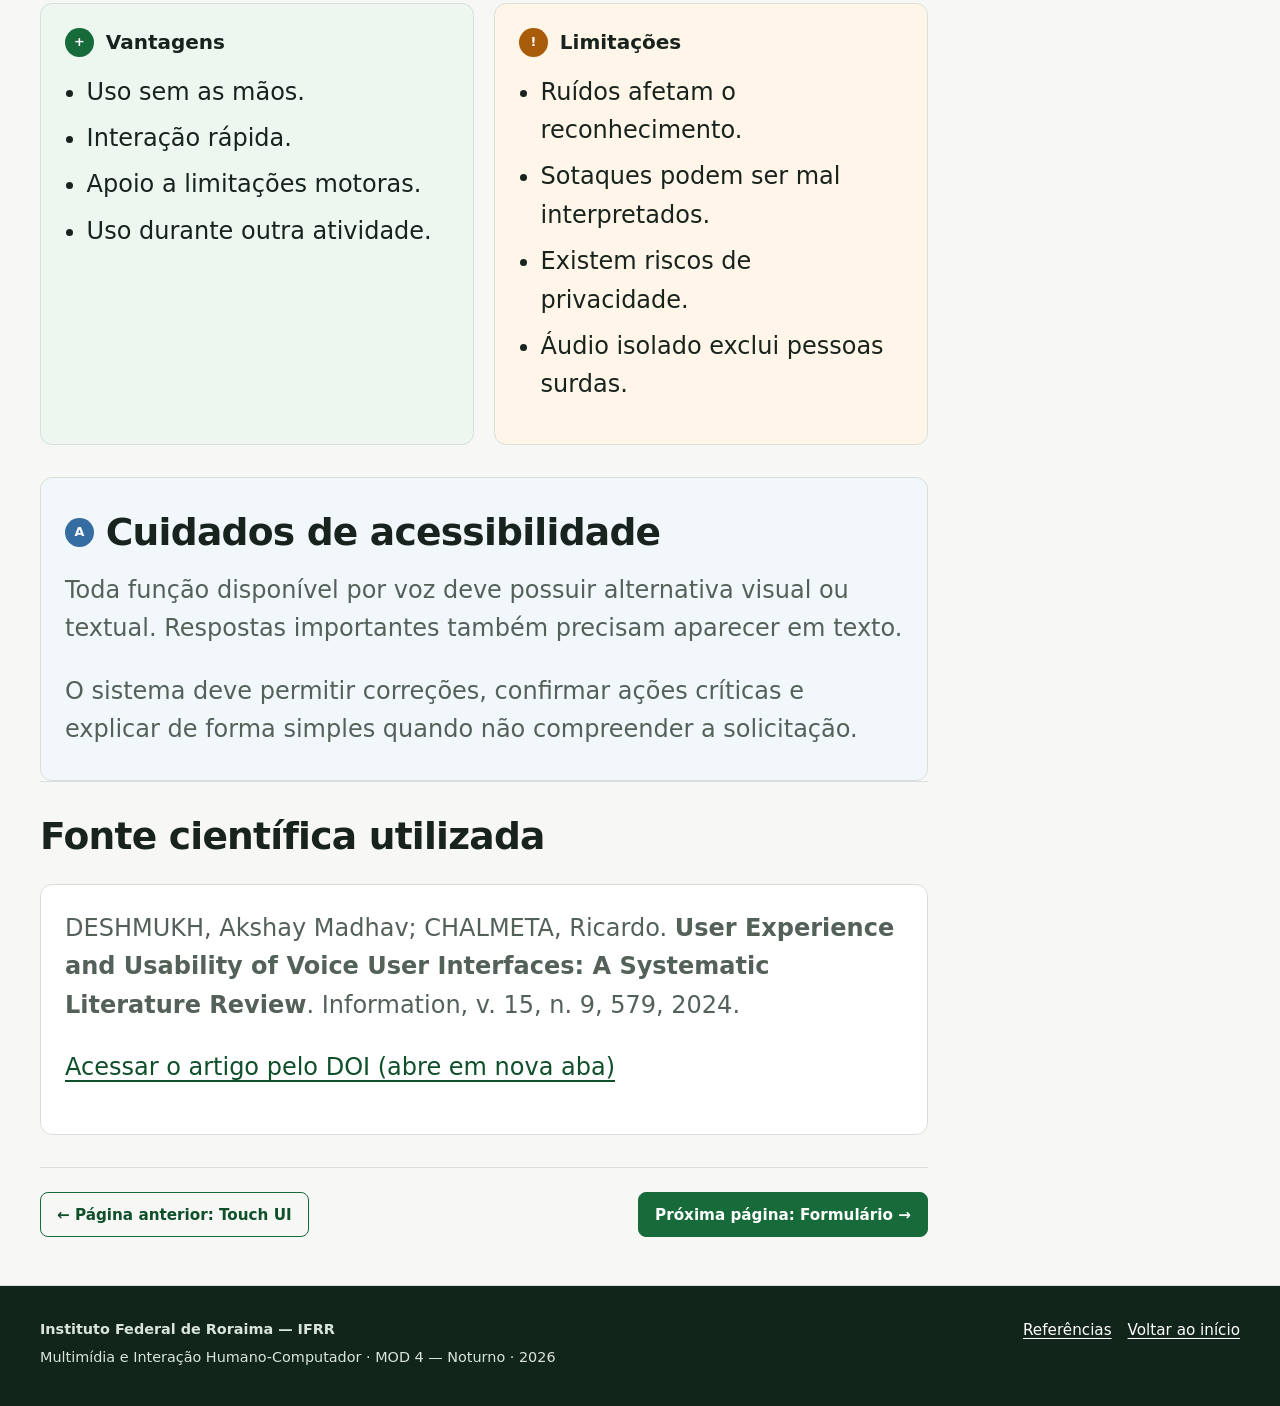
<file: paginas/vui.html>
﻿<!doctype html>
<html lang="pt-BR">
<head>
  <meta charset="utf-8">
  <meta name="viewport" content="width=device-width, initial-scale=1">
  <meta name="description" content="Definição, funcionamento, exemplos, vantagens, limitações e acessibilidade da Interface de Voz do Usuário (VUI).">
  <title>VUI — Interface de Voz do Usuário</title>
  <link rel="icon" href="../img/favicon.svg" type="image/svg+xml">
  <link rel="stylesheet" href="../libs/lenis/lenis.css">
  <link rel="stylesheet" href="../css/style.css">
  <script src="../libs/lenis/lenis.min.js" defer></script>
  <script src="../js/main.js" defer></script>
</head>
<body id="topo">
  <a class="pular-conteudo" href="#conteudo-principal">Pular para o conteúdo principal</a>
  <header class="site-header">
    <div class="container header-inner">
      <a class="brand" href="../index.html" aria-label="Ir para a página inicial — Tipos de Interfaces de Usuário">
        <img src="../img/logo-ifrr.png" width="849" height="175" alt="Logo do Instituto Federal de Educação, Ciência e Tecnologia de Roraima">
        <span class="brand-text"><strong>Tipos de Interfaces de Usuário</strong><span>Trabalho acadêmico</span></span>
      </a>
      <button class="botao-menu" type="button" aria-expanded="false" aria-controls="menu-principal"><span class="texto-menu">Menu</span><span class="icone-menu" aria-hidden="true"></span></button>
      <nav class="site-nav" id="menu-principal" aria-label="Navegação principal"><ul><li><a href="../index.html">Início</a></li><li><a href="../index.html#interfaces" aria-current="page">Interfaces</a></li><li><a href="./referencias.html">Referências</a></li></ul></nav>
    </div>
  </header>
  <main id="conteudo-principal" tabindex="-1">
    <header class="topic-header">
      <div class="container">
        <nav class="breadcrumb" aria-label="Trilha de navegação"><ol><li><a href="../index.html">Início</a></li><li><a href="../index.html#interfaces">Interfaces</a></li><li aria-current="page">VUI</li></ol></nav>
        <div class="topic-hero">
          <div><p class="eyebrow">VUI</p><h1>Interface de Voz do Usuário</h1><p class="lead definition">Permite que uma pessoa interaja com um sistema por meio da fala.</p></div>
          <figure class="topic-figure figura-conteudo"><img src="../img/vui.svg" width="720" height="450" alt="Microfone central cercado por ondas sonoras azuis e verdes, representando uma interface de voz"><figcaption><span><strong>Descrição:</strong> Microfone cercado por ondas sonoras azuis e verdes, representando uma interface controlada por voz.</span><span><strong>Fonte:</strong> Ilustração autoral desenvolvida para este projeto, 2026.</span></figcaption></figure>
        </div>
      </div>
    </header>
    <article class="section">
      <div class="container layout-pagina">
        <div class="conteudo-pagina">
          <section id="funcionamento" aria-labelledby="funcionamento-titulo">
            <h2 id="funcionamento-titulo">Como funciona</h2>
            <p>O sistema capta o áudio, transforma a fala em dados e interpreta a intenção. Em seguida, executa uma ação ou apresenta uma resposta.</p>
            <p>Uma conversa pode exigir confirmações para evitar ações indevidas quando a solicitação é ambígua ou envolve dados importantes.</p>
          </section>
          <section id="caracteristicas" aria-labelledby="caracteristicas-titulo">
            <h2 id="caracteristicas-titulo">Principais características</h2>
            <ul class="feature-list"><li>Entrada baseada em fala.</li><li>Reconhecimento de comandos e intenções.</li><li>Resposta por áudio, texto ou ação.</li><li>Interação sem uso das mãos.</li></ul>
          </section>
          <section id="exemplos" aria-labelledby="exemplos-titulo">
            <h2 id="exemplos-titulo">Exemplos de utilização</h2>
            <div class="content-card"><p>Alexa, Siri, Google Assistente, centrais telefônicas, assistentes automotivos e comandos em dispositivos inteligentes utilizam voz.</p></div>
          </section>
          <section id="analise" aria-labelledby="analise-titulo">
            <h2 id="analise-titulo">Vantagens e limitações</h2>
            <div class="grade-comparacao">
              <section class="card-comparacao advantages" aria-labelledby="vantagens-titulo"><div class="icon-label"><span class="icon" aria-hidden="true">+</span><h3 id="vantagens-titulo">Vantagens</h3></div><ul><li>Uso sem as mãos.</li><li>Interação rápida.</li><li>Apoio a limitações motoras.</li><li>Uso durante outra atividade.</li></ul></section>
              <section class="card-comparacao limitations" aria-labelledby="limitacoes-titulo"><div class="icon-label"><span class="icon" aria-hidden="true">!</span><h3 id="limitacoes-titulo">Limitações</h3></div><ul><li>Ruídos afetam o reconhecimento.</li><li>Sotaques podem ser mal interpretados.</li><li>Existem riscos de privacidade.</li><li>Áudio isolado exclui pessoas surdas.</li></ul></section>
            </div>
          </section>
          <section id="acessibilidade" class="content-card accessibility" aria-labelledby="acessibilidade-titulo">
            <div class="icon-label"><span class="icon" aria-hidden="true">A</span><h2 id="acessibilidade-titulo">Cuidados de acessibilidade</h2></div>
            <p>Toda função disponível por voz deve possuir alternativa visual ou textual. Respostas importantes também precisam aparecer em texto.</p>
            <p>O sistema deve permitir correções, confirmar ações críticas e explicar de forma simples quando não compreender a solicitação.</p>
          </section>
          <section id="fonte" class="fonte-cientifica" aria-labelledby="fonte-titulo">
            <h2 id="fonte-titulo">Fonte científica utilizada</h2>
            <div class="source-box card-fonte"><p>DESHMUKH, Akshay Madhav; CHALMETA, Ricardo. <strong>User Experience and Usability of Voice User Interfaces: A Systematic Literature Review</strong>. Information, v. 15, n. 9, 579, 2024.</p><p><a href="https://doi.org/10.3390/info15090579" target="_blank" rel="noopener noreferrer">Acessar o artigo pelo DOI (abre em nova aba)</a></p></div>
          </section>
          <nav class="page-navigation" aria-label="Navegação entre páginas"><a class="button secondary" href="./touch-ui.html">← Página anterior: Touch UI</a><a class="button" href="./formulario.html">Próxima página: Formulário →</a></nav>
        </div>
        <aside class="menu-pagina" aria-labelledby="nesta-pagina"><h2 id="nesta-pagina">Nesta página</h2><ul><li><a href="#funcionamento">Como funciona</a></li><li><a href="#caracteristicas">Características</a></li><li><a href="#exemplos">Exemplos</a></li><li><a href="#analise">Vantagens e limitações</a></li><li><a href="#acessibilidade">Acessibilidade</a></li><li><a href="#fonte">Fonte científica</a></li><li><a class="menu-link-secondary" href="../index.html">Voltar ao início</a></li><li><a class="menu-link-secondary" href="./referencias.html">Ver referências</a></li></ul></aside>
      </div>
    </article>
  </main>
  <footer class="site-footer">
    <div class="container footer-grid">
      <div><p><strong>Instituto Federal de Roraima — IFRR</strong></p><p>Multimídia e Interação Humano-Computador · <button class="controle-scroll-suave" type="button" aria-pressed="false">MOD 4</button> — Noturno · 2026</p></div>
      <nav class="footer-links" aria-label="Navegação do rodapé"><a href="./referencias.html">Referências</a><a href="../index.html">Voltar ao início</a></nav>
    </div>
  </footer>
  <button class="back-to-top" type="button" data-back-to-top aria-label="Voltar ao topo da página">Voltar ao topo ↑</button>
</body>
</html>
</file>
<file: libs/lenis/lenis.css>
html.lenis,
html.lenis body {
  height: auto;
}

.lenis:not(.lenis-autoToggle).lenis-stopped {
  overflow: clip;
}

.lenis [data-lenis-prevent],
.lenis [data-lenis-prevent-wheel],
.lenis [data-lenis-prevent-touch],
.lenis [data-lenis-prevent-vertical],
.lenis [data-lenis-prevent-horizontal] {
  overscroll-behavior: contain;
}

.lenis.lenis-smooth iframe {
  pointer-events: none;
}

.lenis.lenis-autoToggle {
  transition-property: overflow;
  transition-duration: 1ms;
  transition-behavior: allow-discrete;
}
</file>
<file: css/style.css>
:root {
  --cor-fundo: #f7f8f6;
  --cor-superficie: #ffffff;
  --cor-texto: #17231c;
  --cor-texto-secundario: #536159;
  --cor-principal: #176b3a;
  --cor-principal-escura: #0f4f2a;
  --cor-principal-clara: #eaf4ed;
  --cor-destaque: #789214;
  --cor-borda: #d8dfda;
  --cor-foco: #7a4d00;
  --cor-vantagem: #edf7f0;
  --cor-limitacao: #fff5e8;
  --cor-terminal: #0d1117;
  --cor-terminal-texto: #e6edf3;
  --altura-header: 72px;
  --largura-conteudo: 1200px;
  --largura-leitura: 72ch;
  --raio: 12px;
  --espaco-1: 0.5rem;
  --espaco-2: 0.75rem;
  --espaco-3: 1rem;
  --espaco-4: 1.5rem;
  --espaco-5: 2rem;
  --espaco-6: 3rem;
}

*,
*::before,
*::after {
  box-sizing: border-box;
}

html {
  scroll-behavior: smooth;
  scroll-padding-top: var(--altura-header);
}

html.lenis {
  scroll-behavior: auto;
}

body {
  margin: 0;
  padding-top: var(--altura-header);
  overflow-x: hidden;
  background: var(--cor-fundo);
  color: var(--cor-texto);
  font-family: system-ui, -apple-system, BlinkMacSystemFont, "Segoe UI", sans-serif;
  font-size: 16px;
  line-height: 1.6;
  word-break: normal;
  overflow-wrap: break-word;
  hyphens: none;
}

body.menu-movel-aberto {
  padding-top: calc(var(--altura-header) + var(--altura-menu-movel, 0px));
}

[hidden] {
  display: none !important;
}

[id] {
  scroll-margin-top: var(--espaco-3);
}

img,
svg {
  display: block;
  max-width: 100%;
  height: auto;
}

figure {
  margin: 0;
}

a {
  color: var(--cor-principal-escura);
  text-decoration-thickness: 0.08em;
  text-underline-offset: 0.2em;
}

a:hover {
  color: var(--cor-principal);
}

:focus-visible {
  outline: 3px solid var(--cor-foco);
  outline-offset: 3px;
  box-shadow: 0 0 0 2px #ffffff;
}

main:focus-visible {
  outline-offset: -3px;
}

.pular-conteudo {
  position: fixed;
  z-index: 2000;
  top: var(--espaco-2);
  left: var(--espaco-3);
  padding: var(--espaco-2) var(--espaco-3);
  transform: translateY(-180%);
  border-radius: 8px;
  background: var(--cor-texto);
  color: #ffffff;
  font-weight: 700;
  text-decoration: none;
}

.pular-conteudo:focus {
  transform: translateY(0);
}

.texto-leitor {
  position: absolute;
  width: 1px;
  height: 1px;
  padding: 0;
  margin: -1px;
  overflow: hidden;
  clip: rect(0, 0, 0, 0);
  white-space: nowrap;
  border: 0;
}

.container {
  width: min(calc(100% - 2rem), var(--largura-conteudo));
  margin-inline: auto;
}

.site-header {
  position: fixed;
  z-index: 1000;
  inset: 0 0 auto;
  min-height: var(--altura-header);
  border-bottom: 1px solid var(--cor-borda);
  background: rgb(255 255 255 / 98%);
}

.header-inner {
  position: relative;
  display: flex;
  min-height: var(--altura-header);
  align-items: center;
  justify-content: space-between;
  gap: var(--espaco-4);
}

.brand {
  display: flex;
  min-width: 0;
  align-items: center;
  gap: var(--espaco-3);
  color: var(--cor-texto);
  text-decoration: none;
}

.brand img {
  width: auto;
  height: 52px;
  flex: 0 0 auto;
  object-fit: contain;
}

.botao-menu {
  display: none;
  min-width: 48px;
  min-height: 44px;
  align-items: center;
  justify-content: center;
  gap: 0.65rem;
  padding: 0.55rem 0.75rem;
  border: 1px solid var(--cor-principal-escura);
  border-radius: 8px;
  background: #ffffff;
  color: var(--cor-texto);
  font: inherit;
  font-size: 1rem;
  font-weight: 700;
  cursor: pointer;
}

.icone-menu,
.icone-menu::before,
.icone-menu::after {
  display: block;
  width: 1.25rem;
  height: 2px;
  background: currentcolor;
  content: "";
  transition: transform 160ms ease;
}

.icone-menu {
  position: relative;
}

.icone-menu::before,
.icone-menu::after {
  position: absolute;
  left: 0;
}

.icone-menu::before {
  top: -0.4rem;
}

.icone-menu::after {
  top: 0.4rem;
}

.botao-menu[aria-expanded="true"] .icone-menu {
  background: transparent;
}

.botao-menu[aria-expanded="true"] .icone-menu::before {
  top: 0;
  transform: rotate(45deg);
}

.botao-menu[aria-expanded="true"] .icone-menu::after {
  top: 0;
  transform: rotate(-45deg);
}

.brand-text {
  display: grid;
  min-width: 0;
  line-height: 1.25;
}

.brand-text strong {
  font-size: 0.95rem;
}

.brand-text span {
  color: var(--cor-texto-secundario);
  font-size: 0.8rem;
}

.site-nav ul {
  display: flex;
  align-items: center;
  gap: 0.15rem;
  margin: 0;
  padding: 0;
  list-style: none;
}

.site-nav a {
  display: inline-flex;
  min-height: 44px;
  align-items: center;
  padding: 0.55rem 0.7rem;
  border-bottom: 2px solid transparent;
  color: var(--cor-texto);
  font-size: 1rem;
  font-weight: 650;
  text-decoration: none;
  white-space: nowrap;
}

.site-nav a:hover {
  background: var(--cor-principal-clara);
}

.site-nav a[aria-current="page"] {
  border-bottom-color: var(--cor-principal);
  color: var(--cor-principal-escura);
}

main {
  min-height: 65vh;
}

h1,
h2,
h3 {
  margin-block: 0 0.65em;
  color: var(--cor-texto);
  text-wrap: balance;
  word-break: normal;
}

h1 {
  font-size: clamp(2rem, 4vw, 3.25rem);
  line-height: 1.1;
  letter-spacing: -0.03em;
}

h2 {
  font-size: clamp(1.65rem, 3vw, 2.35rem);
  line-height: 1.2;
  letter-spacing: -0.02em;
}

h3 {
  font-size: clamp(1.25rem, 2vw, 1.6rem);
  line-height: 1.3;
}

p {
  margin-block: 0 1em;
  color: var(--cor-texto-secundario);
}

.eyebrow {
  margin-bottom: var(--espaco-1);
  color: var(--cor-principal);
  font-size: 0.9rem;
  font-weight: 800;
  letter-spacing: 0.08em;
  text-transform: uppercase;
}

.lead {
  max-width: 60ch;
  color: #3f4e45;
  font-size: 1.5rem;
  line-height: 1.6;
}

.hero {
  padding-block: clamp(var(--espaco-5), 5vw, var(--espaco-6));
  border-bottom: 1px solid var(--cor-borda);
  background: var(--cor-superficie);
}

.hero-grid {
  display: grid;
  grid-template-columns: minmax(0, 1.3fr) minmax(16rem, 0.7fr);
  align-items: center;
  gap: clamp(var(--espaco-5), 5vw, var(--espaco-6));
}

.institution-name {
  margin-bottom: var(--espaco-2);
  color: var(--cor-principal-escura);
  font-size: 1rem;
  font-weight: 750;
}

.academic-data {
  display: grid;
  grid-template-columns: repeat(2, minmax(0, 1fr));
  gap: var(--espaco-3) var(--espaco-5);
  margin: var(--espaco-5) 0 0;
  padding-top: var(--espaco-4);
  border-top: 2px solid var(--cor-principal);
}

.academic-data div,
.academic-data .wide {
  min-width: 0;
}

.academic-data dt {
  margin-bottom: 0.15rem;
  color: var(--cor-texto-secundario);
  font-size: 0.85rem;
  font-weight: 750;
  letter-spacing: 0.04em;
  text-transform: uppercase;
}

.academic-data dd {
  margin: 0;
  color: var(--cor-texto);
  font-size: 1rem;
  font-weight: 650;
}

.academic-data .wide {
  grid-column: 1 / -1;
}

.integrantes-resumo {
  margin-top: var(--espaco-3);
  padding-top: var(--espaco-3);
  border-top: 1px solid var(--cor-borda);
}

.integrantes-resumo h2 {
  margin-bottom: 0.15rem;
  color: var(--cor-texto-secundario);
  font-size: 0.85rem;
  font-weight: 750;
  letter-spacing: 0.04em;
  text-transform: uppercase;
}

.integrantes-resumo p {
  margin: 0;
  color: var(--cor-texto);
  font-size: 1rem;
  font-weight: 650;
}

.hero-figure,
.topic-figure {
  min-width: 0;
}

.hero-figure img {
  width: 100%;
  max-height: min(58vh, 560px);
  border-radius: var(--raio);
  object-fit: contain;
}

figcaption {
  margin-top: var(--espaco-1);
  color: var(--cor-texto-secundario);
  font-size: 0.9rem;
  line-height: 1.45;
}

.figura-conteudo figcaption {
  display: grid;
  gap: 0.35rem;
  margin-top: var(--espaco-2);
  color: var(--cor-texto-secundario);
  font-size: 1rem;
  line-height: 1.5;
}

.figura-conteudo img {
  display: block;
  width: 100%;
  height: auto;
  object-fit: contain;
}

.figura-conteudo figcaption span {
  display: block;
}

.figura-conteudo figcaption strong {
  color: var(--cor-texto);
}

.notice,
.logo-credit {
  font-size: 0.9rem;
}

.notice {
  margin-top: var(--espaco-2);
  padding-left: var(--espaco-3);
  border-left: 3px solid var(--cor-foco);
}

.section {
  padding-block: clamp(var(--espaco-5), 5vw, var(--espaco-6));
}

.section + .section {
  border-top: 1px solid var(--cor-borda);
}

.section-heading {
  max-width: var(--largura-leitura);
  margin-bottom: var(--espaco-5);
}

.section-heading > p:last-child {
  font-size: 1.5rem;
  line-height: 1.6;
}

.secao-interfaces .texto-introdutorio {
  width: 100%;
  max-width: 100%;
  margin: 0 0 var(--espaco-5);
}

.secao-interfaces .texto-introdutorio > p:last-child {
  width: 100%;
  max-width: 90ch;
  margin-right: 0;
}

.secao-introducao .conteudo-introducao {
  width: 100%;
  max-width: none;
}

.secao-introducao .conteudo-introducao > p {
  max-width: 95ch;
  font-size: 1.5rem;
  line-height: 1.6;
}

.grade-interfaces,
.cards {
  display: grid;
  grid-template-columns: repeat(3, minmax(0, 1fr));
  gap: 1.25rem;
}

.interface-card {
  display: flex;
  min-width: 0;
  height: auto;
  flex-direction: column;
  overflow: hidden;
  border: 1px solid var(--cor-borda);
  border-radius: var(--raio);
  background: var(--cor-superficie);
  color: var(--cor-texto);
  text-decoration: none;
  transition: border-color 160ms ease, box-shadow 160ms ease, transform 160ms ease;
}

.interface-card:hover {
  transform: translateY(-2px);
  border-color: #9eb4a5;
  box-shadow: 0 4px 12px rgb(15 23 42 / 7%);
  color: var(--cor-texto);
}

.card-visual {
  display: grid;
  min-height: 0;
  place-items: center;
  padding: var(--espaco-3) var(--espaco-3) 0;
  background: #f2f6f3;
}

.card-visual img {
  width: 100%;
  height: 132px;
  object-fit: contain;
}

.card-body {
  display: flex;
  flex: 1;
  flex-direction: column;
  align-items: flex-start;
  padding: var(--espaco-4);
}

.card-body h3 {
  margin-bottom: var(--espaco-2);
  font-size: 1.25rem;
}

.card-body p {
  margin-bottom: var(--espaco-3);
  font-size: 1.5rem;
  line-height: 1.6;
}

.tag {
  display: inline-block;
  margin-bottom: var(--espaco-2);
  color: var(--cor-principal);
  font-size: 0.8rem;
  font-weight: 800;
  letter-spacing: 0.04em;
  text-transform: uppercase;
}

.card-cta {
  display: inline-flex;
  min-height: 40px;
  align-items: center;
  justify-content: center;
  gap: 0.35rem;
  margin-top: auto;
  padding: 0.55rem 0.85rem;
  border: 1px solid var(--cor-principal);
  border-radius: 8px;
  background: var(--cor-principal);
  color: #ffffff;
  font-size: 0.95rem;
  font-weight: 750;
  line-height: 1.2;
  text-decoration: none;
}

.interface-card:hover .card-cta {
  border-color: var(--cor-principal-escura);
  background: var(--cor-principal-escura);
}

.criteria-grid {
  display: grid;
  grid-template-columns: repeat(3, minmax(0, 1fr));
  gap: var(--espaco-4);
}

.content-card,
.card-comparacao {
  min-width: 0;
  width: 100%;
  height: auto;
  padding: clamp(1rem, 2vw, 1.5rem);
  border: 1px solid var(--cor-borda);
  border-radius: var(--raio);
  background: var(--cor-superficie);
  box-shadow: none;
}

.content-card h3,
.card-comparacao h3 {
  font-size: 1.25rem;
}

.content-card p:last-child,
.card-comparacao p:last-child {
  margin-bottom: 0;
}

.card-criterio h3 {
  font-size: clamp(1.3rem, 1.8vw, 1.55rem);
}

.card-criterio p {
  font-size: 1.5rem;
  line-height: 1.6;
}

.icon-label {
  display: flex;
  min-width: 0;
  align-items: center;
  gap: var(--espaco-2);
}

.icon-label h2,
.icon-label h3 {
  min-width: 0;
  margin-bottom: 0;
}

.icon {
  display: inline-grid;
  width: 1.8rem;
  height: 1.8rem;
  flex: 0 0 1.8rem;
  place-items: center;
  border-radius: 50%;
  background: var(--cor-principal);
  color: #ffffff;
  font-size: 0.8rem;
  font-weight: 800;
}

.topic-header {
  padding-block: var(--espaco-4) var(--espaco-5);
  border-bottom: 1px solid var(--cor-borda);
  background: var(--cor-superficie);
}

.topic-hero {
  display: grid;
  grid-template-columns: minmax(0, 1fr) minmax(14rem, 22rem);
  align-items: center;
  gap: clamp(var(--espaco-5), 5vw, var(--espaco-6));
}

.topic-header h1 {
  max-width: 20ch;
}

.topic-figure {
  padding: var(--espaco-3);
  border: 1px solid var(--cor-borda);
  border-radius: var(--raio);
  background: #f2f6f3;
}

.topic-figure img {
  width: 100%;
  max-height: 210px;
  object-fit: contain;
}

.breadcrumb {
  margin-bottom: var(--espaco-4);
  font-size: 0.95rem;
}

.breadcrumb ol {
  display: flex;
  flex-wrap: wrap;
  gap: 0.3rem 0.55rem;
  margin: 0;
  padding: 0;
  list-style: none;
}

.breadcrumb li:not(:last-child)::after {
  margin-left: 0.55rem;
  color: #7a867f;
  content: "/";
}

.definition {
  margin-bottom: 0;
}

.layout-pagina {
  display: grid;
  grid-template-columns: minmax(0, 1fr) minmax(230px, 280px);
  gap: var(--espaco-5);
  align-items: start;
}

.conteudo-pagina {
  min-width: 0;
  width: 100%;
}

.conteudo-pagina > section {
  padding-block: 0 var(--espaco-5);
}

.conteudo-pagina > section + section {
  padding-top: var(--espaco-5);
  border-top: 1px solid var(--cor-borda);
}

.conteudo-pagina > section p,
.conteudo-pagina > section li {
  max-width: var(--largura-leitura);
  font-size: 1.5rem;
  line-height: 1.6;
}

.conteudo-pagina ul {
  padding-left: 1.35em;
}

.conteudo-pagina li + li {
  margin-top: var(--espaco-1);
}

.menu-pagina {
  position: sticky;
  top: calc(var(--altura-header) + 1rem);
  width: 100%;
  padding: var(--espaco-4);
  border: 1px solid var(--cor-borda);
  border-radius: var(--raio);
  background: var(--cor-superficie);
}

.menu-pagina h2 {
  margin-bottom: var(--espaco-3);
  font-size: 1.2rem;
}

.menu-pagina ul {
  display: grid;
  gap: var(--espaco-1);
  margin: 0;
  padding: 0;
  list-style: none;
}

.menu-pagina li + li {
  margin-top: 0;
}

.menu-pagina a {
  display: flex;
  min-height: 38px;
  align-items: center;
  justify-content: space-between;
  gap: var(--espaco-2);
  padding: 0.5rem 0.65rem;
  border: 1px solid var(--cor-borda);
  border-radius: 7px;
  background: #fbfcfb;
  color: var(--cor-texto);
  font-size: 0.95rem;
  font-weight: 650;
  line-height: 1.3;
  text-decoration: none;
}

.menu-pagina a::after {
  flex: 0 0 auto;
  color: var(--cor-principal);
  content: "›";
  font-size: 1.1rem;
  font-weight: 800;
}

.menu-pagina a:hover {
  border-color: #a8b9ad;
  background: var(--cor-principal-clara);
  color: var(--cor-principal-escura);
}

.menu-pagina .menu-link-secondary {
  border-color: #b6c8bb;
  background: var(--cor-principal-clara);
  color: var(--cor-principal-escura);
}

.menu-pagina .menu-link-secondary::after {
  content: "→";
}

.feature-list {
  display: grid;
  grid-template-columns: repeat(2, minmax(0, 1fr));
  gap: var(--espaco-2) var(--espaco-5);
  margin: 0;
  padding: 0 !important;
  list-style: none;
}

.feature-list li {
  position: relative;
  padding-left: 1.4rem;
}

.feature-list li::before {
  position: absolute;
  top: 0.7em;
  left: 0;
  width: 0.45rem;
  height: 0.45rem;
  border-radius: 50%;
  background: var(--cor-destaque);
  content: "";
}

.grade-comparacao {
  display: grid;
  grid-template-columns: repeat(2, minmax(0, 1fr));
  gap: 1.25rem;
  width: 100%;
}

.advantages {
  background: var(--cor-vantagem);
}

.limitations {
  background: var(--cor-limitacao);
}

.limitations .icon {
  background: #a85c09;
}

.accessibility {
  background: #f2f7fb;
}

.accessibility .icon {
  background: #356da3;
}

.accessibility .icon-label {
  margin-bottom: var(--espaco-3);
}

.source-box {
  width: 100%;
  max-width: none;
  padding: var(--espaco-4);
  border: 1px solid var(--cor-borda);
  border-radius: var(--raio);
  background: var(--cor-superficie);
}

.source-box p {
  font-size: 1.5rem !important;
}

.fonte-cientifica,
.fonte-cientifica .card-fonte {
  width: 100%;
  max-width: none;
}

.page-navigation {
  display: flex;
  flex-wrap: wrap;
  justify-content: space-between;
  gap: var(--espaco-3);
  padding-top: var(--espaco-4);
  border-top: 1px solid var(--cor-borda);
}

.button {
  display: inline-flex;
  min-height: 44px;
  align-items: center;
  justify-content: center;
  padding: 0.7rem 1rem;
  border: 1px solid var(--cor-principal);
  border-radius: 8px;
  background: var(--cor-principal);
  color: #ffffff;
  font-size: 0.95rem;
  font-weight: 700;
  line-height: 1.35;
  text-align: center;
  text-decoration: none;
}

.button:hover {
  background: var(--cor-principal-escura);
  color: #ffffff;
}

.button.secondary {
  background: transparent;
  color: var(--cor-principal-escura);
}

.button.secondary:hover {
  background: var(--cor-principal-clara);
}

.powershell-demo {
  width: 100%;
  max-width: 900px;
  margin-top: var(--espaco-4);
  margin-inline: auto;
  overflow: hidden;
  border: 1px solid #323b45;
  border-radius: 10px;
  background: var(--cor-terminal);
}

.terminal-barra {
  display: flex;
  min-height: 44px;
  align-items: center;
  gap: var(--espaco-2);
  padding: 0.6rem 1rem;
  border-bottom: 1px solid #30363d;
  background: #20262e;
  color: #ffffff;
}

.terminal-titulo {
  font-size: 1rem;
}

.terminal-dots {
  display: flex;
  gap: 0.35rem;
}

.terminal-dots span {
  width: 0.65rem;
  height: 0.65rem;
  border-radius: 50%;
  background: #6e7681;
}

.terminal-dots span:first-child {
  background: #e06c75;
}

.terminal-dots span:nth-child(2) {
  background: #e5c07b;
}

.terminal-dots span:last-child {
  background: #98c379;
}

.terminal-conteudo {
  max-width: 100%;
  overflow-x: auto;
  overscroll-behavior-inline: contain;
  padding: clamp(1rem, 2vw, 1.4rem);
  color: var(--cor-terminal-texto);
  font-family: "Cascadia Mono", Consolas, "Courier New", monospace;
  font-size: clamp(0.9rem, 1.3vw, 1.1rem);
  line-height: 1.55;
  scrollbar-width: thin;
  white-space: nowrap;
}

.terminal-conteudo p {
  max-width: none !important;
  margin: 0;
  color: inherit;
  font: inherit;
}

.terminal-conteudo .terminal-gap {
  height: 0.3rem;
}

.terminal-conteudo .command {
  color: #7ee787;
}

.terminal-conteudo .output {
  color: #b8c4cf;
}

.powershell-demo figcaption {
  display: grid;
  gap: 0.35rem;
  margin: 0;
  padding: 0.55rem 0.75rem;
  border-top: 1px solid #30363d;
  background: #20262e;
  color: #c8d1da;
  font-size: 0.85rem;
  line-height: 1.4;
}

.references-list {
  margin: var(--espaco-4) 0 0;
  padding-left: 1.5rem;
}

.reference-item {
  padding: var(--espaco-4) 0 var(--espaco-4) var(--espaco-2);
  border-top: 1px solid var(--cor-borda);
}

.reference-item p {
  margin: 0;
  font-size: 1.5rem;
  line-height: 1.6;
}

.external-note {
  width: 100%;
  padding: var(--espaco-3);
  border-left: 3px solid var(--cor-foco);
  background: #fff9e9;
  font-size: 1rem;
}

.referencias-pagina .container {
  width: min(calc(100% - 2rem), var(--largura-conteudo));
  margin-inline: auto;
}

.referencias-pagina .conteudo-referencias {
  max-width: none;
}

.referencias-pagina .lead {
  max-width: 95ch;
}

.referencias-pagina .references-list {
  width: 100%;
  max-width: none;
}

.referencias-pagina .reference-item,
.referencias-pagina .reference-item p,
.referencias-pagina .reference-item a {
  overflow-wrap: break-word;
  word-break: normal;
  hyphens: auto;
}

.site-footer {
  padding-block: var(--espaco-5);
  border-top: 1px solid var(--cor-borda);
  background: #12251a;
  color: #eef5f0;
}

.footer-grid {
  display: flex;
  align-items: flex-start;
  justify-content: space-between;
  gap: var(--espaco-5);
}

.site-footer p {
  margin-bottom: 0.3rem;
  color: #d8e4dc;
  font-size: 0.9rem;
}

.controle-scroll-suave {
  appearance: none;
  padding: 0;
  border: 0;
  background: transparent;
  color: inherit;
  font: inherit;
  cursor: default;
  text-decoration: none;
}

.controle-scroll-suave:hover {
  color: inherit;
  text-decoration: none;
}

.footer-links {
  display: flex;
  flex-wrap: wrap;
  gap: var(--espaco-3);
}

.site-footer a {
  color: #ffffff;
  font-size: 0.95rem;
}

.back-to-top {
  position: fixed;
  z-index: 900;
  right: var(--espaco-3);
  bottom: var(--espaco-3);
  min-height: 44px;
  padding: 0.65rem 0.9rem;
  transform: translateY(calc(100% + 2rem));
  border: 1px solid var(--cor-principal-escura);
  border-radius: 8px;
  opacity: 0;
  background: var(--cor-principal-escura);
  color: #ffffff;
  font: inherit;
  font-size: 0.9rem;
  font-weight: 700;
  cursor: pointer;
  transition: opacity 160ms ease, transform 160ms ease;
}

.back-to-top.is-visible {
  transform: translateY(0);
  opacity: 1;
}

@media (max-width: 950px) {
  .brand-text {
    display: none;
  }

  .grade-interfaces,
  .cards {
    grid-template-columns: repeat(2, minmax(0, 1fr));
  }

  .layout-pagina {
    grid-template-columns: 1fr;
  }

  .menu-pagina {
    position: static;
    padding: var(--espaco-3) var(--espaco-4);
  }

  .menu-pagina ul {
    grid-template-columns: repeat(2, minmax(0, 1fr));
  }
}

@media (max-width: 760px) {
  :root {
    --altura-header: 68px;
  }

  .header-inner {
    flex-direction: row;
    justify-content: space-between;
    gap: 1rem;
  }

  .brand img {
    width: auto;
    max-height: 44px;
  }

  .botao-menu {
    display: inline-flex;
  }

  .site-nav {
    position: fixed;
    z-index: 999;
    top: var(--altura-header);
    left: 0;
    display: none;
    width: 100%;
    padding: 0.75rem 1rem 1rem;
    border-bottom: 1px solid var(--cor-borda);
    background: #ffffff;
    box-shadow: 0 6px 12px rgb(15 35 25 / 10%);
  }

  .site-nav.is-open {
    display: block;
  }

  .site-nav ul {
    display: grid;
    grid-template-columns: 1fr;
    gap: 0.25rem;
  }

  .site-nav a {
    display: flex;
    width: 100%;
    min-height: 44px;
    padding: 0.65rem 1rem;
    border: 1px solid transparent;
    border-radius: 7px;
    font-size: 1rem;
  }

  .site-nav a[aria-current="page"] {
    border-color: var(--cor-principal);
    text-decoration: underline;
    text-decoration-thickness: 0.12em;
    text-underline-offset: 0.25em;
  }

  .hero-grid,
  .topic-hero {
    grid-template-columns: 1fr;
  }

  .topic-figure {
    max-width: 28rem;
  }

  .terminal-conteudo {
    padding: 1rem;
  }

  .grade-comparacao {
    grid-template-columns: 1fr;
  }

  .criteria-grid {
    grid-template-columns: 1fr;
  }

  .feature-list {
    grid-template-columns: 1fr;
  }

  .menu-pagina ul {
    grid-template-columns: 1fr;
  }

  .footer-grid {
    flex-direction: column;
  }
}

@media (max-width: 650px) {
  .grade-interfaces,
  .cards {
    grid-template-columns: 1fr;
  }
}

@media (max-width: 600px) {
  .secao-interfaces .texto-introdutorio,
  .secao-interfaces .texto-introdutorio > p:last-child {
    width: 100%;
    max-width: 100%;
  }

  .referencias-pagina .references-list,
  .referencias-pagina .reference-item,
  .referencias-pagina .reference-item p {
    font-size: 1.2rem;
    line-height: 1.55;
  }
}

@media (max-width: 420px) {
  .container {
    width: min(calc(100% - 1.25rem), var(--largura-conteudo));
  }

  .texto-menu {
    position: absolute;
    width: 1px;
    height: 1px;
    margin: -1px;
    overflow: hidden;
    clip: rect(0, 0, 0, 0);
    white-space: nowrap;
  }

  .academic-data {
    grid-template-columns: 1fr;
  }

  .academic-data .wide {
    grid-column: auto;
  }

  .page-navigation {
    flex-direction: column;
  }

  .button {
    width: 100%;
  }
}

@media (prefers-reduced-motion: reduce) {
  html {
    scroll-behavior: auto !important;
  }

  *,
  *::before,
  *::after {
    scroll-behavior: auto !important;
    animation-duration: 0.01ms !important;
    animation-iteration-count: 1 !important;
    transition-duration: 0.01ms !important;
  }

}

@media print {
  body {
    padding-top: 0;
    background: #ffffff;
  }

  .site-header,
  .article-aside,
  .back-to-top,
  .pular-conteudo,
  .page-navigation {
    display: none !important;
  }

  .layout-pagina {
    display: block;
  }

  a {
    color: #000000;
  }
}
</file>
